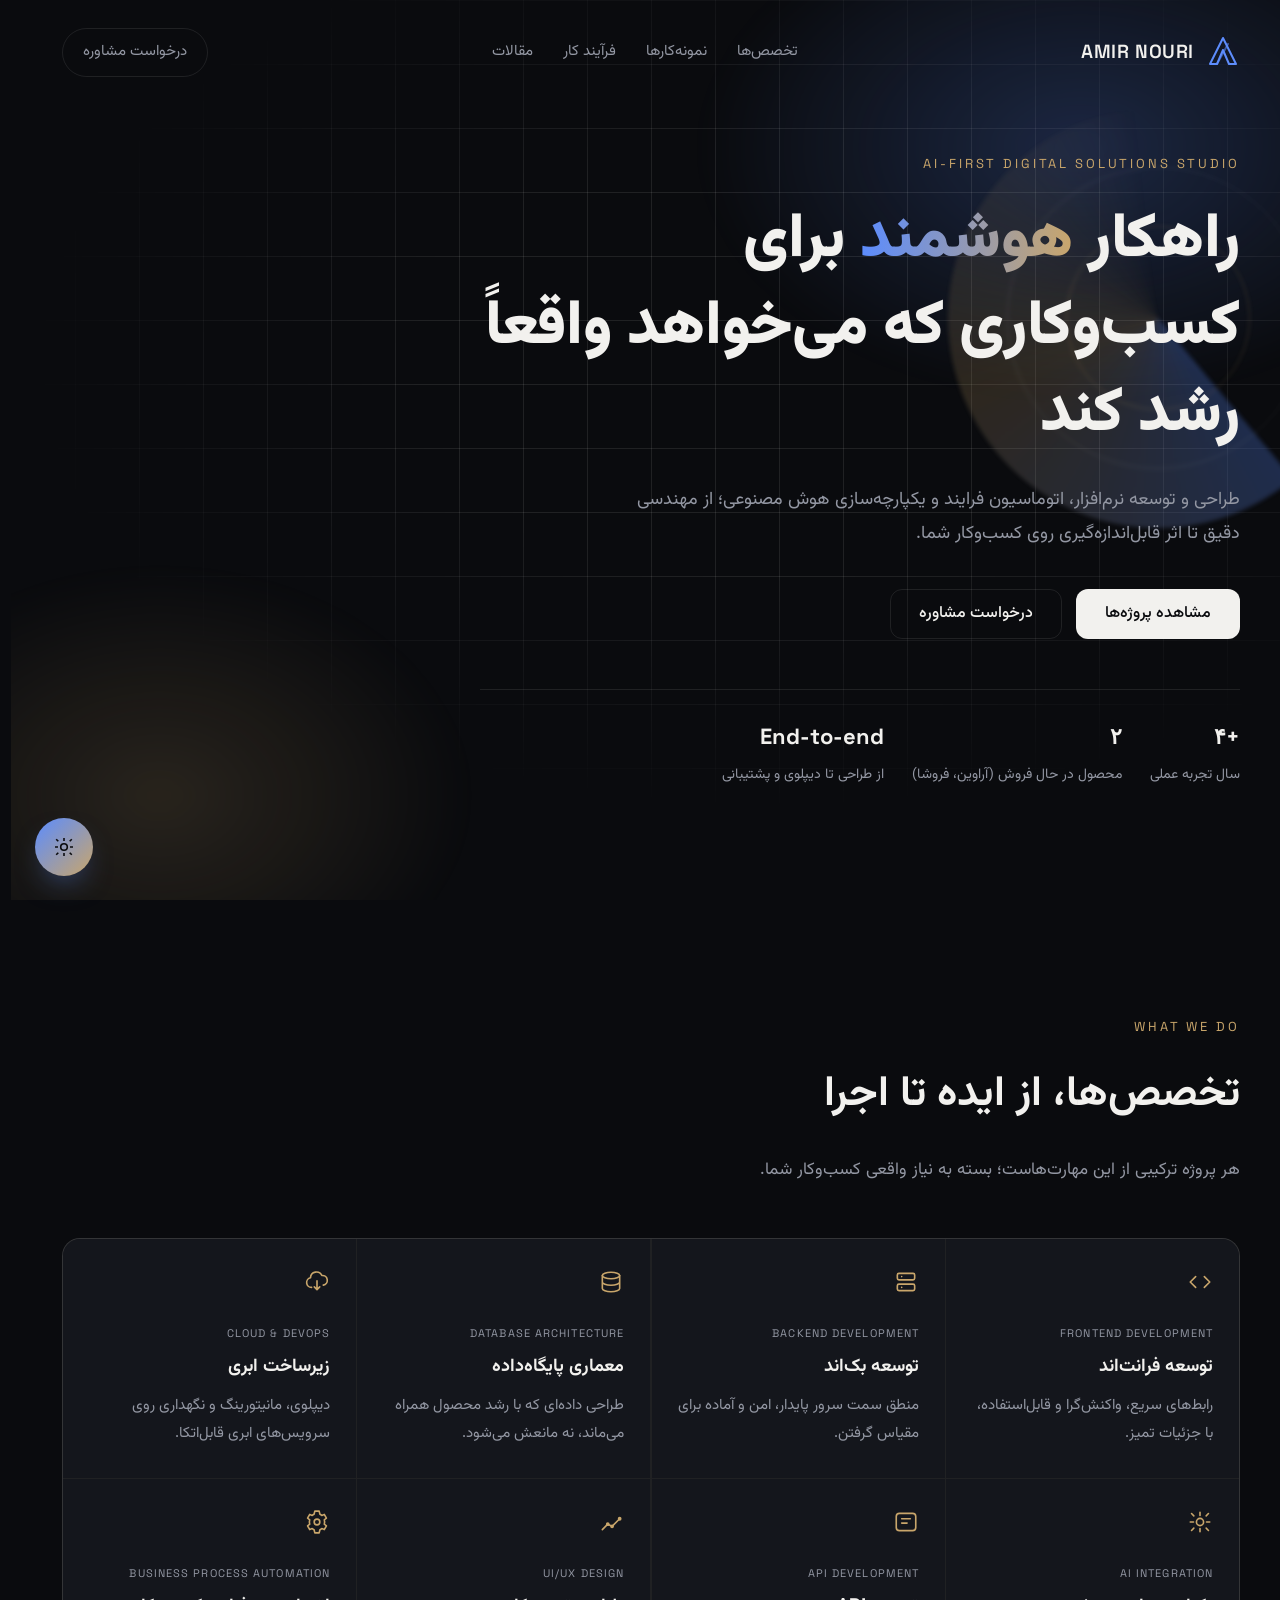
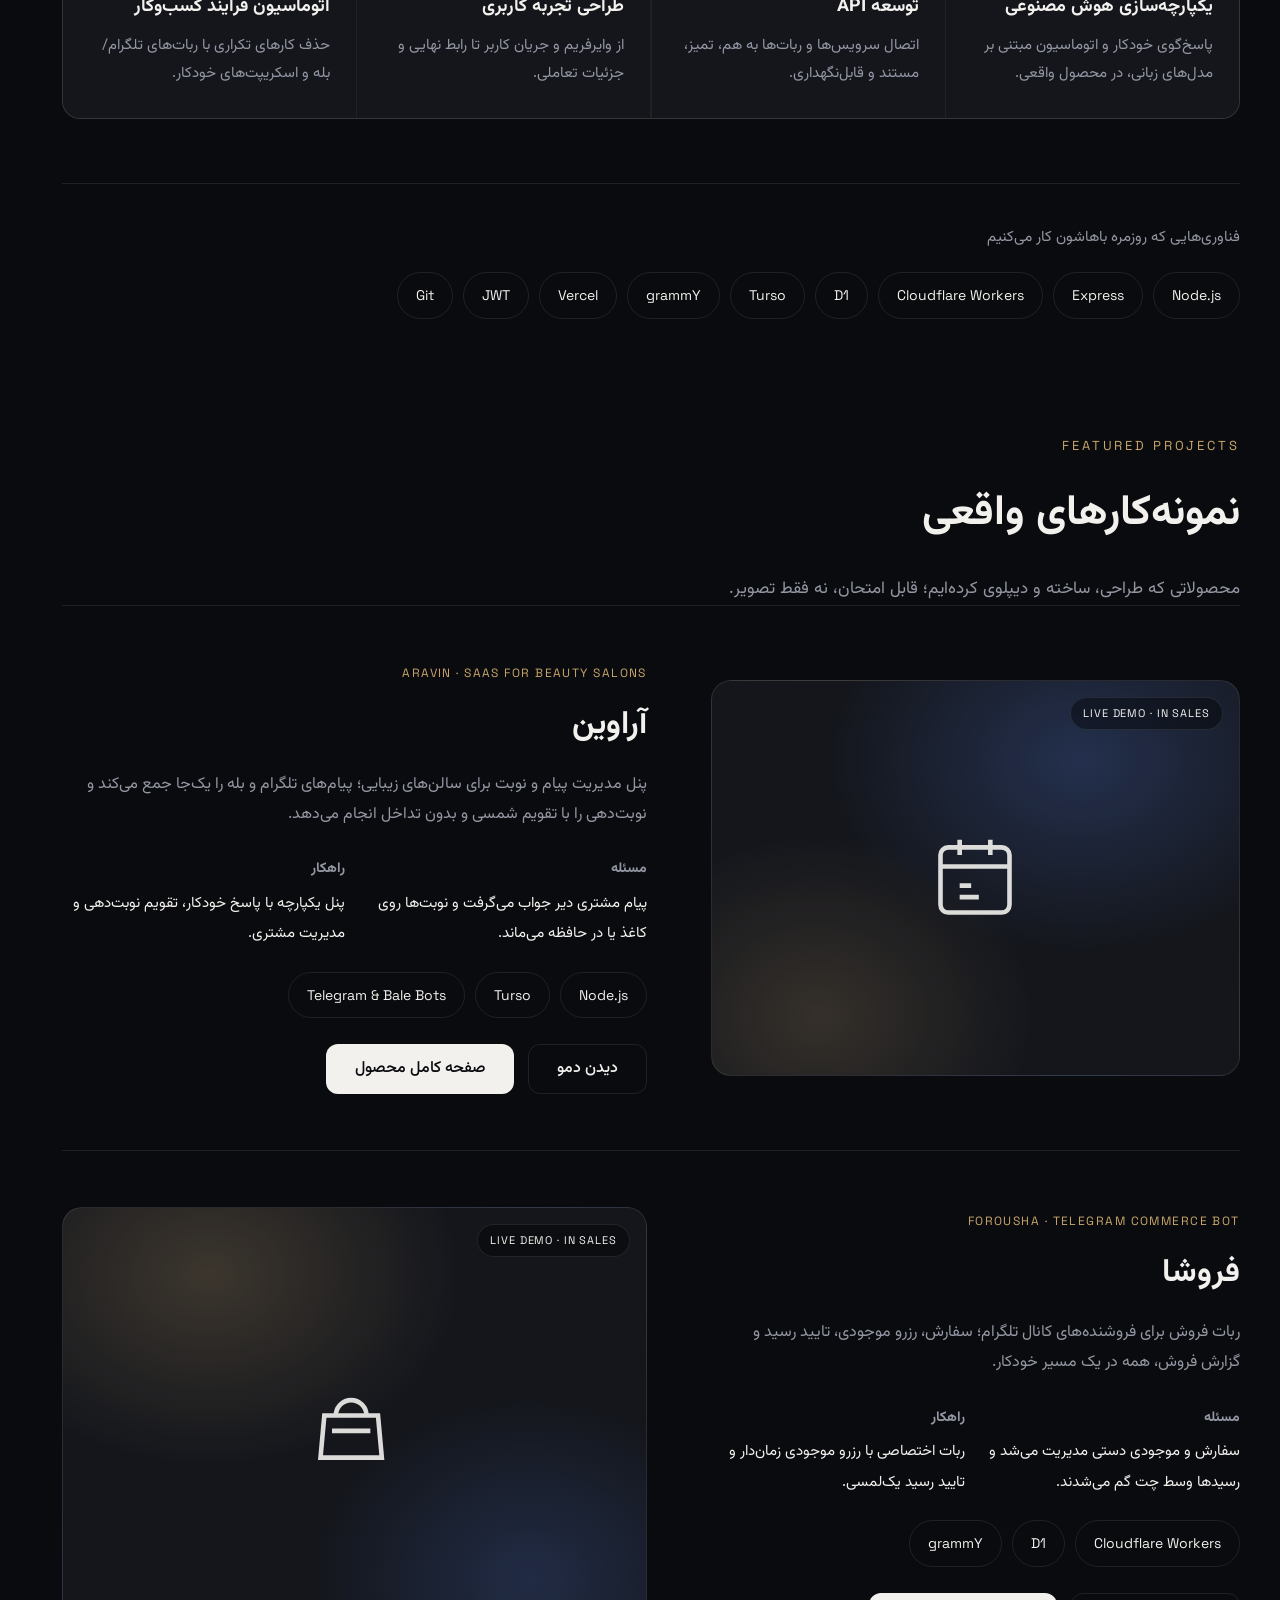
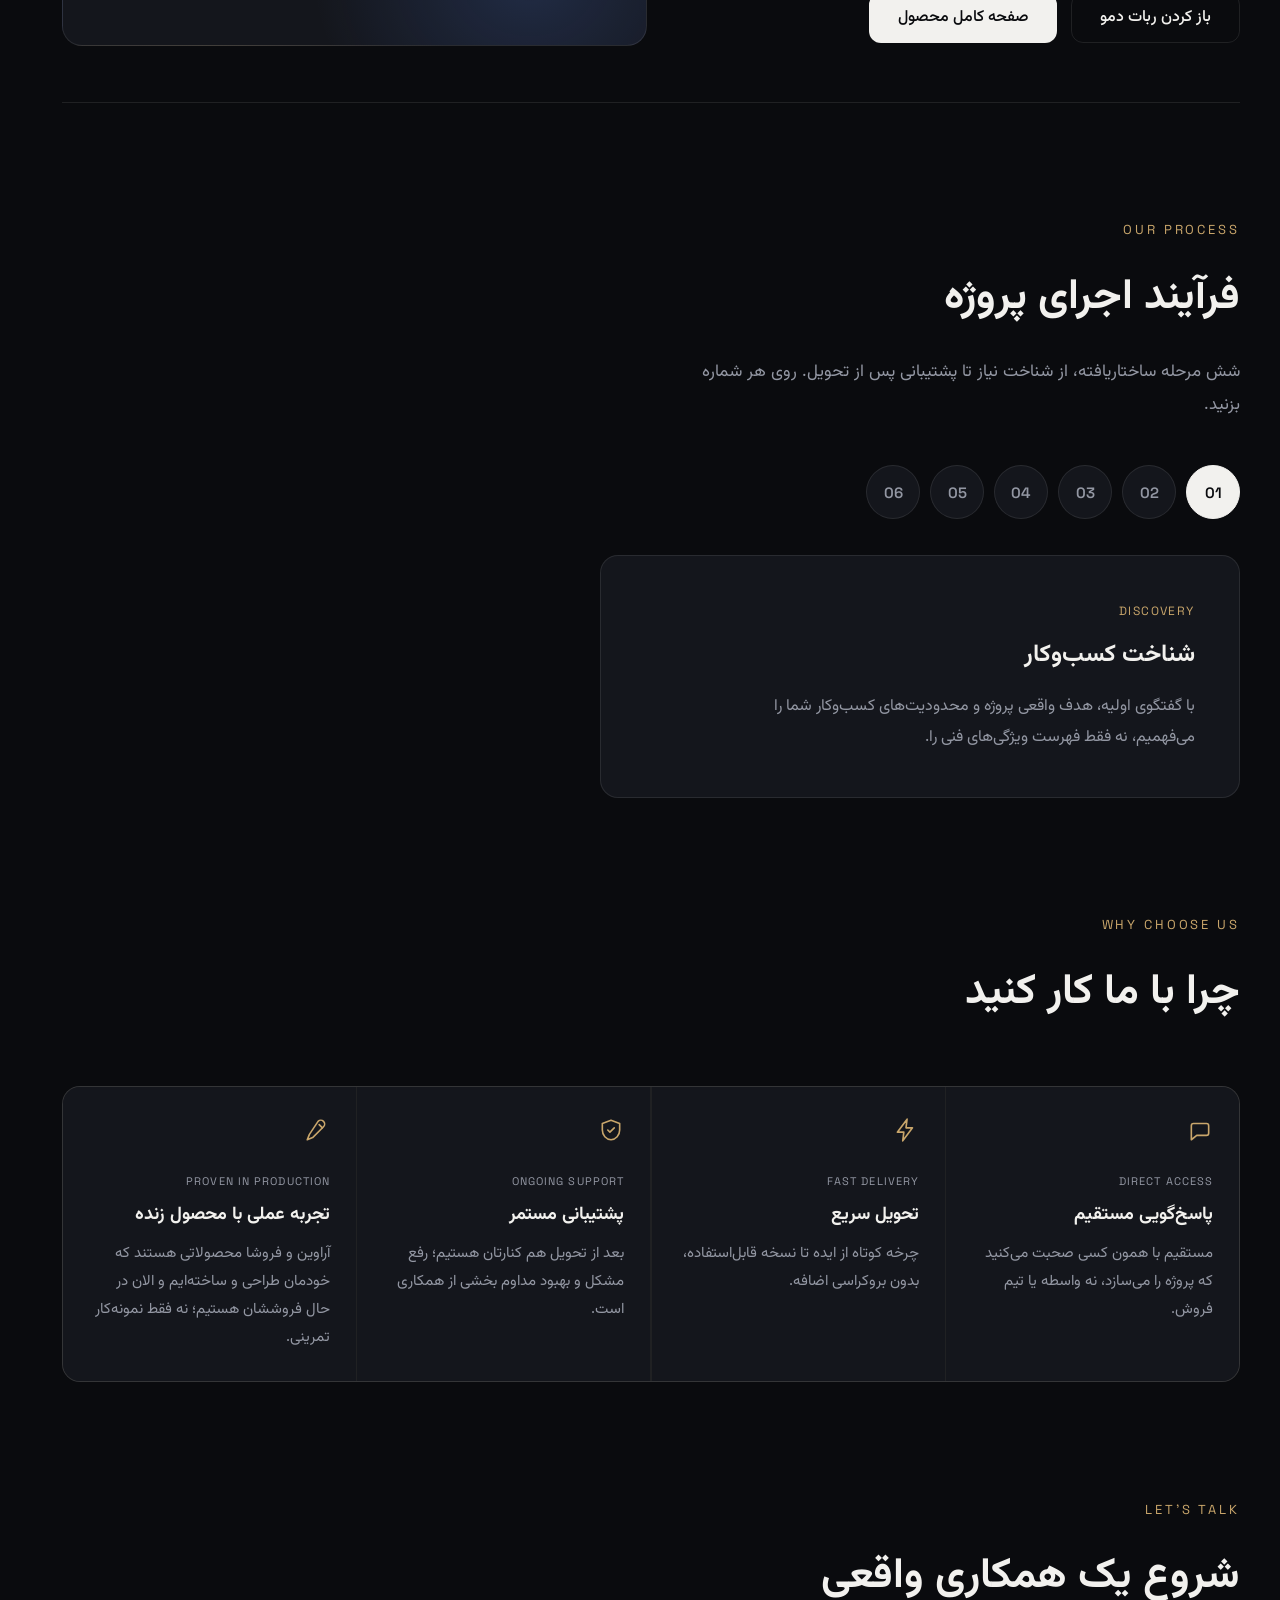
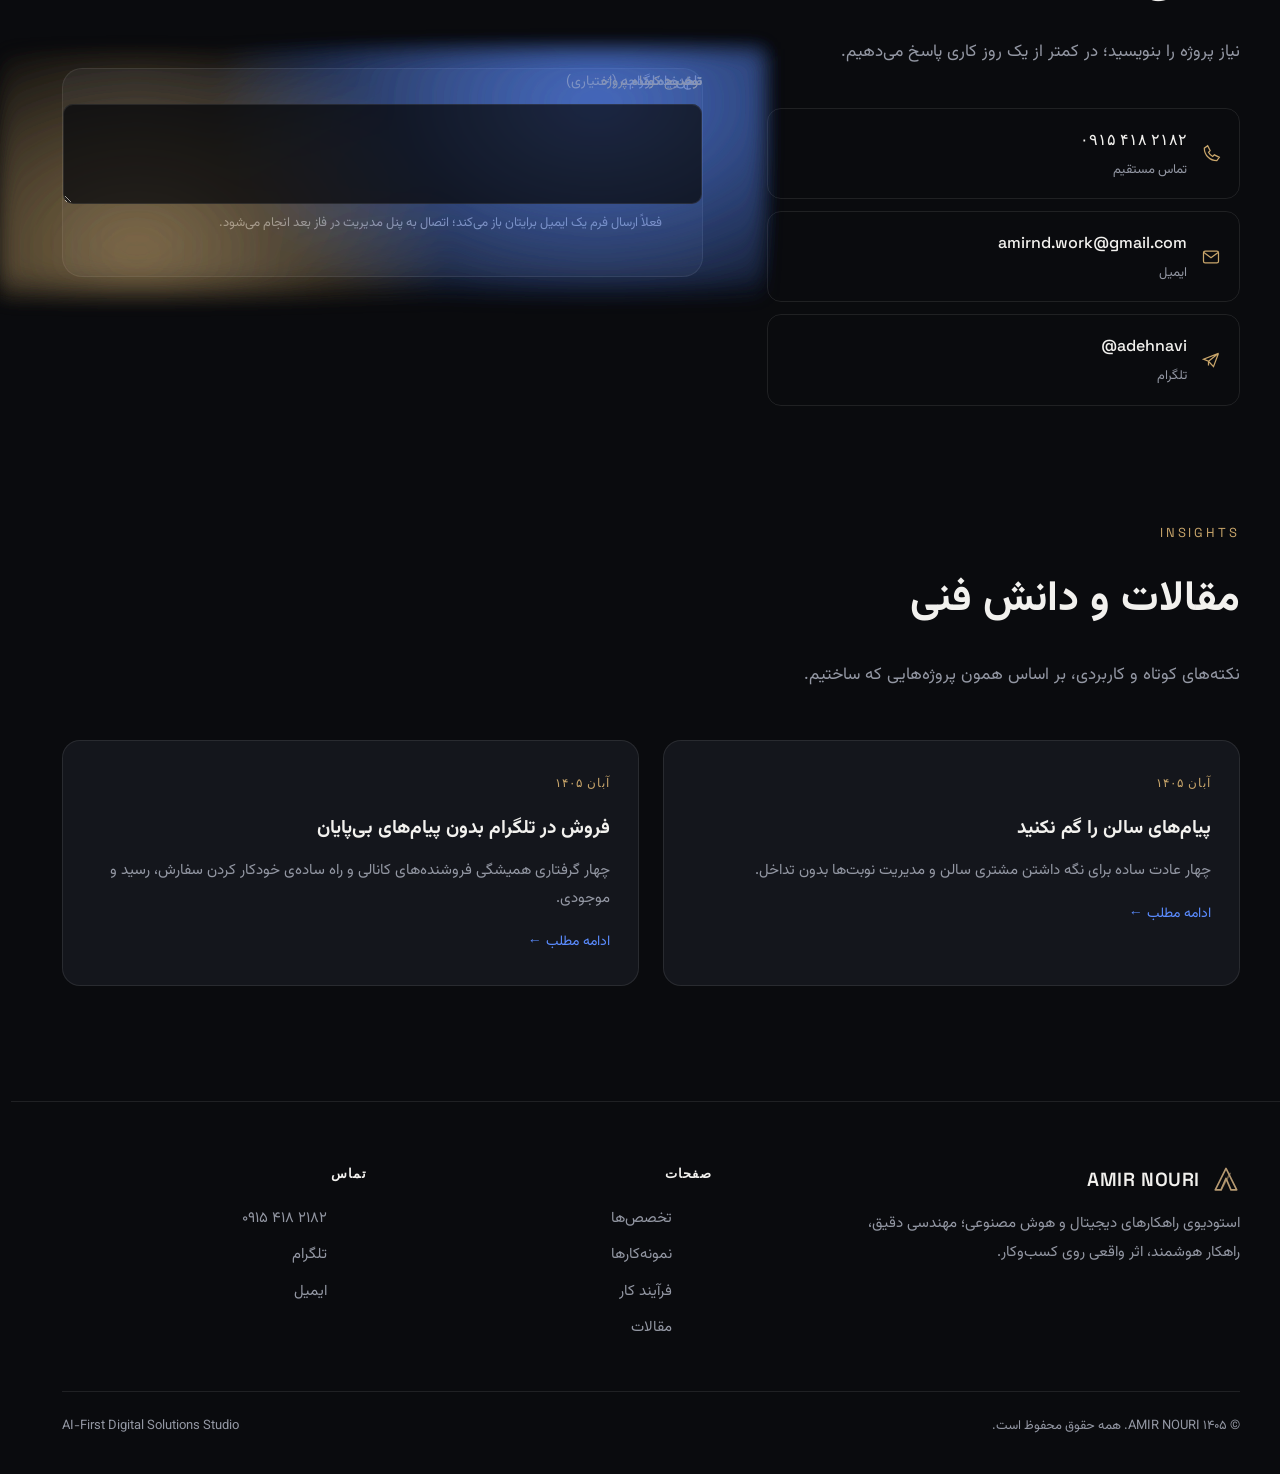
<file: index.html>
<!DOCTYPE html>
<html lang="fa" dir="rtl" class="js">
<head>
<meta charset="utf-8">
<meta name="viewport" content="width=device-width, initial-scale=1">
<title>AMIR NOURI — Technology & Digital Solutions Studio</title>
<meta name="description" content="استودیوی راهکارهای دیجیتال و هوش مصنوعی. مهندسی دقیق، راهکار هوشمند، اثر واقعی روی کسب‌وکار.">
<meta name="robots" content="index, follow">
<link rel="canonical" href="https://www.andev.ir/">
<meta name="theme-color" content="#0A0B0E">

<meta property="og:type" content="website">
<meta property="og:locale" content="fa_IR">
<meta property="og:site_name" content="AMIR NOURI">
<meta property="og:title" content="AMIR NOURI — Technology & Digital Solutions Studio">
<meta property="og:description" content="استودیوی راهکارهای دیجیتال و هوش مصنوعی. مهندسی دقیق، راهکار هوشمند، اثر واقعی روی کسب‌وکار.">
<meta property="og:url" content="https://www.andev.ir/">
<meta property="og:image" content="https://www.andev.ir/og-cover.png">
<meta name="twitter:card" content="summary_large_image">
<meta name="twitter:title" content="AMIR NOURI — Technology & Digital Solutions Studio">
<meta name="twitter:description" content="استودیوی راهکارهای دیجیتال و هوش مصنوعی. مهندسی دقیق، راهکار هوشمند، اثر واقعی روی کسب‌وکار.">
<meta name="twitter:image" content="https://www.andev.ir/og-cover.png">

<link rel="icon" href="/favicon.svg" type="image/svg+xml">
<link rel="alternate icon" href="/favicon.ico">

<link rel="preconnect" href="https://fonts.googleapis.com">
<link rel="preconnect" href="https://fonts.gstatic.com" crossorigin>
<link href="https://fonts.googleapis.com/css2?family=Space+Grotesk:wght@500;600;700&family=Vazirmatn:wght@400;500;700;900&display=swap" rel="stylesheet">

<script type="application/ld+json">
{
  "@context": "https://schema.org",
  "@type": "ProfessionalService",
  "name": "AMIR NOURI",
  "url": "https://www.andev.ir/",
  "description": "استودیوی راهکارهای دیجیتال و هوش مصنوعی برای کسب‌وکارهای کوچک: توسعه وب، اتوماسیون فرایند و یکپارچه‌سازی هوش مصنوعی.",
  "telephone": "+989154182182",
  "email": "amirnd.work@gmail.com",
  "founder": { "@type": "Person", "name": "Amir Nouri" },
  "areaServed": "IR",
  "sameAs": ["https://t.me/adehnavi"]
}
</script>
<style>
:root{
  --ink:#0A0B0E; --surface:#14161C; --line:rgba(255,255,255,.09);
  --text:#F2F1EE; --muted:#9397A3;
  --gold:#C9A66B; --signal:#5B8CFF;
  --f-en:'Space Grotesk',sans-serif; --f-fa:'Vazirmatn',Tahoma,sans-serif;
}
*{box-sizing:border-box;margin:0}
html{scroll-behavior:smooth}
body{background:var(--ink);color:var(--text);font-family:var(--f-fa);line-height:1.9;overflow-x:hidden}
.wrap{width:min(1180px,92vw);margin-inline:auto}

.top{position:absolute;inset-inline:0;top:0;z-index:5;padding:28px 0}
.top-in{display:flex;align-items:center;justify-content:space-between}
.logo{display:flex;align-items:center;gap:12px;text-decoration:none;color:var(--text)}
.logo b{font-family:var(--f-en);font-weight:600;font-size:19px;letter-spacing:.03em}
.navlink{color:var(--muted);text-decoration:none;font-size:15px;border:1px solid var(--line);padding:9px 20px;border-radius:999px;transition:border-color .2s,color .2s}
.navlink:hover{border-color:var(--gold);color:var(--text)}
.top .menu{display:flex;align-items:center;gap:30px}
.top .menu a{color:var(--muted);text-decoration:none;font-size:15px;transition:color .2s}
.top .menu a:hover{color:var(--text)}
@media (max-width:980px){.top .menu{display:none}}
.skip-link{position:fixed;top:-60px;inset-inline-start:16px;z-index:100;background:var(--text);color:var(--ink);padding:10px 18px;border-radius:10px;text-decoration:none;font-size:14px;transition:top .2s}
.skip-link:focus{top:16px}

.hero{position:relative;min-height:100vh;display:flex;align-items:center;padding-top:110px;padding-bottom:70px;overflow:hidden}
.field{position:absolute;inset:0;z-index:0}
.field::before{content:"";position:absolute;inset:-10%;background:
  radial-gradient(640px 420px at 78% 22%, rgba(91,140,255,.22), transparent 60%),
  radial-gradient(520px 380px at 18% 82%, rgba(201,166,107,.16), transparent 60%);
  filter:blur(10px)}
.grid{position:absolute;inset:0;background-image:linear-gradient(var(--line) 1px,transparent 1px),linear-gradient(90deg,var(--line) 1px,transparent 1px);background-size:64px 64px;-webkit-mask-image:radial-gradient(ellipse 70% 60% at 60% 40%,#000 40%,transparent 85%);mask-image:radial-gradient(ellipse 70% 60% at 60% 40%,#000 40%,transparent 85%)}
.orb{position:absolute;width:420px;height:420px;border-radius:50%;right:-6%;top:12%;background:conic-gradient(from 140deg,rgba(91,140,255,.35),rgba(201,166,107,.25),transparent 60%);filter:blur(2px);opacity:.75;will-change:transform}
.orb::after{content:"";position:absolute;inset:14%;border-radius:50%;border:1px solid rgba(255,255,255,.14)}
.orb::before{content:"";position:absolute;inset:28%;border-radius:50%;border:1px solid rgba(201,166,107,.35)}

.hero-in{position:relative;z-index:2;max-width:760px}
.eyebrow{font-family:var(--f-en);font-size:13px;letter-spacing:.22em;color:var(--gold);text-transform:uppercase}
h1{font-size:clamp(34px,5.6vw,62px);line-height:1.4;font-weight:900;margin-top:22px}
h1 em{font-style:normal;background:linear-gradient(90deg,var(--signal),var(--gold));-webkit-background-clip:text;background-clip:text;color:transparent}
.lead{color:var(--muted);font-size:18px;max-width:34em;margin-top:24px}
.cta-row{display:flex;flex-wrap:wrap;gap:14px;margin-top:38px}
.btn{display:inline-flex;align-items:center;gap:8px;min-height:50px;padding:0 28px;border-radius:12px;font-family:var(--f-fa);font-weight:500;font-size:16px;text-decoration:none;border:1px solid transparent;transition:transform .15s,background .2s,border-color .2s}
.btn:active{transform:translateY(1px)}
.btn-fill{background:var(--text);color:var(--ink)}
.btn-fill:hover{background:#fff}
.btn-line{border-color:var(--line);color:var(--text)}
.btn-line:hover{border-color:var(--gold)}
.trust{display:flex;gap:28px;flex-wrap:wrap;margin-top:50px;padding-top:26px;border-top:1px solid var(--line)}
.trust div b{display:block;font-family:var(--f-en);font-size:22px;font-weight:700}
.trust div span{display:block;color:var(--muted);font-size:14px;margin-top:4px}

@keyframes rise{from{opacity:0;transform:translateY(18px)}to{opacity:1;transform:none}}
.a>*{opacity:0;animation:rise .7s ease both}
.a>*:nth-child(2){animation-delay:.1s}
.a>*:nth-child(3){animation-delay:.2s}
.a>*:nth-child(4){animation-delay:.3s}
.a>*:nth-child(5){animation-delay:.4s}

@media (max-width:760px){
  .orb{width:260px;height:260px;right:-20%;top:4%}
  .navlink{display:none}
}
@media (prefers-reduced-motion:reduce){
  *{animation:none!important;transition:none!important}
  .orb{transform:none!important}
}

/* ===== Services / Expertise (Phase 2) ===== */
.sec{padding:clamp(80px,9vw,140px) 0}
.sec+.sec{padding-top:0}
.sec .eyebrow{display:block}
.sec h2{font-size:clamp(28px,3.4vw,42px);font-weight:700;margin-top:16px;max-width:14em}
.sec-intro{color:var(--muted);max-width:32em;margin-top:18px;font-size:17px}

.svc-grid{display:grid;grid-template-columns:repeat(4,1fr);gap:1px;background:var(--line);margin-top:52px;border:1px solid var(--line);border-radius:18px;overflow:hidden}
.svc{background:var(--surface);padding:30px 26px;transition:background .25s}
.svc:hover{background:#191c23}
.svc svg{width:26px;height:26px;stroke:var(--gold);fill:none;stroke-width:1.5;stroke-linecap:round;stroke-linejoin:round}
.svc em{display:block;font-style:normal;font-family:var(--f-en);font-size:11px;letter-spacing:.1em;color:var(--muted);margin-top:16px}
.svc h3{font-family:var(--f-fa);font-size:18px;font-weight:700;margin-top:6px}
.svc p{color:var(--muted);font-size:15px;margin-top:8px;line-height:1.85}

.stack-block{margin-top:64px;padding-top:40px;border-top:1px solid var(--line)}
.stack-label{font-size:15px;color:var(--muted)}
.chips{display:flex;flex-wrap:wrap;gap:10px;margin-top:20px}
.chip{font-family:var(--f-en);font-size:14px;padding:9px 18px;border:1px solid var(--line);border-radius:999px;color:var(--text)}

@media (max-width:980px){.svc-grid{grid-template-columns:repeat(2,1fr)}}
@media (max-width:560px){.svc-grid{grid-template-columns:1fr}}

.proj{display:grid;grid-template-columns:.95fr 1.05fr;gap:clamp(28px,5vw,64px);align-items:center;padding:56px 0;border-top:1px solid var(--line)}
.proj:last-child{border-bottom:1px solid var(--line)}
.proj.alt .proj-visual{order:2}
.proj-visual{position:relative;aspect-ratio:4/3;border-radius:20px;border:1px solid var(--line);overflow:hidden;display:flex;align-items:center;justify-content:center}
.pv-aravin{background:radial-gradient(420px 320px at 70% 20%,rgba(91,140,255,.22),transparent 60%),radial-gradient(360px 300px at 20% 85%,rgba(201,166,107,.18),transparent 60%),var(--surface)}
.pv-forousha{background:radial-gradient(420px 320px at 25% 15%,rgba(201,166,107,.22),transparent 60%),radial-gradient(360px 300px at 80% 85%,rgba(91,140,255,.18),transparent 60%),var(--surface)}
.proj-visual svg{width:30%;max-width:92px;stroke:var(--text);fill:none;stroke-width:1.2;opacity:.9}
.status-tag{position:absolute;top:16px;inset-inline-start:16px;font-family:var(--f-en);font-size:11px;letter-spacing:.08em;padding:5px 12px;border-radius:999px;background:rgba(0,0,0,.4);border:1px solid var(--line)}
.proj-copy em{display:block;font-style:normal;font-family:var(--f-en);font-size:12px;letter-spacing:.12em;color:var(--gold)}
.proj-copy h3{font-size:clamp(24px,2.6vw,32px);font-weight:700;margin-top:10px}
.proj-pitch{color:var(--muted);margin-top:14px;font-size:16px;max-width:36em}
.proj-pair{display:grid;grid-template-columns:1fr 1fr;gap:20px;margin-top:26px}
.proj-pair b{display:block;font-size:14px;color:var(--muted);margin-bottom:6px}
.proj-pair span{font-size:15px;line-height:1.85}
.proj .chips{margin-top:22px}
.proj .cta-row{margin-top:26px}

@media (max-width:860px){.proj{grid-template-columns:1fr}.proj.alt .proj-visual{order:0}}

.tl-nums{display:flex;gap:10px;flex-wrap:wrap;margin-top:44px}
.tl-n{width:54px;height:54px;border-radius:50%;border:1px solid var(--line);background:var(--surface);color:var(--muted);font-family:var(--f-en);font-weight:600;font-size:15px;cursor:pointer;transition:border-color .2s,color .2s,background .2s}
.tl-n:hover{border-color:var(--gold)}
.tl-n[aria-selected="true"]{background:var(--text);color:var(--ink);border-color:var(--text)}
.tl-panel{margin-top:36px;padding:clamp(26px,4vw,44px);border:1px solid var(--line);border-radius:18px;background:var(--surface);max-width:640px}
.tl-panel em{display:block;font-style:normal;font-family:var(--f-en);font-size:12px;letter-spacing:.12em;color:var(--gold)}
.tl-panel h3{font-size:24px;font-weight:700;margin-top:10px}
.tl-panel p{color:var(--muted);margin-top:14px;font-size:16px;max-width:30em}

.insight-grid{display:grid;grid-template-columns:repeat(2,1fr);gap:24px;margin-top:48px}
.insight{display:block;text-decoration:none;color:var(--text);padding:28px;border:1px solid var(--line);border-radius:18px;background:var(--surface);transition:border-color .25s,transform .25s}
.insight:hover{border-color:var(--gold);transform:translateY(-4px)}
.insight .meta{font-family:var(--f-en);font-size:12px;letter-spacing:.08em;color:var(--gold)}
.insight h3{font-size:19px;margin-top:12px}
.insight p{color:var(--muted);font-size:15px;margin-top:10px;line-height:1.85}
.insight .more{display:inline-block;margin-top:16px;font-size:14px;color:var(--signal)}
@media (max-width:760px){.insight-grid{grid-template-columns:1fr}}

footer{padding:60px 0 36px;border-top:1px solid var(--line);color:var(--muted);font-size:15px}
.foot{display:grid;grid-template-columns:1.6fr 1fr 1fr;gap:40px}
.foot h4{font-family:var(--f-en);font-size:13px;letter-spacing:.08em;color:var(--text);margin-bottom:14px}
.foot li{list-style:none}
.foot li a{display:inline-block;padding:4px 0;text-decoration:none;color:var(--muted);transition:color .2s}
.foot li a:hover{color:var(--text)}
.foot p{max-width:26em;margin-top:12px;font-size:15px}
.copy{margin-top:44px;padding-top:22px;border-top:1px solid var(--line);display:flex;flex-wrap:wrap;justify-content:space-between;gap:10px;font-size:13px}
@media (max-width:760px){.foot{grid-template-columns:1fr 1fr}.foot>div:first-child{grid-column:1/-1}}

.ai-fab{position:fixed;inset-inline-end:24px;bottom:24px;z-index:70;width:58px;height:58px;border-radius:50%;border:0;cursor:pointer;background:linear-gradient(135deg,var(--signal),var(--gold));display:flex;align-items:center;justify-content:center;box-shadow:0 14px 30px -12px rgba(91,140,255,.55);transition:transform .2s}
.ai-fab:hover{transform:scale(1.06)}
.ai-fab svg{width:24px;height:24px;stroke:#0A0B0E;fill:none;stroke-width:1.6}
.ai-panel{position:fixed;inset-inline-end:24px;bottom:94px;z-index:70;width:min(360px,88vw);height:min(480px,70vh);background:var(--surface);border:1px solid var(--line);border-radius:20px;display:flex;flex-direction:column;overflow:hidden;box-shadow:0 30px 60px -24px rgba(0,0,0,.6);opacity:0;transform:translateY(16px) scale(.98);pointer-events:none;transition:opacity .25s ease,transform .25s ease}
.ai-panel.open{opacity:1;transform:none;pointer-events:auto}
.ai-head{display:flex;align-items:center;gap:10px;padding:16px 18px;border-bottom:1px solid var(--line)}
.ai-head .dot{width:8px;height:8px;border-radius:50%;background:#3DD68C}
.ai-head b{font-size:15px;font-weight:500}
.ai-head span{display:block;font-size:12px;color:var(--muted)}
.ai-close{margin-inline-start:auto;background:none;border:0;color:var(--muted);cursor:pointer;font-size:18px;line-height:1}
.ai-body{flex:1;overflow-y:auto;padding:16px 18px;display:flex;flex-direction:column;gap:10px}
.ai-msg{max-width:84%;padding:10px 14px;border-radius:14px;font-size:14px;line-height:1.85}
.ai-msg.bot{align-self:flex-start;background:var(--ink);border:1px solid var(--line);border-end-start-radius:4px}
.ai-msg.user{align-self:flex-end;background:linear-gradient(135deg,var(--signal),#3f6fe0);color:#fff;border-end-end-radius:4px}
.ai-typing{align-self:flex-start;display:flex;gap:4px;padding:10px 14px}
.ai-typing i{width:6px;height:6px;border-radius:50%;background:var(--muted);opacity:.4;animation:blink 1s infinite}
.ai-typing i:nth-child(2){animation-delay:.15s}
.ai-typing i:nth-child(3){animation-delay:.3s}
@keyframes blink{0%,80%,100%{opacity:.3}40%{opacity:1}}
.ai-row{display:flex;gap:8px;padding:14px;border-top:1px solid var(--line)}
.ai-row input{flex:1;background:var(--ink);border:1px solid var(--line);border-radius:999px;padding:11px 16px;color:var(--text);font-family:var(--f-fa);font-size:14px}
.ai-row input:focus{outline:none;border-color:var(--gold)}
.ai-row button{width:40px;height:40px;border-radius:50%;border:0;background:var(--text);color:var(--ink);cursor:pointer;flex:none}
@media (prefers-reduced-motion:reduce){.ai-fab:hover{transform:none}}

.contact-wrap{display:grid;grid-template-columns:.85fr 1.15fr;gap:clamp(28px,5vw,72px);align-items:start}
.quick-cards{display:flex;flex-direction:column;gap:12px;margin-top:40px}
.qc{display:flex;align-items:center;gap:14px;padding:16px 18px;border:1px solid var(--line);border-radius:14px;text-decoration:none;color:var(--text);transition:border-color .2s,transform .2s}
.qc:hover{border-color:var(--gold);transform:translateY(-2px)}
.qc svg{width:20px;height:20px;stroke:var(--gold);fill:none;stroke-width:1.5;flex:none}
.qc span{display:block;color:var(--muted);font-size:13px}
.qc b{font-weight:500;font-family:var(--f-en)}
.form-card{background:var(--surface);border:1px solid var(--line);border-radius:20px;padding:clamp(24px,4vw,40px)}
.frow{display:grid;grid-template-columns:1fr 1fr;gap:16px;margin-bottom:16px}
.field{display:flex;flex-direction:column;gap:8px}
.field label{font-size:14px;color:var(--muted)}
.field input,.field select,.field textarea{background:var(--ink);border:1px solid var(--line);border-radius:10px;padding:12px 14px;color:var(--text);font-family:var(--f-fa);font-size:15px}
.field input:focus,.field select:focus,.field textarea:focus{outline:none;border-color:var(--gold)}
.field textarea{resize:vertical;min-height:100px}
.form-note{font-size:13px;color:var(--muted);margin-top:14px}
@media (max-width:760px){.contact-wrap{grid-template-columns:1fr}.frow{grid-template-columns:1fr}}

.rv{transition:opacity .6s ease,transform .6s ease}
.js .rv:not(.in){opacity:0;transform:translateY(16px)}

/* per-section signature reveals */
@keyframes popScale{from{opacity:0;transform:scale(.92) translateY(10px)}to{opacity:1;transform:none}}
@keyframes slideA{from{opacity:0;transform:translateX(36px)}to{opacity:1;transform:none}}
@keyframes slideB{from{opacity:0;transform:translateX(-36px)}to{opacity:1;transform:none}}
@keyframes tiltIn{from{opacity:0;transform:perspective(700px) rotateX(10deg) translateY(14px)}to{opacity:1;transform:perspective(700px) rotateX(0) translateY(0)}}

.js .rv.pop:not(.in){opacity:0;transform:scale(.92) translateY(10px)}
.rv.pop.in{animation:popScale .65s cubic-bezier(.22,.8,.3,1) both;animation-delay:calc(var(--d,0) * 80ms)}

.js .rv.slide:not(.in){opacity:0;transform:translateX(36px)}
.rv.slide.in{animation:slideA .75s cubic-bezier(.22,.8,.3,1) both}
.proj.alt.rv.slide:not(.in){transform:translateX(-36px)}
.proj.alt.rv.slide.in{animation:slideB .75s cubic-bezier(.22,.8,.3,1) both}

.js .rv.step:not(.in){opacity:0;transform:scale(.75)}
.rv.step.in{animation:popScale .5s ease both;animation-delay:calc(var(--d,0) * 90ms)}

.js .rv.tilt:not(.in){opacity:0;transform:perspective(700px) rotateX(10deg) translateY(14px)}
.rv.tilt.in{animation:tiltIn .7s cubic-bezier(.22,.8,.3,1) both;animation-delay:calc(var(--d,0) * 90ms)}

/* subtle hover micro-interactions */
.svc{transition:background .25s,transform .25s}
.svc:hover{transform:translateY(-4px)}
.svc svg{transition:stroke .25s,transform .25s}
.svc:hover svg{stroke:var(--signal);transform:scale(1.08)}
.proj-visual{transition:box-shadow .3s ease,transform .3s ease}
.proj-visual:hover{transform:translateY(-3px);box-shadow:0 0 0 1px rgba(201,166,107,.35),0 26px 46px -24px rgba(91,140,255,.4)}
.tl-n{transition:border-color .2s,color .2s,background .2s,transform .2s}
.tl-n:hover{transform:translateY(-2px)}
.chip{transition:border-color .2s,transform .2s}
.chip:hover{border-color:var(--gold);transform:translateY(-2px)}
.btn{transition:transform .2s,background .2s,border-color .2s}
.btn-line:hover,.btn-ghost:hover{transform:translateY(-2px)}
.btn-fill:hover{transform:translateY(-2px)}

@media (prefers-reduced-motion:reduce){
  .js .rv:not(.in),.js .rv.pop:not(.in),.js .rv.slide:not(.in),.js .rv.step:not(.in),.js .rv.tilt:not(.in){opacity:1;transform:none}
  .svc:hover,.proj-visual:hover,.tl-n:hover,.chip:hover,.btn:hover{transform:none}
}
</style>
</head>
<body>
<a class="skip-link" href="#top">رفتن به محتوای اصلی</a>

<header class="top">
  <div class="wrap top-in">
    <a class="logo" href="#top" aria-label="AMIR NOURI">
      <svg width="34" height="34" viewBox="0 0 34 34" aria-hidden="true">
        <defs><linearGradient id="g" x1="0" y1="0" x2="34" y2="34"><stop offset="0" stop-color="#5B8CFF"/><stop offset="1" stop-color="#C9A66B"/></linearGradient></defs>
        <path d="M17 3 L30 29 H23 L17 15 L11 29 H4 Z" fill="none" stroke="url(#g)" stroke-width="2" stroke-linejoin="round"/>
        <path d="M11 29 L22 9" stroke="url(#g)" stroke-width="2" stroke-linecap="round" opacity=".55"/>
      </svg>
      <b>AMIR NOURI</b>
    </a>
    <nav class="menu">
      <a href="#services">تخصص‌ها</a>
      <a href="#work">نمونه‌کارها</a>
      <a href="#process">فرآیند کار</a>
      <a href="/blog/">مقالات</a>
    </nav>
    <a class="navlink" href="#contact">درخواست مشاوره</a>
  </div>
</header>

<section class="hero" id="top">
  <div class="field" aria-hidden="true"></div>
  <div class="grid" aria-hidden="true"></div>
  <div class="orb" id="orb" aria-hidden="true"></div>
  <div class="wrap">
    <div class="hero-in a">
      <p class="eyebrow">AI-FIRST DIGITAL SOLUTIONS STUDIO</p>
      <h1>راهکار <em>هوشمند</em> برای کسب‌وکاری که می‌خواهد واقعاً رشد کند</h1>
      <p class="lead">طراحی و توسعه نرم‌افزار، اتوماسیون فرایند و یکپارچه‌سازی هوش مصنوعی؛ از مهندسی دقیق تا اثر قابل‌اندازه‌گیری روی کسب‌وکار شما.</p>
      <div class="cta-row">
        <a class="btn btn-fill" href="#work">مشاهده پروژه‌ها</a>
        <a class="btn btn-line" href="#contact">درخواست مشاوره</a>
      </div>
      <div class="trust">
        <div><b>+۴</b><span>سال تجربه عملی</span></div>
        <div><b>۲</b><span>محصول در حال فروش (آراوین، فروشا)</span></div>
        <div><b>End-to-end</b><span>از طراحی تا دیپلوی و پشتیبانی</span></div>
      </div>
    </div>
  </div>
</section>

<section class="sec" id="services">
  <div class="wrap">
    <p class="eyebrow rv">WHAT WE DO</p>
    <h2 class="rv">تخصص‌ها، از ایده تا اجرا</h2>
    <p class="sec-intro rv">هر پروژه ترکیبی از این مهارت‌هاست؛ بسته به نیاز واقعی کسب‌وکار شما.</p>

    <div class="svc-grid">
      <article class="svc rv pop" style="--d:0">
        <svg viewBox="0 0 24 24" aria-hidden="true"><path d="M8 7L3 12l5 5M16 7l5 5-5 5"/></svg>
        <em>FRONTEND DEVELOPMENT</em>
        <h3>توسعه فرانت‌اند</h3>
        <p>رابط‌های سریع، واکنش‌گرا و قابل‌استفاده، با جزئیات تمیز.</p>
      </article>
      <article class="svc rv pop" style="--d:1">
        <svg viewBox="0 0 24 24" aria-hidden="true"><rect x="4" y="4" width="16" height="6" rx="1.5"/><rect x="4" y="14" width="16" height="6" rx="1.5"/><path d="M8 7h.01M8 17h.01"/></svg>
        <em>BACKEND DEVELOPMENT</em>
        <h3>توسعه بک‌اند</h3>
        <p>منطق سمت سرور پایدار، امن و آماده برای مقیاس گرفتن.</p>
      </article>
      <article class="svc rv pop" style="--d:2">
        <svg viewBox="0 0 24 24" aria-hidden="true"><ellipse cx="12" cy="6" rx="8" ry="3"/><path d="M4 6v12c0 1.7 3.6 3 8 3s8-1.3 8-3V6M4 12c0 1.7 3.6 3 8 3s8-1.3 8-3"/></svg>
        <em>DATABASE ARCHITECTURE</em>
        <h3>معماری پایگاه‌داده</h3>
        <p>طراحی داده‌ای که با رشد محصول همراه می‌ماند، نه مانعش می‌شود.</p>
      </article>
      <article class="svc rv pop" style="--d:3">
        <svg viewBox="0 0 24 24" aria-hidden="true"><path d="M7 17a4.5 4.5 0 0 1-1-8.9A5.5 5.5 0 0 1 16.5 6a4.5 4.5 0 0 1 1.3 8.9"/><path d="M12 11v8M9.5 16.5L12 19l2.5-2.5"/></svg>
        <em>CLOUD &amp; DEVOPS</em>
        <h3>زیرساخت ابری</h3>
        <p>دیپلوی، مانیتورینگ و نگهداری روی سرویس‌های ابری قابل‌اتکا.</p>
      </article>
      <article class="svc rv pop" style="--d:4">
        <svg viewBox="0 0 24 24" aria-hidden="true"><path d="M12 3v3M12 18v3M4.2 4.2l2.1 2.1M17.7 17.7l2.1 2.1M3 12h3M18 12h3M4.2 19.8l2.1-2.1M17.7 6.3l2.1-2.1"/><circle cx="12" cy="12" r="3.3"/></svg>
        <em>AI INTEGRATION</em>
        <h3>یکپارچه‌سازی هوش مصنوعی</h3>
        <p>پاسخ‌گوی خودکار و اتوماسیون مبتنی بر مدل‌های زبانی، در محصول واقعی.</p>
      </article>
      <article class="svc rv pop" style="--d:5">
        <svg viewBox="0 0 24 24" aria-hidden="true"><path d="M8 9h8M8 13h5"/><rect x="3" y="4" width="18" height="16" rx="3"/></svg>
        <em>API DEVELOPMENT</em>
        <h3>توسعه API</h3>
        <p>اتصال سرویس‌ها و ربات‌ها به هم، تمیز، مستند و قابل‌نگهداری.</p>
      </article>
      <article class="svc rv pop" style="--d:6">
        <svg viewBox="0 0 24 24" aria-hidden="true"><path d="M4 19l5-5 4 2 7-7"/><circle cx="9" cy="14" r="1"/><circle cx="13" cy="16" r="1"/><circle cx="20" cy="9" r="1"/></svg>
        <em>UI/UX DESIGN</em>
        <h3>طراحی تجربه کاربری</h3>
        <p>از وایرفریم و جریان کاربر تا رابط نهایی و جزئیات تعاملی.</p>
      </article>
      <article class="svc rv pop" style="--d:7">
        <svg viewBox="0 0 24 24" aria-hidden="true"><circle cx="12" cy="12" r="2.6"/><path d="M19 12a7 7 0 0 0-.3-2l2-1.5-2-3.5-2.3.9a7 7 0 0 0-1.7-1L14 2h-4l-.7 2.9a7 7 0 0 0-1.7 1l-2.3-.9-2 3.5L5.3 10A7 7 0 0 0 5 12a7 7 0 0 0 .3 2l-2 1.5 2 3.5 2.3-.9a7 7 0 0 0 1.7 1L10 22h4l.7-2.9a7 7 0 0 0 1.7-1l2.3.9 2-3.5-2-1.5c.2-.6.3-1.3.3-2Z"/></svg>
        <em>BUSINESS PROCESS AUTOMATION</em>
        <h3>اتوماسیون فرایند کسب‌وکار</h3>
        <p>حذف کارهای تکراری با ربات‌های تلگرام/بله و اسکریپت‌های خودکار.</p>
      </article>
    </div>

    <div class="stack-block rv">
      <p class="stack-label">فناوری‌هایی که روزمره باهاشون کار می‌کنیم</p>
      <div class="chips">
        <span class="chip">Node.js</span>
        <span class="chip">Express</span>
        <span class="chip">Cloudflare Workers</span>
        <span class="chip">D1</span>
        <span class="chip">Turso</span>
        <span class="chip">grammY</span>
        <span class="chip">Vercel</span>
        <span class="chip">JWT</span>
        <span class="chip">Git</span>
      </div>
    </div>
  </div>
</section>

<section class="sec" id="work">
  <div class="wrap">
    <p class="eyebrow rv">FEATURED PROJECTS</p>
    <h2 class="rv">نمونه‌کارهای واقعی</h2>
    <p class="sec-intro rv">محصولاتی که طراحی، ساخته و دیپلوی کرده‌ایم؛ قابل امتحان، نه فقط تصویر.</p>

    <article class="proj rv slide">
      <div class="proj-visual pv-aravin">
        <span class="status-tag">LIVE DEMO · IN SALES</span>
        <svg viewBox="0 0 24 24" aria-hidden="true"><rect x="3" y="4" width="18" height="17" rx="2"/><path d="M3 9h18M8 2v4M16 2v4M8 14h3M8 17h5"/></svg>
      </div>
      <div class="proj-copy">
        <em>ARAVIN · SAAS FOR BEAUTY SALONS</em>
        <h3>آراوین</h3>
        <p class="proj-pitch">پنل مدیریت پیام و نوبت برای سالن‌های زیبایی؛ پیام‌های تلگرام و بله را یک‌جا جمع می‌کند و نوبت‌دهی را با تقویم شمسی و بدون تداخل انجام می‌دهد.</p>
        <div class="proj-pair">
          <div><b>مسئله</b><span>پیام مشتری دیر جواب می‌گرفت و نوبت‌ها روی کاغذ یا در حافظه می‌ماند.</span></div>
          <div><b>راهکار</b><span>پنل یکپارچه با پاسخ خودکار، تقویم نوبت‌دهی و مدیریت مشتری.</span></div>
        </div>
        <div class="chips">
          <span class="chip">Node.js</span><span class="chip">Turso</span><span class="chip">Telegram &amp; Bale Bots</span>
        </div>
        <div class="cta-row">
          <a class="btn btn-line" href="https://demo.andev.ir/" target="_blank" rel="noopener">دیدن دمو</a>
          <a class="btn btn-fill" href="/product-aravin.html">صفحه کامل محصول</a>
        </div>
      </div>
    </article>

    <article class="proj alt rv slide">
      <div class="proj-visual pv-forousha">
        <span class="status-tag">LIVE DEMO · IN SALES</span>
        <svg viewBox="0 0 24 24" aria-hidden="true"><path d="M7 9a4 4 0 0 1 8 0M4 9h14l1 11H3z"/><path d="M6 13h10"/></svg>
      </div>
      <div class="proj-copy">
        <em>FOROUSHA · TELEGRAM COMMERCE BOT</em>
        <h3>فروشا</h3>
        <p class="proj-pitch">ربات فروش برای فروشنده‌های کانال تلگرام؛ سفارش، رزرو موجودی، تایید رسید و گزارش فروش، همه در یک مسیر خودکار.</p>
        <div class="proj-pair">
          <div><b>مسئله</b><span>سفارش و موجودی دستی مدیریت می‌شد و رسیدها وسط چت گم می‌شدند.</span></div>
          <div><b>راهکار</b><span>ربات اختصاصی با رزرو موجودی زمان‌دار و تایید رسید یک‌لمسی.</span></div>
        </div>
        <div class="chips">
          <span class="chip">Cloudflare Workers</span><span class="chip">D1</span><span class="chip">grammY</span>
        </div>
        <div class="cta-row">
          <a class="btn btn-line" href="https://t.me/nemounehshop_bot" target="_blank" rel="noopener">باز کردن ربات دمو</a>
          <a class="btn btn-fill" href="/product-forousha.html">صفحه کامل محصول</a>
        </div>
      </div>
    </article>
  </div>
</section>

<section class="sec" id="process">
  <div class="wrap">
    <p class="eyebrow rv">OUR PROCESS</p>
    <h2 class="rv">فرآیند اجرای پروژه</h2>
    <p class="sec-intro rv">شش مرحله ساختاریافته، از شناخت نیاز تا پشتیبانی پس از تحویل. روی هر شماره بزنید.</p>

    <div class="tl-nums" role="tablist" aria-label="مراحل فرآیند">
      <button class="tl-n rv step" style="--d:0" role="tab" id="tl-0" aria-controls="tlp-0" aria-selected="true">01</button>
      <button class="tl-n rv step" style="--d:1" role="tab" id="tl-1" aria-controls="tlp-1" aria-selected="false" tabindex="-1">02</button>
      <button class="tl-n rv step" style="--d:2" role="tab" id="tl-2" aria-controls="tlp-2" aria-selected="false" tabindex="-1">03</button>
      <button class="tl-n rv step" style="--d:3" role="tab" id="tl-3" aria-controls="tlp-3" aria-selected="false" tabindex="-1">04</button>
      <button class="tl-n rv step" style="--d:4" role="tab" id="tl-4" aria-controls="tlp-4" aria-selected="false" tabindex="-1">05</button>
      <button class="tl-n rv step" style="--d:5" role="tab" id="tl-5" aria-controls="tlp-5" aria-selected="false" tabindex="-1">06</button>
    </div>

    <div class="tl-panel rv" role="tabpanel" id="tlp-0" aria-labelledby="tl-0">
      <em>DISCOVERY</em>
      <h3>شناخت کسب‌وکار</h3>
      <p>با گفتگوی اولیه، هدف واقعی پروژه و محدودیت‌های کسب‌وکار شما را می‌فهمیم، نه فقط فهرست ویژگی‌های فنی را.</p>
    </div>
    <div class="tl-panel" role="tabpanel" id="tlp-1" aria-labelledby="tl-1" hidden>
      <em>STRATEGY &amp; PLANNING</em>
      <h3>تدوین راهکار و برنامه اجرایی</h3>
      <p>معماری فنی، بازه زمانی و نقشه مراحل اجرا را مشخص و مستند می‌کنیم.</p>
    </div>
    <div class="tl-panel" role="tabpanel" id="tlp-2" aria-labelledby="tl-2" hidden>
      <em>UI/UX DESIGN</em>
      <h3>طراحی تجربه و رابط کاربری</h3>
      <p>جریان کاربر و رابط نهایی را طراحی می‌کنیم، پیش از نوشتن خط اول کد اصلی.</p>
    </div>
    <div class="tl-panel" role="tabpanel" id="tlp-3" aria-labelledby="tl-3" hidden>
      <em>DEVELOPMENT</em>
      <h3>توسعه و پیاده‌سازی</h3>
      <p>پیاده‌سازی مرحله‌به‌مرحله، با نسخه‌های قابل‌بازبینی در طول مسیر کار.</p>
    </div>
    <div class="tl-panel" role="tabpanel" id="tlp-4" aria-labelledby="tl-4" hidden>
      <em>QUALITY ASSURANCE</em>
      <h3>تست، امنیت و کنترل کیفیت</h3>
      <p>پیش از انتشار، مسیرهای اصلی کاربر و نقاط حساس امنیتی را تست می‌کنیم.</p>
    </div>
    <div class="tl-panel" role="tabpanel" id="tlp-5" aria-labelledby="tl-5" hidden>
      <em>LAUNCH &amp; SUPPORT</em>
      <h3>راه‌اندازی، تحویل و پشتیبانی</h3>
      <p>دیپلوی نهایی، آموزش استفاده از سیستم و پشتیبانی مستمر پس از تحویل.</p>
    </div>
  </div>
</section>

<section class="sec" id="why">
  <div class="wrap">
    <p class="eyebrow rv">WHY CHOOSE US</p>
    <h2 class="rv">چرا با ما کار کنید</h2>

    <div class="svc-grid">
      <article class="svc rv tilt" style="--d:0">
        <svg viewBox="0 0 24 24" aria-hidden="true"><path d="M4 19V8a2 2 0 0 1 2-2h12a2 2 0 0 1 2 2v7a2 2 0 0 1-2 2H9l-5 4Z"/></svg>
        <em>DIRECT ACCESS</em>
        <h3>پاسخ‌گویی مستقیم</h3>
        <p>مستقیم با همون کسی صحبت می‌کنید که پروژه را می‌سازد، نه واسطه یا تیم فروش.</p>
      </article>
      <article class="svc rv tilt" style="--d:1">
        <svg viewBox="0 0 24 24" aria-hidden="true"><path d="M13 2 4 14h6l-1 8 9-12h-6z"/></svg>
        <em>FAST DELIVERY</em>
        <h3>تحویل سریع</h3>
        <p>چرخه کوتاه از ایده تا نسخه قابل‌استفاده، بدون بروکراسی اضافه.</p>
      </article>
      <article class="svc rv tilt" style="--d:2">
        <svg viewBox="0 0 24 24" aria-hidden="true"><path d="M12 3 4 6v6c0 5 3.5 8.5 8 9 4.5-.5 8-4 8-9V6Z"/><path d="M9 12l2 2 4-4"/></svg>
        <em>ONGOING SUPPORT</em>
        <h3>پشتیبانی مستمر</h3>
        <p>بعد از تحویل هم کنارتان هستیم؛ رفع مشکل و بهبود مداوم بخشی از همکاری است.</p>
      </article>
      <article class="svc rv tilt" style="--d:3">
        <svg viewBox="0 0 24 24" aria-hidden="true"><path d="M5 16l-2 5 5-2 10-10a3.5 3.5 0 0 0-5-5Z"/><path d="M14 7l3 3"/></svg>
        <em>PROVEN IN PRODUCTION</em>
        <h3>تجربه عملی با محصول زنده</h3>
        <p>آراوین و فروشا محصولاتی هستند که خودمان طراحی و ساخته‌ایم و الان در حال فروششان هستیم؛ نه فقط نمونه‌کار تمرینی.</p>
      </article>
    </div>
  </div>
</section>

<section class="sec" id="contact">
  <div class="wrap">
    <p class="eyebrow rv">LET'S TALK</p>
    <h2 class="rv">شروع یک همکاری واقعی</h2>
    <p class="sec-intro rv">نیاز پروژه را بنویسید؛ در کمتر از یک روز کاری پاسخ می‌دهیم.</p>

    <div class="contact-wrap">
      <div class="rv slide">
        <div class="quick-cards">
          <a class="qc" href="tel:09154182182">
            <svg viewBox="0 0 24 24" aria-hidden="true"><path d="M4 5c0 8.3 6.7 15 15 15l3-4-6-3-2 2a11 11 0 0 1-5-5l2-2-3-6Z"/></svg>
            <div><b dir="ltr">۰۹۱۵ ۴۱۸ ۲۱۸۲</b><span>تماس مستقیم</span></div>
          </a>
          <a class="qc" href="mailto:amirnd.work@gmail.com">
            <svg viewBox="0 0 24 24" aria-hidden="true"><rect x="3" y="5" width="18" height="14" rx="2"/><path d="M3.5 6.5 12 13l8.5-6.5"/></svg>
            <div><b dir="ltr">amirnd.work@gmail.com</b><span>ایمیل</span></div>
          </a>
          <a class="qc" href="https://t.me/adehnavi" target="_blank" rel="noopener">
            <svg viewBox="0 0 24 24" aria-hidden="true"><path d="M21 4 3 11l6 2.5M21 4 15 20l-6-6.5M21 4 9 13.5v5" /></svg>
            <div><b dir="ltr">@adehnavi</b><span>تلگرام</span></div>
          </a>
        </div>
      </div>

      <form class="form-card rv slide" id="leadForm">
        <div class="frow">
          <div class="field"><label for="f-name">نام</label><input id="f-name" name="name" type="text" required></div>
          <div class="field"><label for="f-contact">تلفن یا تلگرام</label><input id="f-contact" name="contact" type="text" required></div>
        </div>
        <div class="field" style="margin-bottom:16px">
          <label for="f-service">نوع خدمات</label>
          <select id="f-service" name="service">
            <option>توسعه وب (فرانت‌اند/بک‌اند)</option>
            <option>ربات تلگرام/بله</option>
            <option>اتوماسیون فرایند کسب‌وکار</option>
            <option>یکپارچه‌سازی هوش مصنوعی</option>
            <option>نامشخص، مشاوره می‌خواهم</option>
          </select>
        </div>
        <div class="field" style="margin-bottom:16px">
          <label for="f-budget">محدوده بودجه (اختیاری)</label>
          <input id="f-budget" name="budget" type="text" placeholder="مثلاً ۲۰ تا ۴۰ میلیون تومان">
        </div>
        <div class="field">
          <label for="f-msg">توضیح کوتاه پروژه</label>
          <textarea id="f-msg" name="msg" required></textarea>
        </div>
        <div class="cta-row">
          <button class="btn btn-fill" type="submit">ارسال درخواست</button>
        </div>
        <p class="form-note">فعلاً ارسال فرم یک ایمیل برایتان باز می‌کند؛ اتصال به پنل مدیریت در فاز بعد انجام می‌شود.</p>
      </form>
    </div>
  </div>
</section>

<section class="sec" id="insights">
  <div class="wrap">
    <p class="eyebrow rv">INSIGHTS</p>
    <h2 class="rv">مقالات و دانش فنی</h2>
    <p class="sec-intro rv">نکته‌های کوتاه و کاربردی، بر اساس همون پروژه‌هایی که ساختیم.</p>

    <div class="insight-grid">
      <a class="insight rv pop" style="--d:0" href="/blog/aravin-salon-messages.html">
        <span class="meta">آبان ۱۴۰۵</span>
        <h3>پیام‌های سالن را گم نکنید</h3>
        <p>چهار عادت ساده برای نگه داشتن مشتری سالن و مدیریت نوبت‌ها بدون تداخل.</p>
        <span class="more">ادامه مطلب ←</span>
      </a>
      <a class="insight rv pop" style="--d:1" href="/blog/forousha-sales-in-telegram.html">
        <span class="meta">آبان ۱۴۰۵</span>
        <h3>فروش در تلگرام بدون پیام‌های بی‌پایان</h3>
        <p>چهار گرفتاری همیشگی فروشنده‌های کانالی و راه ساده‌ی خودکار کردن سفارش، رسید و موجودی.</p>
        <span class="more">ادامه مطلب ←</span>
      </a>
    </div>
  </div>
</section>

<footer>
  <div class="wrap">
    <div class="foot">
      <div>
        <a class="logo" href="#top" aria-label="AMIR NOURI">
          <svg width="28" height="28" viewBox="0 0 34 34" aria-hidden="true">
            <path d="M17 3 L30 29 H23 L17 15 L11 29 H4 Z" fill="none" stroke="#B69A72" stroke-width="2" stroke-linejoin="round"/>
            <path d="M11 29 L22 9" stroke="#B69A72" stroke-width="2" stroke-linecap="round" opacity=".55"/>
          </svg>
          <b style="font-size:19px">AMIR NOURI</b>
        </a>
        <p>استودیوی راهکارهای دیجیتال و هوش مصنوعی؛ مهندسی دقیق، راهکار هوشمند، اثر واقعی روی کسب‌وکار.</p>
      </div>
      <div>
        <h4>صفحات</h4>
        <ul>
          <li><a href="#services">تخصص‌ها</a></li>
          <li><a href="#work">نمونه‌کارها</a></li>
          <li><a href="#process">فرآیند کار</a></li>
          <li><a href="/blog/">مقالات</a></li>
        </ul>
      </div>
      <div>
        <h4>تماس</h4>
        <ul>
          <li><a href="tel:09154182182" dir="ltr">۰۹۱۵ ۴۱۸ ۲۱۸۲</a></li>
          <li><a href="https://t.me/adehnavi">تلگرام</a></li>
          <li><a href="mailto:amirnd.work@gmail.com">ایمیل</a></li>
        </ul>
      </div>
    </div>
    <div class="copy">
      <span>© ۱۴۰۵ AMIR NOURI. همه حقوق محفوظ است.</span>
      <span>AI-First Digital Solutions Studio</span>
    </div>
  </div>
</footer>

<script>
(function(){
  var orb = document.getElementById('orb');
  var reduce = window.matchMedia('(prefers-reduced-motion: reduce)').matches;
  if (reduce || !orb) return;
  var tx = 0, ty = 0;
  window.addEventListener('mousemove', function(e){
    var x = (e.clientX / window.innerWidth - .5) * 24;
    var y = (e.clientY / window.innerHeight - .5) * 24;
    tx = x; ty = y;
  });
  (function loop(){
    orb.style.transform = 'translate(' + tx + 'px,' + ty + 'px) rotate(' + (tx*.3) + 'deg)';
    requestAnimationFrame(loop);
  })();
})();

(function(){
  var items = Array.prototype.slice.call(document.querySelectorAll('.rv'));
  if (!items.length) return;
  if (!('IntersectionObserver' in window)) { items.forEach(function(el){ el.classList.add('in'); }); return; }
  var io = new IntersectionObserver(function(entries){
    entries.forEach(function(e){
      if (e.isIntersecting) { e.target.classList.add('in'); io.unobserve(e.target); }
    });
  }, { threshold: .12, rootMargin: '0px 0px -6% 0px' });
  items.forEach(function(el){ io.observe(el); });
})();

(function(){
  var btns = Array.prototype.slice.call(document.querySelectorAll('.tl-n'));
  var panels = Array.prototype.slice.call(document.querySelectorAll('.tl-panel'));
  if (!btns.length) return;
  function select(i, focus){
    btns.forEach(function(b,k){
      var on = k === i;
      b.setAttribute('aria-selected', on ? 'true' : 'false');
      b.tabIndex = on ? 0 : -1;
    });
    panels.forEach(function(p,k){ p.hidden = k !== i; });
    if (focus) btns[i].focus();
  }
  btns.forEach(function(b,i){
    b.addEventListener('click', function(){ select(i); });
    b.addEventListener('keydown', function(e){
      var n = btns.length, j = null;
      if (e.key === 'ArrowLeft') j = (i+1) % n;
      else if (e.key === 'ArrowRight') j = (i-1+n) % n;
      if (j !== null){ e.preventDefault(); select(j, true); }
    });
  });
})();

(function(){
  var form = document.getElementById('leadForm');
  if (!form) return;
  form.addEventListener('submit', function(e){
    e.preventDefault();
    var d = new FormData(form);
    var body = 'نام: ' + d.get('name') + '\nتماس: ' + d.get('contact') +
      '\nنوع خدمات: ' + d.get('service') + '\nبودجه: ' + (d.get('budget') || 'اعلام نشده') +
      '\n\nتوضیح پروژه:\n' + d.get('msg');
    window.location.href = 'mailto:amirnd.work@gmail.com?subject=' +
      encodeURIComponent('درخواست مشاوره از سایت') + '&body=' + encodeURIComponent(body);
  });
})();
</script>

<!-- ===== AI Assistant widget ===== -->
<button class="ai-fab" id="aiFab" aria-label="باز کردن دستیار هوشمند" aria-expanded="false">
  <svg viewBox="0 0 24 24" aria-hidden="true"><path d="M12 3v3M12 18v3M4.2 4.2l2.1 2.1M17.7 17.7l2.1 2.1M3 12h3M18 12h3M4.2 19.8l2.1-2.1M17.7 6.3l2.1-2.1"/><circle cx="12" cy="12" r="3.3"/></svg>
</button>
<div class="ai-panel" id="aiPanel" role="dialog" aria-label="دستیار هوشمند AMIR NOURI">
  <div class="ai-head">
    <span class="dot" aria-hidden="true"></span>
    <div><b>دستیار AMIR NOURI</b><span>معمولاً سریع جواب می‌دهد</span></div>
    <button class="ai-close" id="aiClose" aria-label="بستن">✕</button>
  </div>
  <div class="ai-body" id="aiBody">
    <div class="ai-msg bot">سلام! بگو دنبال چه راهکاری هستی (مثلاً مدیریت سفارش، نوبت‌دهی، اتوماسیون یا هوش مصنوعی) تا راهنمایی‌ت کنم و اگر لازم بود، درخواستت رو برای بررسی ثبت کنم.</div>
  </div>
  <form class="ai-row" id="aiForm">
    <input id="aiInput" type="text" placeholder="پیامت رو بنویس..." autocomplete="off">
    <button type="submit" aria-label="ارسال">↑</button>
  </form>
</div>

<script>
(function(){
  var ASSISTANT_ENDPOINT = 'https://apiportfolio.evanescence-amir.workers.dev/';
  var fab = document.getElementById('aiFab');
  var panel = document.getElementById('aiPanel');
  var closeBtn = document.getElementById('aiClose');
  var body = document.getElementById('aiBody');
  var form = document.getElementById('aiForm');
  var input = document.getElementById('aiInput');
  var history = [];

  function toggle(open){
    panel.classList.toggle('open', open);
    fab.setAttribute('aria-expanded', open ? 'true' : 'false');
    if (open) input.focus();
  }
  fab.addEventListener('click', function(){ toggle(!panel.classList.contains('open')); });
  closeBtn.addEventListener('click', function(){ toggle(false); });

  function addMsg(text, who){
    var el = document.createElement('div');
    el.className = 'ai-msg ' + who;
    el.textContent = text;
    body.appendChild(el);
    body.scrollTop = body.scrollHeight;
    return el;
  }

  form.addEventListener('submit', function(e){
    e.preventDefault();
    var text = input.value.trim();
    if (!text) return;
    addMsg(text, 'user');
    history.push({ role: 'user', content: text });
    input.value = '';

    var typing = document.createElement('div');
    typing.className = 'ai-typing';
    typing.innerHTML = '<i></i><i></i><i></i>';
    body.appendChild(typing);
    body.scrollTop = body.scrollHeight;

    if (ASSISTANT_ENDPOINT.indexOf('YOUR-WORKER-SUBDOMAIN') !== -1) {
      // هنوز Worker وصل نشده: به‌جای شکست خاموش، صادقانه راهنمایی می‌کنیم
      setTimeout(function(){
        typing.remove();
        addMsg('دستیار هوشمند هنوز به یک مدل زبانی وصل نشده. لطفاً فعلاً فرم پایین صفحه رو پر کن یا با ۰۹۱۵ ۴۱۸ ۲۱۸۲ تماس بگیر.', 'bot');
      }, 500);
      return;
    }

    fetch(ASSISTANT_ENDPOINT, {
      method: 'POST',
      headers: { 'Content-Type': 'application/json' },
      body: JSON.stringify({ messages: history })
    })
      .then(function(r){ if (!r.ok) throw new Error('bad status'); return r.json(); })
      .then(function(data){
        typing.remove();
        var reply = (data && data.reply) ? data.reply : 'متوجه نشدم، می‌شه بیشتر توضیح بدی؟';
        addMsg(reply, 'bot');
        history.push({ role: 'assistant', content: reply });
      })
      .catch(function(){
        typing.remove();
        addMsg('الان نمی‌تونم وصل بشم. لطفاً فرم پایین صفحه رو پر کن یا مستقیم تماس بگیر.', 'bot');
      });
  });
})();
</script>
</body>
</html>
</file>
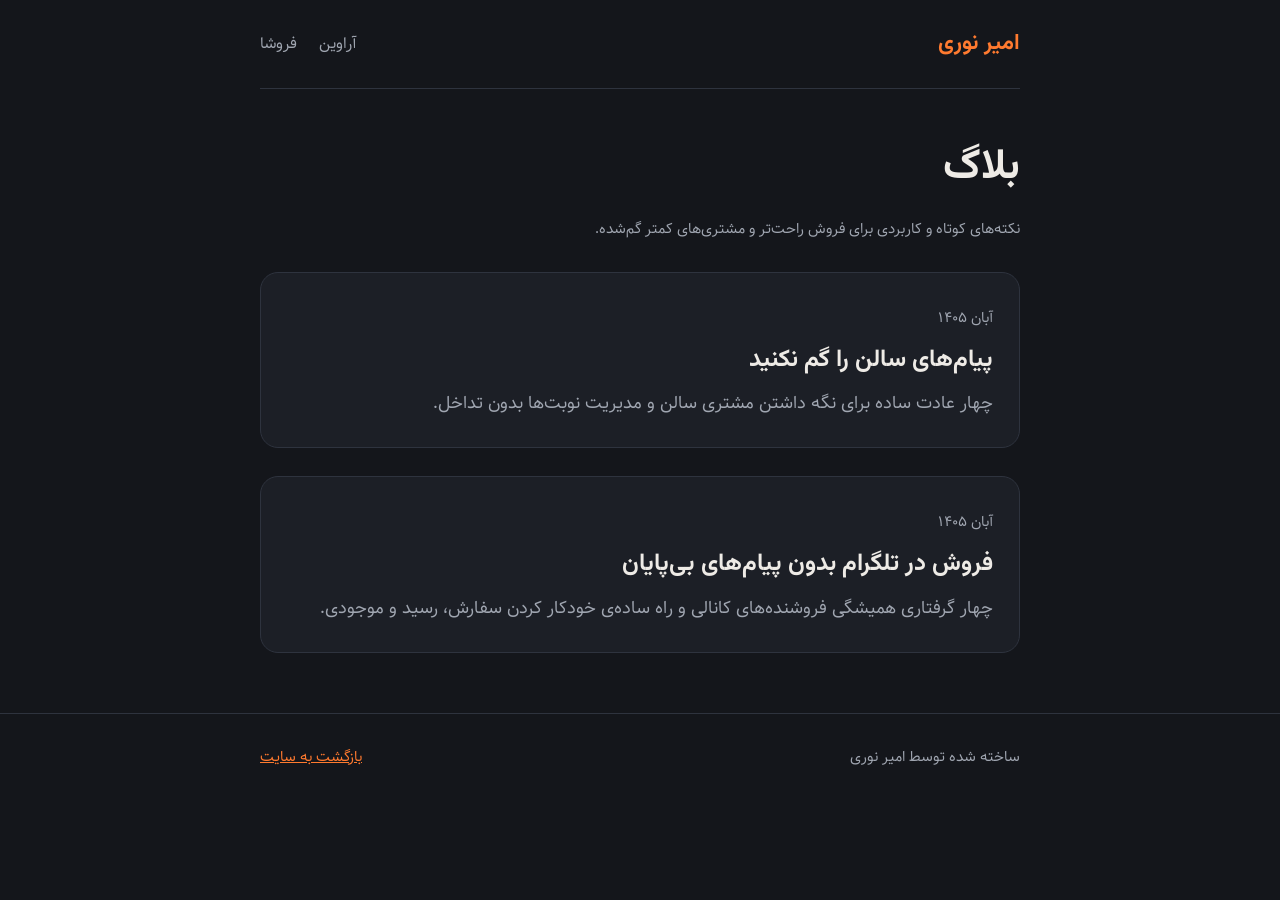
<file: blog/index.html>
<!DOCTYPE html>
<html lang="fa" dir="rtl">
<head>
<meta charset="utf-8">
<meta name="viewport" content="width=device-width, initial-scale=1">
<title>بلاگ امیر نوری: فروش خودکار و ربات‌های تلگرام</title>
<meta name="description" content="مقاله‌های کاربردی درباره فروش خودکار، ربات فروشگاهی تلگرام و مدیریت مشتری برای کسب‌وکارهای کوچک.">
<link rel="canonical" href="https://www.andev.ir/blog/">
<link rel="stylesheet" href="blog.css">
</head>
<body>
<div class="wrap">
<header class="top">
<a class="brand" href="/">امیر نوری</a>
<nav><a href="/product-aravin.html">آراوین</a><a href="/product-forousha.html">فروشا</a></nav>
</header>
<main>
<h1>بلاگ</h1>
<p class="meta">نکته‌های کوتاه و کاربردی برای فروش راحت‌تر و مشتری‌های کمتر گم‌شده.</p>
<a class="post" href="aravin-salon-messages.html">
<span class="meta">آبان ۱۴۰۵</span>
<h2>پیام‌های سالن را گم نکنید</h2>
<p>چهار عادت ساده برای نگه داشتن مشتری سالن و مدیریت نوبت‌ها بدون تداخل.</p>
</a>
<a class="post" href="forousha-sales-in-telegram.html">
<span class="meta">آبان ۱۴۰۵</span>
<h2>فروش در تلگرام بدون پیام‌های بی‌پایان</h2>
<p>چهار گرفتاری همیشگی فروشنده‌های کانالی و راه ساده‌ی خودکار کردن سفارش، رسید و موجودی.</p>
</a>
</main>
</div>
<footer><div class="wrap"><span>ساخته شده توسط امیر نوری</span><a href="/">بازگشت به سایت</a></div></footer>
</body>
</html>
</file>
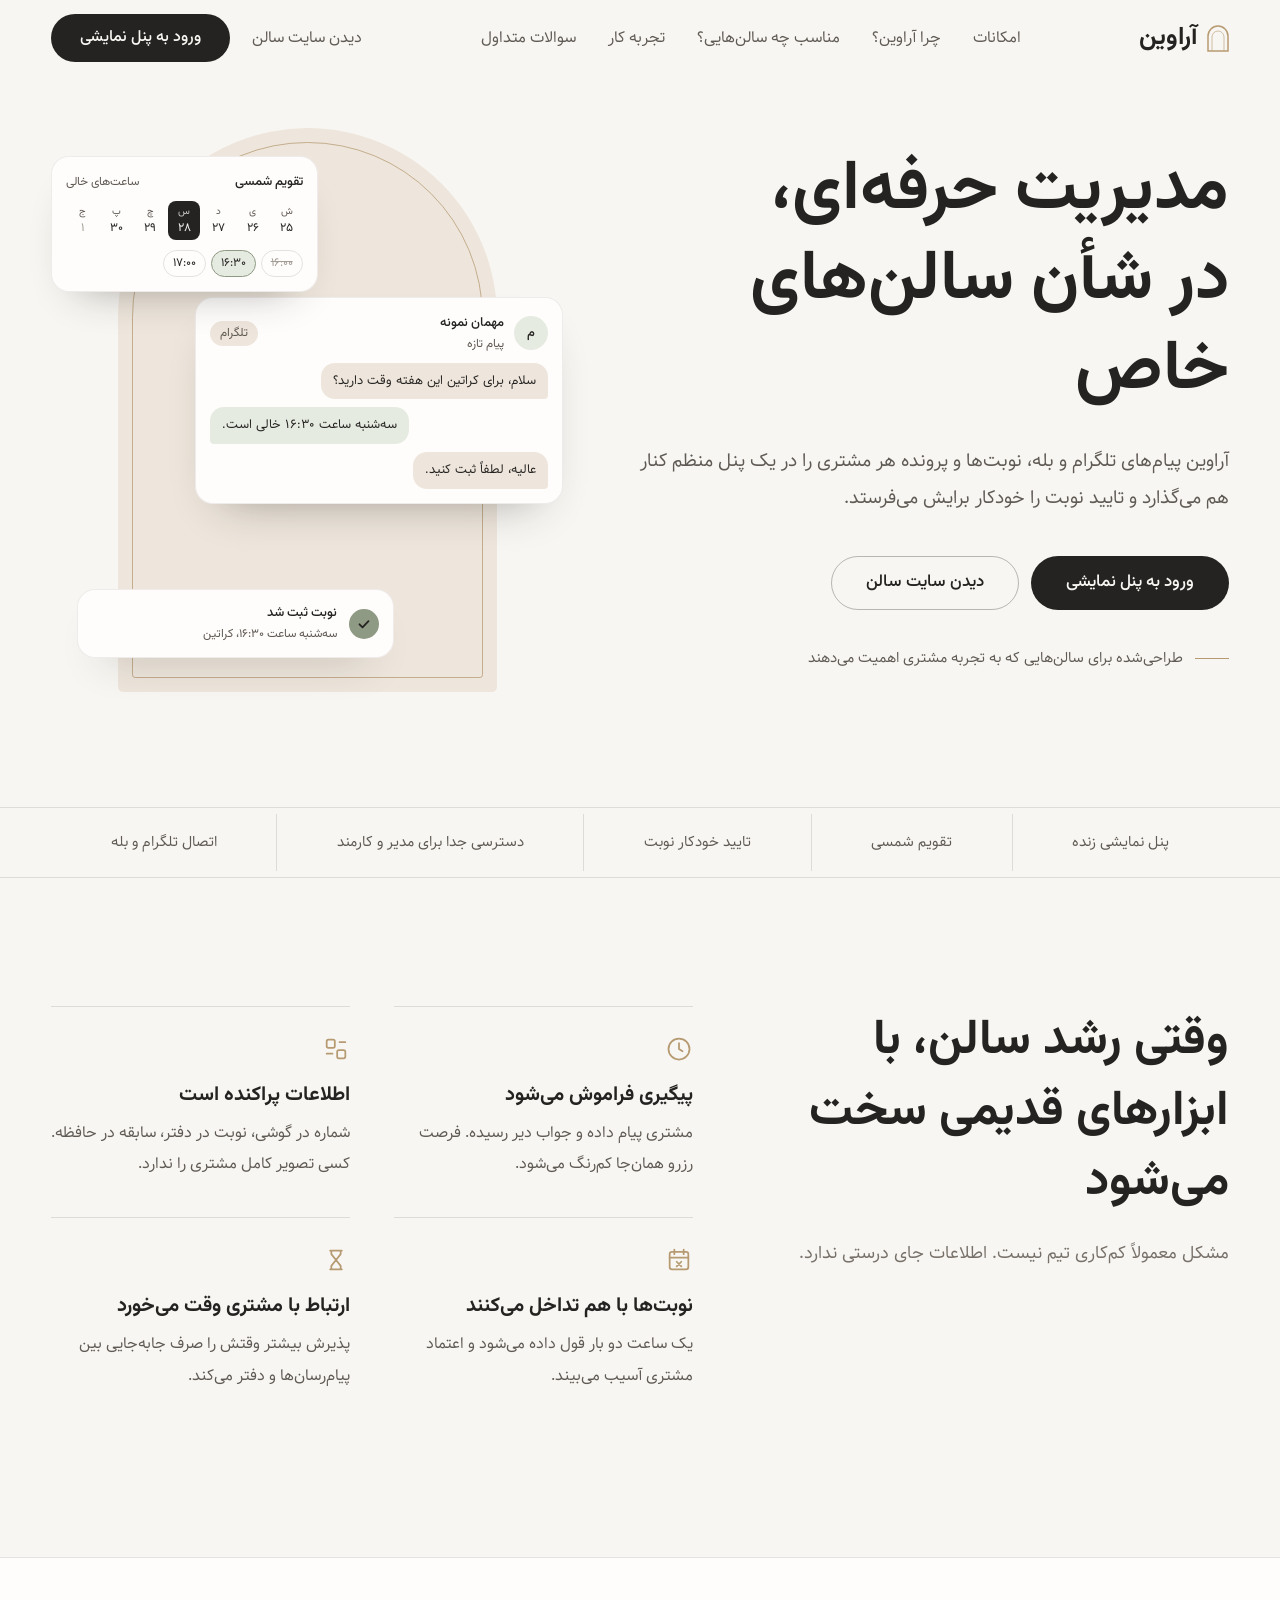
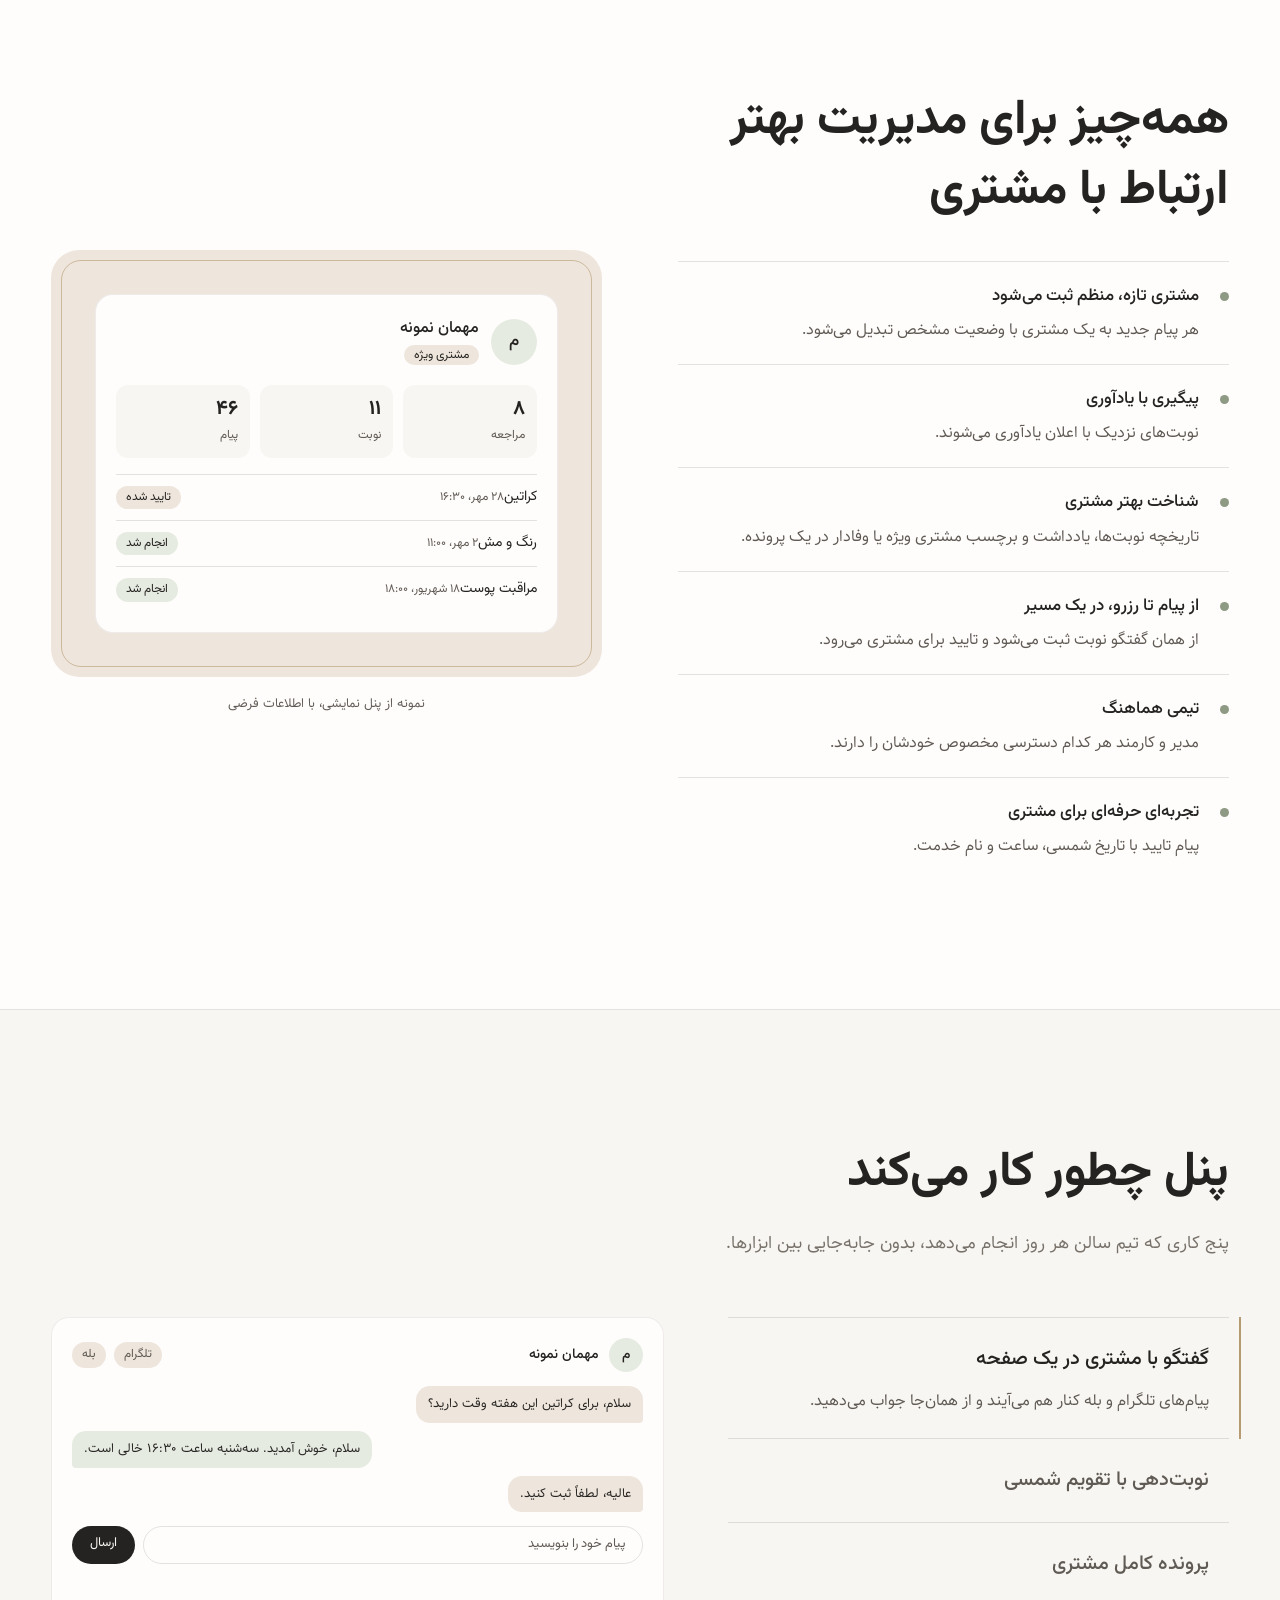
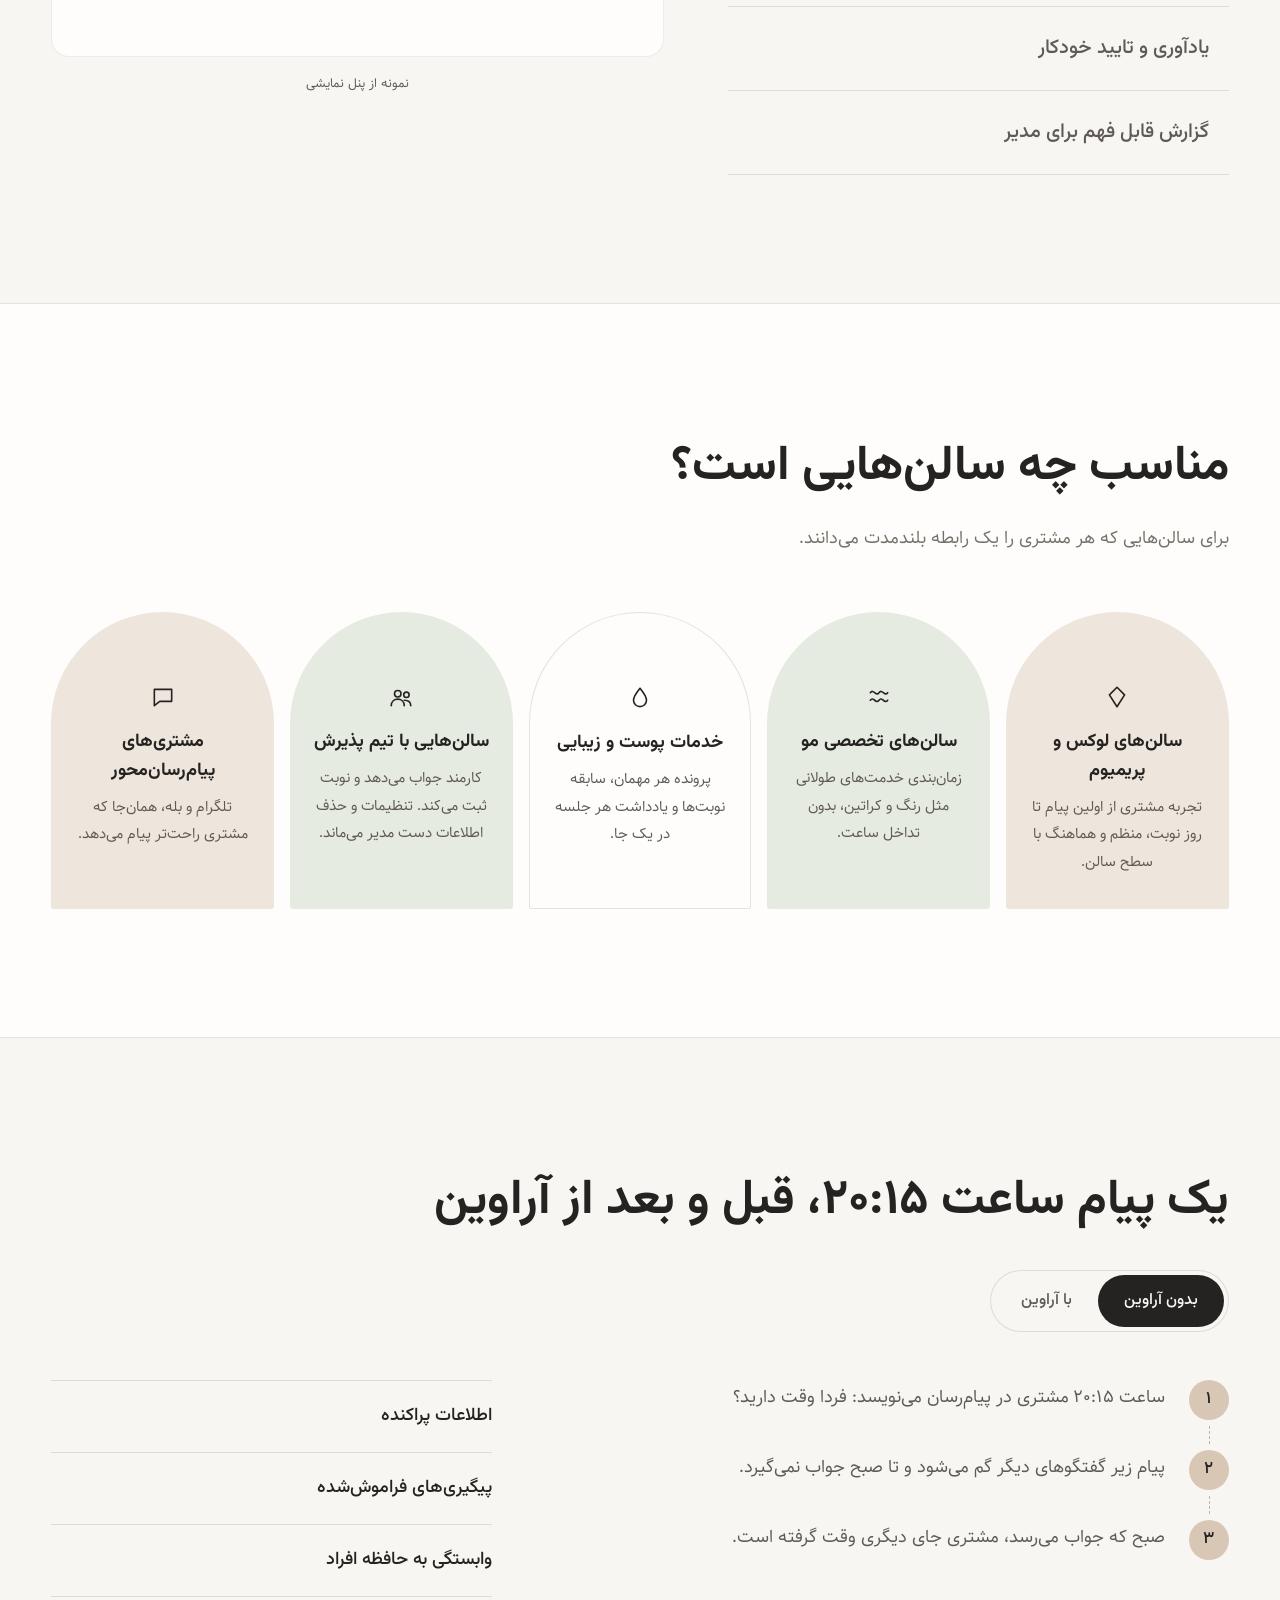
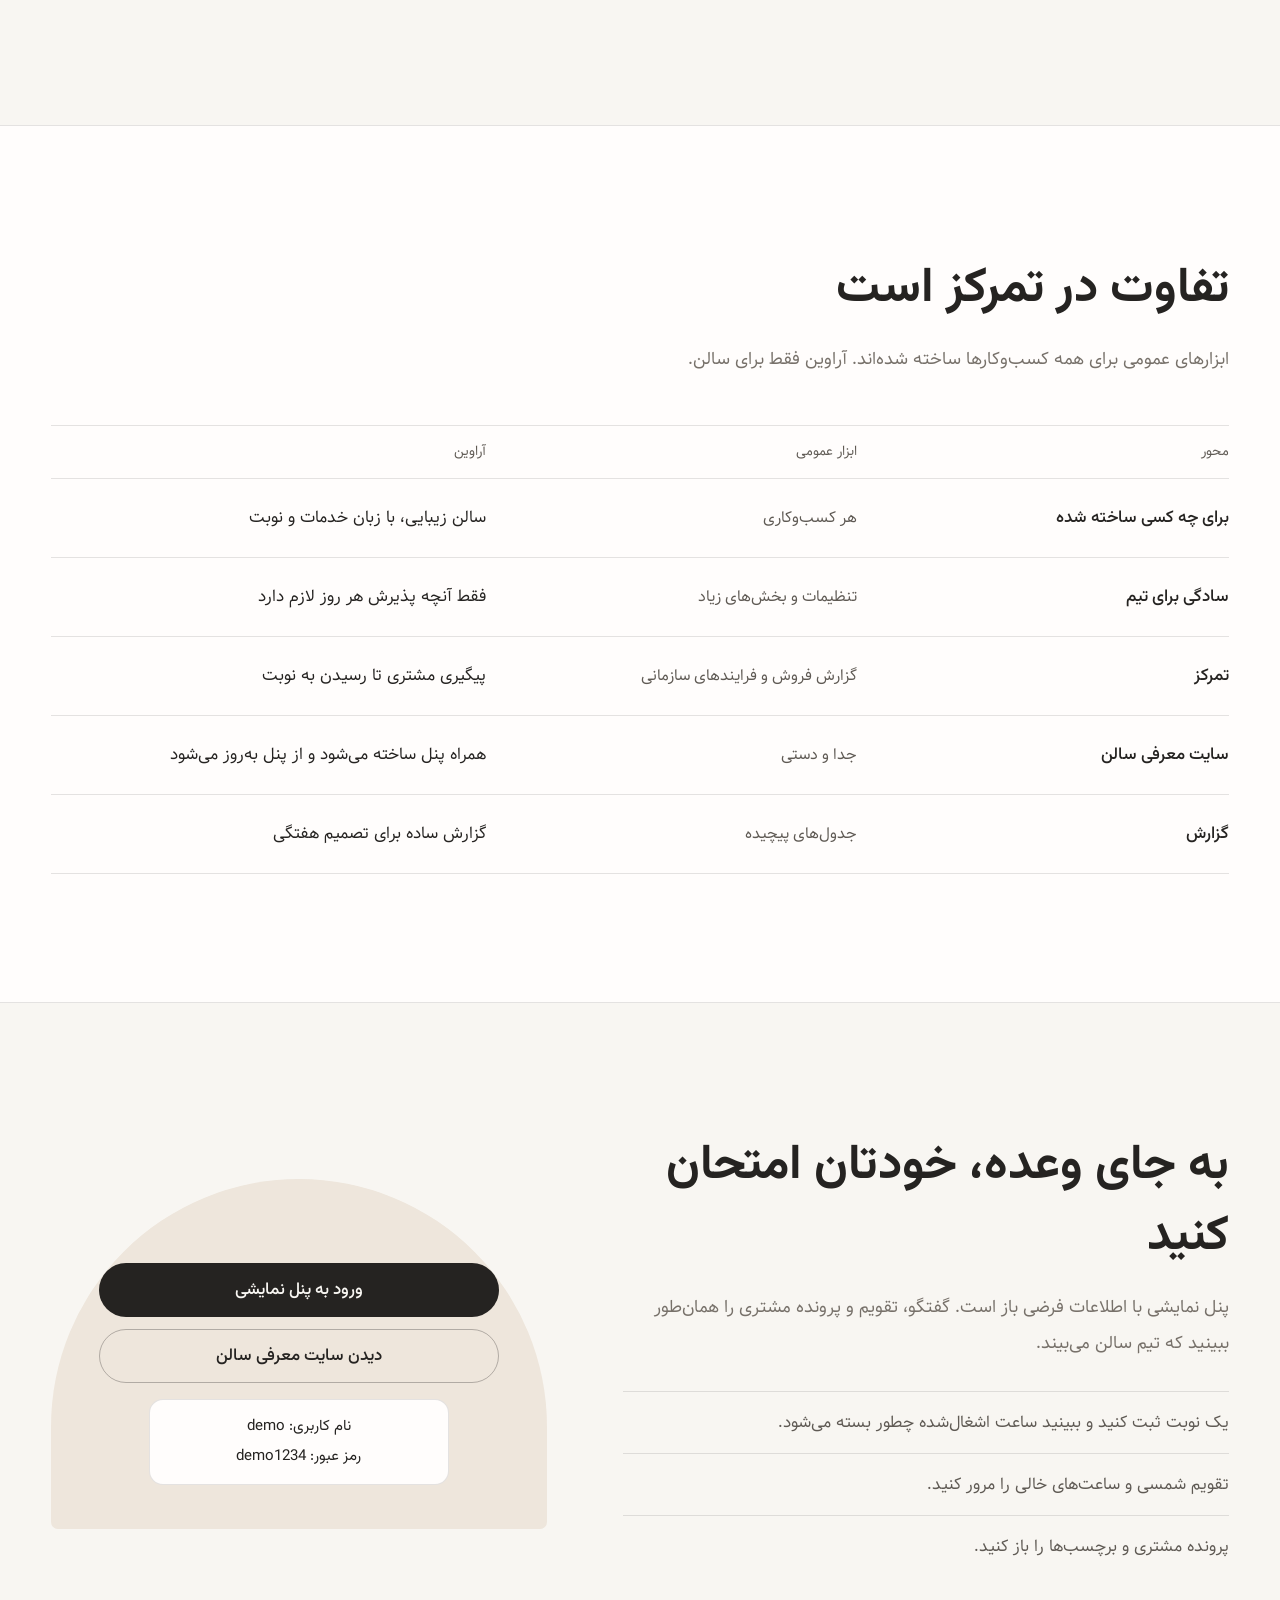
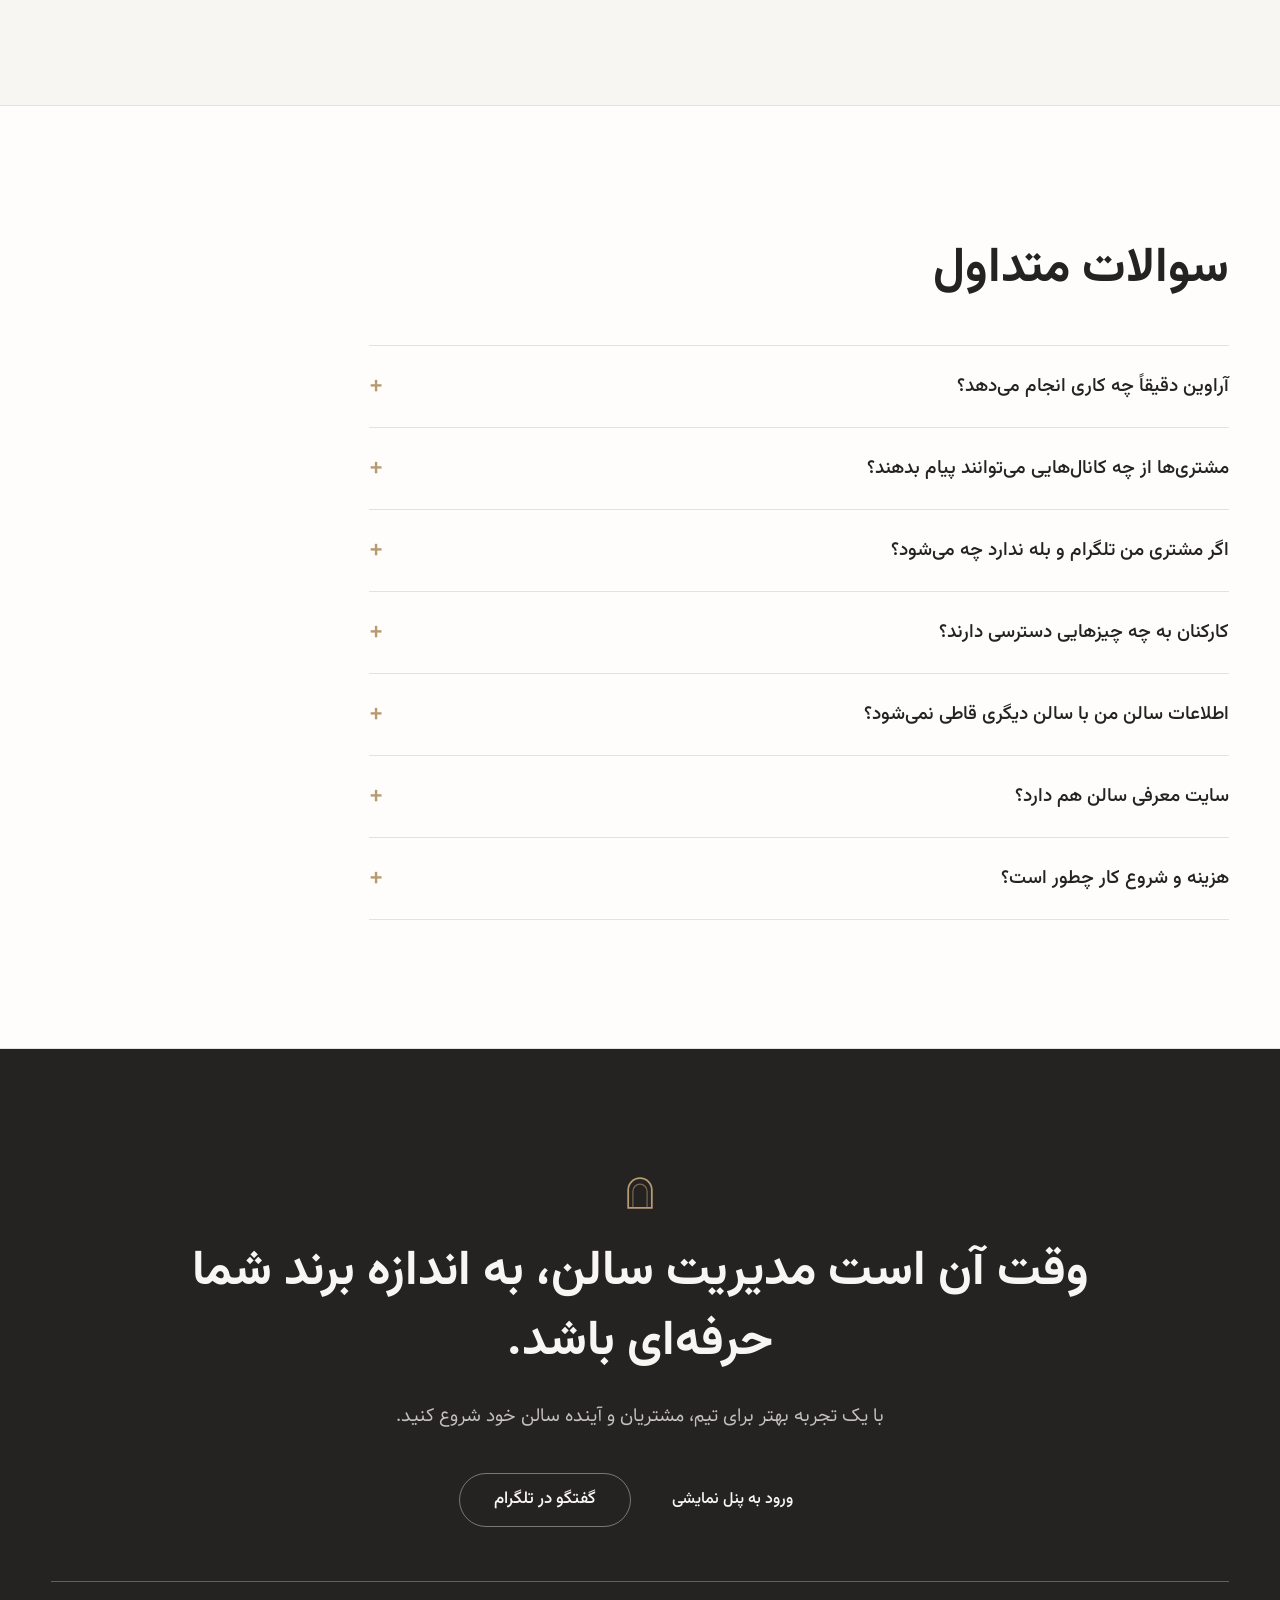
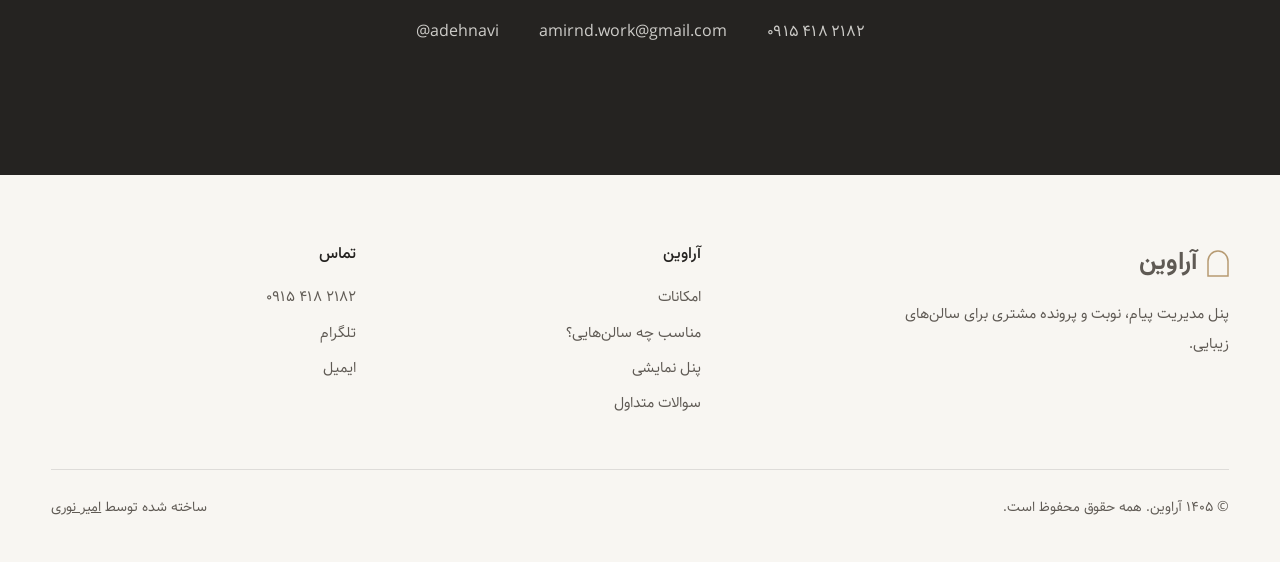
<file: product-aravin.html>
<!DOCTYPE html>
<html lang="fa" dir="rtl">
<head>
<meta charset="utf-8">
<meta name="viewport" content="width=device-width, initial-scale=1">
<title>آراوین: پنل مدیریت پیام و نوبت سالن‌های زیبایی</title>
<meta name="description" content="آراوین پیام‌های تلگرام و بله، نوبت‌ها و پرونده مشتری سالن‌های زیبایی را در یک پنل منظم جمع می‌کند.">
<script>document.documentElement.classList.add('js');</script>

<!--
  این فایل صفحه اصلی سایت است (public/index.html).
  صفحه قبلی سالن باید به public/salon.html منتقل شود.
  شماره تماس: tel:09154182182 و نمایش ۰۹۱۵ ۴۱۸ ۲۱۸۲ (چند جا تکرار شده)
  تلگرام: https://t.me/adehnavi
  ایمیل: amirnd.work@gmail.com
  ورود به پنل (نوار بالا): /login.html
  پنل نمایشی: https://demo.andev.ir/login.html
  سایت نمایشی: https://demo.andev.ir/salon.html
  فونت‌ها: public/fonts/Vazirmatn و public/fonts/Samim (همان‌هایی که در پروژه هست)
-->

<style>
@font-face{font-family:'Vazirmatn';src:url('/fonts/Vazirmatn/Vazirmatn-Regular.woff2') format('woff2');font-weight:400;font-display:swap}
@font-face{font-family:'Vazirmatn';src:url('/fonts/Vazirmatn/Vazirmatn-Medium.woff2') format('woff2');font-weight:500;font-display:swap}
@font-face{font-family:'Vazirmatn';src:url('/fonts/Vazirmatn/Vazirmatn-Bold.woff2') format('woff2');font-weight:700;font-display:swap}
@font-face{font-family:'Samim';src:url('/fonts/Samim/Samim-FD.woff2') format('woff2'),url('/fonts/Samim/Samim-FD.woff') format('woff');font-weight:400;font-display:swap}
@font-face{font-family:'Samim';src:url('/fonts/Samim/Samim-Medium-FD.woff2') format('woff2'),url('/fonts/Samim/Samim-Medium-FD.woff') format('woff');font-weight:500;font-display:swap}
@font-face{font-family:'Samim';src:url('/fonts/Samim/Samim-Bold-FD.woff2') format('woff2'),url('/fonts/Samim/Samim-Bold-FD.woff') format('woff');font-weight:700;font-display:swap}

:root{
  --ivory:#F8F6F2;
  --white:#FFFDFC;
  --ink:#252321;
  --sage:#8E9A83;
  --beige:#D8C7B5;
  --bronze:#B69A72;
  --mute:#77716A;
  --mute-tint:#5F5A54;
  --line:rgba(37,35,33,.12);
  --beige-soft:#EEE6DC;
  --sage-soft:#E6EBE1;
  --f-head:'Vazirmatn','Samim',Tahoma,sans-serif;
  --f-body:'Samim','Vazirmatn',Tahoma,sans-serif;
  --wrap:min(1240px,92vw);
}

*{box-sizing:border-box;margin:0}
[hidden]{display:none!important}
html{scroll-behavior:smooth;scroll-padding-top:84px}
body{background:var(--ivory);color:var(--ink);font-family:var(--f-body);font-size:17px;line-height:1.95;-webkit-font-smoothing:antialiased;text-rendering:optimizeLegibility}
a{color:inherit}
ul,ol{list-style:none;padding:0}
button{font:inherit;color:inherit}
svg{display:block}
:focus-visible{outline:2px solid var(--ink);outline-offset:3px;border-radius:8px}
.dark :focus-visible{outline-color:var(--ivory)}

.wrap{width:var(--wrap);margin-inline:auto}
.sec{padding-block:clamp(80px,10vw,150px)}
.band{background:var(--white);border-block:1px solid var(--line)}

h1,h2,h3{font-family:var(--f-head);font-weight:700}
h2{font-size:clamp(30px,3.8vw,52px);line-height:1.45}
h3{font-size:20px;line-height:1.6}
.intro{color:var(--mute);max-width:34em;margin-top:18px;font-size:18px}

/* دکمه‌ها */
.btn{display:inline-flex;align-items:center;justify-content:center;min-height:48px;padding:0 28px;border-radius:999px;font-family:var(--f-head);font-weight:500;font-size:16px;text-decoration:none;border:1px solid transparent;cursor:pointer;transition:background .2s,border-color .2s,transform .15s}
.btn:active{transform:translateY(1px)}
.btn-lg{min-height:54px;padding:0 34px;font-size:17px}
.btn-ink{background:var(--ink);color:var(--ivory)}
.btn-ink:hover{background:#3b3835}
.btn-line{border-color:rgba(37,35,33,.3);color:var(--ink);background:transparent}
.btn-line:hover{border-color:var(--ink)}
.btn-ivory{background:var(--ivory);color:var(--ink)}
.btn-ivory:hover{background:#fff}
.btn-ghost{border-color:rgba(248,246,242,.4);color:var(--ivory)}
.btn-ghost:hover{border-color:var(--ivory)}

/* نوار بالا */
.nav{position:sticky;top:0;z-index:50;border-bottom:1px solid transparent;transition:background .25s,border-color .25s}
.nav.scrolled{background:rgba(248,246,242,.8);-webkit-backdrop-filter:saturate(1.2) blur(14px);backdrop-filter:saturate(1.2) blur(14px);border-bottom-color:var(--line)}
.nav-in{display:flex;align-items:center;justify-content:space-between;gap:24px;min-height:76px}
.logo{display:inline-flex;align-items:center;gap:10px;text-decoration:none;font-family:var(--f-head);font-weight:700;font-size:25px}
.menu{display:flex;align-items:center;gap:32px}
.menu a{text-decoration:none;color:var(--mute-tint);font-size:16px;transition:color .2s}
.menu a:hover{color:var(--ink)}
.menu .m-login{display:none}
.nav-act{display:flex;align-items:center;gap:22px}
.login{text-decoration:none;color:var(--mute-tint);font-size:16px}
.login:hover{color:var(--ink)}
.burger{display:none;width:48px;height:48px;border:1px solid var(--line);border-radius:50%;background:transparent;cursor:pointer;align-items:center;justify-content:center}

/* بخش اول */
.hero{padding-top:clamp(24px,4vw,56px);padding-bottom:clamp(72px,9vw,130px)}
.hero-grid{display:grid;grid-template-columns:1.08fr .92fr;gap:clamp(32px,5vw,72px);align-items:center}
h1{font-size:clamp(38px,5.4vw,76px);line-height:1.3;letter-spacing:0}
h1 span{display:block}
.lead{font-size:clamp(17px,1.5vw,20px);color:var(--mute-tint);max-width:31em;margin-top:26px}
.cta-row{display:flex;flex-wrap:wrap;gap:12px;margin-top:38px}
.assure{display:flex;align-items:center;gap:12px;margin-top:34px;color:var(--mute-tint);font-size:15px}
.assure::before{content:"";width:34px;height:1px;background:var(--bronze);flex:none}

/* ترکیب تصویری محصول در قاب آینه */
.stage{position:relative;width:100%;max-width:560px;aspect-ratio:1/1.1;margin-inline:auto}
.arch{position:absolute;inset:0 13%;border-radius:999px 999px 28px 28px;background:var(--beige-soft)}
.arch::after{content:"";position:absolute;inset:14px;border:1px solid rgba(182,154,114,.75);border-radius:999px 999px 18px 18px}
.pn{position:absolute;background:var(--white);border:1px solid rgba(37,35,33,.08);border-radius:18px;box-shadow:0 22px 44px -28px rgba(37,35,33,.45);font-family:var(--f-head);font-size:13px;line-height:1.7}
.pn small{display:block;color:var(--mute-tint);font-size:12px}
.p-chat{right:0;top:30%;width:72%;padding:14px;display:flex;flex-direction:column;gap:8px;z-index:2}
.p-cal{left:0;top:5%;width:52%;padding:14px;z-index:3}
.p-ok{left:5%;bottom:6%;width:62%;padding:12px 14px;display:flex;align-items:center;gap:12px;z-index:4}
.pn-head{display:flex;align-items:center;gap:10px}
.pn-head b{font-weight:500}
.pn-head .tag{margin-inline-start:auto}
.av{width:34px;height:34px;border-radius:50%;background:var(--sage-soft);color:var(--ink);display:grid;place-items:center;font-weight:500;flex:none}
.tag{font-size:12px;padding:2px 10px;border-radius:999px;background:var(--beige-soft);color:var(--mute-tint);white-space:nowrap}
.bub{max-width:88%;padding:7px 12px;border-radius:14px;font-family:var(--f-body);font-size:13px;line-height:1.75}
.bub.in{align-self:flex-start;background:var(--beige-soft);border-end-start-radius:4px}
.bub.out{align-self:flex-end;background:var(--sage-soft);border-end-end-radius:4px}
.cal-top{display:flex;justify-content:space-between;align-items:baseline;gap:8px;margin-bottom:8px}
.cal-top b{font-weight:500}
.days{display:grid;grid-template-columns:repeat(7,1fr);gap:2px;text-align:center}
.days i{font-style:normal;font-size:12px;padding:3px 0;border-radius:8px;color:var(--ink);line-height:1.5}
.days i em{display:block;font-style:normal;font-size:10px;color:var(--mute-tint)}
.days i.sel{background:var(--ink);color:var(--ivory)}
.days i.sel em{color:rgba(248,246,242,.8)}
.days i.off{color:#a39d95}
.slots{display:flex;gap:5px;margin-top:10px;flex-wrap:wrap}
.slots span{font-size:12px;padding:2px 9px;border-radius:999px;border:1px solid var(--line)}
.slots .on{border-color:var(--sage);background:var(--sage-soft)}
.slots .x{color:#a39d95;text-decoration:line-through}
.ok-ic{width:30px;height:30px;border-radius:50%;background:var(--sage);display:grid;place-items:center;flex:none}
.p-ok b{font-weight:500}

/* ورود تدریجی بخش اول، فقط یک بار */
@keyframes rise{from{opacity:0;transform:translateY(18px)}to{opacity:1;transform:none}}
.js .hero-copy>*,.js .stage .pn{opacity:0}
.go .hero-copy>*{animation:rise .7s ease both}
.go .hero-copy>*:nth-child(2){animation-delay:.08s}
.go .hero-copy>*:nth-child(3){animation-delay:.16s}
.go .hero-copy>*:nth-child(4){animation-delay:.24s}
.go .p-chat{animation:rise .7s .3s ease both}
.go .p-cal{animation:rise .7s .5s ease both}
.go .p-ok{animation:rise .7s .9s ease both}

/* نوار اعتماد */
.strip{border-block:1px solid var(--line)}
.strip-in{display:flex;flex-wrap:wrap;justify-content:space-between;padding-block:6px}
.strip-in span{flex:1 1 auto;text-align:center;padding:14px 18px;font-size:15px;color:var(--mute-tint);border-inline-start:1px solid var(--line)}
.strip-in span:first-child{border-inline-start:0}

/* مسئله */
.split{display:grid;grid-template-columns:5fr 7fr;gap:clamp(32px,6vw,96px);align-items:start}
.pgrid{display:grid;grid-template-columns:1fr 1fr;gap:0 44px}
.pi{border-top:1px solid var(--line);padding:28px 0 38px}
.pi svg{width:28px;height:28px;stroke:var(--bronze);fill:none;stroke-width:1.5;stroke-linecap:round;stroke-linejoin:round;margin-bottom:16px}
.pi p{color:var(--mute-tint);font-size:16px;margin-top:6px}

/* راهکار */
.sol{display:grid;grid-template-columns:1fr 1fr;gap:clamp(32px,6vw,96px);align-items:center}
.vl{margin-top:34px}
.vl li{display:grid;grid-template-columns:14px 1fr;gap:16px;padding:18px 0;border-top:1px solid var(--line)}
.vl li::before{content:"";width:9px;height:9px;border-radius:50%;background:var(--sage);margin-top:12px}
.vl b{font-family:var(--f-head);font-weight:500;display:block}
.vl span{color:var(--mute-tint);font-size:16px}
.paper{position:relative;background:var(--beige-soft);border-radius:28px;padding:clamp(18px,3.6vw,44px)}
.paper::after{content:"";position:absolute;inset:10px;border:1px solid rgba(182,154,114,.6);border-radius:20px;pointer-events:none}
.mock{position:relative;z-index:1;background:var(--white);border:1px solid rgba(37,35,33,.08);border-radius:18px;padding:20px;font-family:var(--f-head);font-size:14px;line-height:1.8}
.mock-cap{margin-top:14px;font-size:13px;color:var(--mute-tint);text-align:center}
.prof-head{display:flex;align-items:center;gap:12px}
.prof-head .av{width:46px;height:46px;font-size:17px}
.prof-head b{font-weight:500;font-size:16px;display:block}
.stats{display:grid;grid-template-columns:repeat(3,1fr);gap:10px;margin:16px 0}
.stats div{background:var(--ivory);border-radius:12px;padding:10px 12px}
.stats b{display:block;font-size:20px;font-weight:700;line-height:1.4}
.stats small{font-size:12px;color:var(--mute-tint)}
.rows li{display:flex;justify-content:space-between;align-items:center;gap:10px;padding:10px 0;border-top:1px solid var(--line)}
.rows small{color:var(--mute-tint);font-size:12px}
.chip{font-size:12px;padding:1px 10px;border-radius:999px;background:var(--sage-soft);white-space:nowrap}
.chip.warm{background:var(--beige-soft)}

/* امکانات */
.feat{display:grid;grid-template-columns:.9fr 1.1fr;gap:clamp(28px,5vw,80px);margin-top:56px;align-items:start}
.ft{display:block;width:100%;text-align:start;background:none;border:0;border-top:1px solid var(--line);padding:22px 20px 22px 0;cursor:pointer;position:relative;color:var(--mute-tint)}
.ft:last-child{border-bottom:1px solid var(--line)}
.ft b{font-family:var(--f-head);font-weight:500;font-size:20px;display:block;color:var(--mute-tint);transition:color .2s}
.ft span{display:block;font-size:16px;max-height:0;opacity:0;overflow:hidden;transition:max-height .35s ease,opacity .3s ease,margin .3s}
.ft::before{content:"";position:absolute;inset-inline-start:-12px;top:-1px;bottom:-1px;width:2px;background:var(--bronze);opacity:0;transition:opacity .2s}
.ft:hover b{color:var(--ink)}
.ft[aria-selected="true"] b{color:var(--ink)}
.ft[aria-selected="true"] span{max-height:140px;opacity:1;margin-top:6px}
.ft[aria-selected="true"]::before{opacity:1}
.fstage{position:relative}
.fp:not([hidden]){animation:rise .45s ease both}
.fp .mock{min-height:340px}
.row-flex{display:flex;align-items:center;gap:8px;flex-wrap:wrap}
.composer{display:flex;gap:8px;margin-top:14px}
.composer span{flex:1;border:1px solid var(--line);border-radius:999px;padding:6px 16px;color:var(--mute-tint);font-size:13px}
.composer em{font-style:normal;background:var(--ink);color:var(--ivory);border-radius:999px;padding:6px 18px;font-size:13px}
.stack{display:flex;flex-direction:column;gap:8px;margin-top:14px}
.note-line{font-size:13px;color:#8a4b3d;margin-top:10px}
.bell{display:flex;gap:12px;align-items:flex-start;padding:12px 0;border-top:1px solid var(--line)}
.bell:first-of-type{border-top:0}
.bell .dot{width:8px;height:8px;border-radius:50%;background:var(--bronze);margin-top:10px;flex:none}
.bars{display:flex;align-items:flex-end;gap:10px;height:140px;margin:14px 0 6px}
.bars div{flex:1;display:flex;flex-direction:column;align-items:center;justify-content:flex-end;height:100%;gap:6px;font-size:12px;color:var(--mute-tint)}
.bars i{display:block;width:100%;background:var(--sage);border-radius:6px 6px 0 0;opacity:.85}
.duo{display:grid;grid-template-columns:1fr 1fr;gap:10px;margin-top:14px}
.duo div{background:var(--ivory);border-radius:12px;padding:10px 14px}
.duo b{font-size:22px;font-weight:700;display:block;line-height:1.5}
.duo small{font-size:12px;color:var(--mute-tint)}

/* مناسب چه سالن‌هایی */
.arches{display:grid;grid-template-columns:repeat(5,1fr);gap:16px;margin-top:56px}
.arc{border-radius:999px 999px 24px 24px;padding:72px 22px 32px;text-align:center;background:var(--beige-soft)}
.arc:nth-child(even){background:var(--sage-soft)}
.arc:nth-child(3){background:var(--white);border:1px solid var(--line)}
.arc svg{width:26px;height:26px;stroke:var(--ink);fill:none;stroke-width:1.5;stroke-linecap:round;stroke-linejoin:round;margin:0 auto 18px}
.arc h3{font-size:18px}
.arc p{font-size:15px;color:var(--mute-tint);margin-top:8px;line-height:1.85}

/* قبل و بعد */
.seg{display:inline-flex;margin-top:34px;border:1px solid var(--line);border-radius:999px;padding:4px;background:var(--ivory)}
.seg button{border:0;background:none;padding:10px 26px;border-radius:999px;cursor:pointer;font-family:var(--f-head);font-weight:500;font-size:16px;color:var(--mute-tint);transition:background .2s,color .2s}
.seg button[aria-selected="true"]{background:var(--ink);color:var(--ivory)}
.story{display:grid;grid-template-columns:1.2fr .8fr;gap:clamp(32px,6vw,96px);margin-top:48px;align-items:start}
.sp:not([hidden]){display:contents}
.tl{counter-reset:t;position:relative}
.tl li{counter-increment:t;position:relative;padding:0 64px 36px 0}
.tl li::before{content:counter(t,persian);position:absolute;right:0;top:0;width:40px;height:40px;border-radius:50%;display:grid;place-items:center;font-family:var(--f-head);font-weight:500;background:var(--beige);color:var(--ink)}
.tl li::after{content:"";position:absolute;right:19px;top:46px;bottom:6px;border-inline-start:1px dashed rgba(37,35,33,.3)}
.tl li:last-child::after{display:none}
.tl.good li::before{background:var(--sage);color:var(--ink)}
.tl.good li::after{border-inline-start-style:solid;border-color:var(--sage)}
.tl.bad li{color:var(--mute-tint)}
.tl p{font-size:18px;line-height:1.9}
.outs li{padding:18px 0;border-top:1px solid var(--line);font-family:var(--f-head);font-weight:500;font-size:18px}
.outs li:last-child{border-bottom:1px solid var(--line)}

/* مقایسه */
.cmp{margin-top:48px}
.cmp-row{display:grid;grid-template-columns:1fr 1fr 1.25fr;gap:24px;padding:22px 0;border-top:1px solid var(--line);align-items:baseline}
.cmp-row:last-child{border-bottom:1px solid var(--line)}
.cmp-row.h{padding:12px 0;font-size:14px;color:var(--mute-tint)}
.cmp-row b{font-family:var(--f-head);font-weight:500}
.cmp-row .gen{color:var(--mute-tint);font-size:16px}
.cmp-row .us{font-size:17px}

/* نمایشی */
.demo{display:grid;grid-template-columns:1.1fr .9fr;gap:clamp(32px,6vw,96px);align-items:center}
.tryl{margin-top:30px}
.tryl li{padding:14px 0;border-top:1px solid var(--line);color:var(--mute-tint)}
.demo-box{background:var(--beige-soft);border-radius:999px 999px 28px 28px;padding:84px clamp(24px,4vw,48px) 44px;text-align:center}
.demo-box p{font-size:15px;color:var(--mute-tint);margin:16px auto 0;max-width:20em}
.demo-box .btn{width:100%;margin-top:12px}
.demo-box .btn:first-of-type{margin-top:0}
.demo-box .creds{font-family:var(--f-head);font-size:15px;color:var(--ink);background:var(--white);border:1px solid var(--line);border-radius:14px;padding:12px 16px;line-height:2;margin-top:16px}

/* سوال‌ها */
.faq{max-width:860px;margin-top:40px}
details{border-top:1px solid var(--line)}
details:last-child{border-bottom:1px solid var(--line)}
summary{cursor:pointer;list-style:none;padding:22px 0;font-family:var(--f-head);font-weight:500;font-size:19px;display:flex;justify-content:space-between;gap:16px;align-items:center}
summary::-webkit-details-marker{display:none}
summary::after{content:"+";color:var(--bronze);font-size:26px;line-height:1;transition:transform .2s}
details[open] summary::after{transform:rotate(45deg)}
details p{color:var(--mute-tint);padding-bottom:24px;max-width:42em;font-size:17px}

/* دعوت نهایی */
.dark{background:var(--ink);color:var(--ivory)}
.final{text-align:center}
.final svg{margin:0 auto 28px}
.final h2{max-width:20em;margin-inline:auto}
.final p.sub{color:rgba(248,246,242,.75);margin-top:20px;font-size:19px}
.final .cta-row{justify-content:center}
.reach{display:flex;flex-wrap:wrap;justify-content:center;gap:12px 40px;margin-top:54px;padding-top:34px;border-top:1px solid rgba(182,154,114,.5);font-size:16px;color:rgba(248,246,242,.8)}
.reach a{text-decoration:none}
.reach a:hover{color:#fff}

footer{padding:64px 0 40px;font-size:15px;color:var(--mute-tint)}
.foot{display:grid;grid-template-columns:1.6fr 1fr 1fr;gap:40px}
.foot p{max-width:24em;margin-top:12px}
.foot h4{font-family:var(--f-head);font-weight:500;color:var(--ink);font-size:16px;margin-bottom:10px}
.foot li a{display:inline-block;padding:3px 0;text-decoration:none}
.foot li a:hover{color:var(--ink)}
.copy{margin-top:48px;padding-top:24px;border-top:1px solid var(--line);display:flex;flex-wrap:wrap;justify-content:space-between;gap:10px;font-size:14px}

/* دکمه شناور موبایل */
.float-cta{display:none;position:fixed;inset-inline:16px;bottom:max(14px,env(safe-area-inset-bottom));z-index:60;transform:translateY(160%);transition:transform .35s ease;box-shadow:0 14px 30px -16px rgba(37,35,33,.6)}
.float-cta.show{transform:none}

/* ظاهر شدن تدریجی بخش‌ها (کم و کوتاه) */
.rv{transition:opacity .6s ease,transform .6s ease}
.js .rv:not(.in){opacity:0;transform:translateY(16px)}

/* ریسپانسیو */
@media (max-width:1180px){
  .menu{display:none;position:absolute;inset-inline:0;top:100%;flex-direction:column;align-items:stretch;gap:0;background:var(--ivory);border-bottom:1px solid var(--line);padding:6px 4vw 20px}
  .menu.open{display:flex}
  .menu a{padding:15px 0;border-bottom:1px solid var(--line)}
  .menu .m-login{display:block}
  .login{display:none}
  .burger{display:inline-flex}
  .arches{display:flex;overflow-x:auto;scroll-snap-type:x mandatory;gap:14px;padding-bottom:14px;margin-inline:-4vw;padding-inline:4vw;-webkit-overflow-scrolling:touch}
  .arc{flex:0 0 min(300px,72%);scroll-snap-align:center}
}
@media (max-width:980px){
  .hero-grid,.split,.sol,.feat,.story,.demo{grid-template-columns:1fr}
  .stage{max-width:520px}
  .pgrid{grid-template-columns:1fr 1fr;gap:0 28px}
  .foot{grid-template-columns:1fr 1fr}
  .foot>div:first-child{grid-column:1/-1}
  .cmp-row{grid-template-columns:1fr;gap:4px}
  .cmp-row.h{display:none}
  .cmp-row .gen::before{content:"در ابزار عمومی: ";font-size:13px}
  .cmp-row .us::before{content:"در آراوین: ";font-size:13px;color:var(--mute-tint)}
}
@media (max-width:820px){
  .float-cta{display:flex}
  footer{padding-bottom:110px}
}
@media (max-width:620px){
  .pgrid{grid-template-columns:1fr}
  .strip-in span{flex:1 1 50%;border-inline-start:0;border-top:1px solid var(--line)}
  .strip-in span:nth-child(-n+2){border-top:0}
  .btn-lg{width:100%}
  .nav-act .btn{display:none}
  .foot{grid-template-columns:1fr}
  .tl li{padding-right:56px}
  .seg button{padding:10px 18px}
}
@media (prefers-reduced-motion:reduce){
  *{animation:none!important;transition:none!important}
  html{scroll-behavior:auto}
  .js .hero-copy>*,.js .stage .pn{opacity:1}
  .js .rv:not(.in){opacity:1;transform:none}
}
</style>
</head>
<body>

<header class="nav" id="nav">
  <div class="wrap nav-in">
    <a class="logo" href="#top" aria-label="آراوین، صفحه اصلی">
      <svg width="22" height="27" viewBox="0 0 22 27" aria-hidden="true"><path d="M1 26V11a10 10 0 0 1 20 0v15z" fill="none" stroke="#B69A72" stroke-width="1.5"/><path d="M5 26V12a6 6 0 0 1 12 0v14" fill="none" stroke="#B69A72" stroke-width="1" opacity=".6"/></svg>
      <span>آراوین</span>
    </a>
    <nav class="menu" id="menu" aria-label="بخش‌های صفحه">
      <a href="#features">امکانات</a>
      <a href="#why">چرا آراوین؟</a>
      <a href="#fit">مناسب چه سالن‌هایی؟</a>
      <a href="#experience">تجربه کار</a>
      <a href="#faq">سوالات متداول</a>
      <a class="m-login" href="https://demo.andev.ir/">دیدن سایت سالن</a>
    </nav>
    <div class="nav-act">
      <a class="login" href="https://demo.andev.ir/">دیدن سایت سالن</a>
      <a class="btn btn-ink" href="https://demo.andev.ir/login.html" target="_blank" rel="noopener">ورود به پنل نمایشی</a>
      <button class="burger" id="burger" type="button" aria-expanded="false" aria-controls="menu" aria-label="باز کردن منو">
        <svg width="20" height="14" viewBox="0 0 20 14" aria-hidden="true"><path d="M1 1h18M1 7h18M1 13h18" stroke="#252321" stroke-width="1.6" stroke-linecap="round"/></svg>
      </button>
    </div>
  </div>
</header>

<main>

<section class="hero" id="top">
  <div class="wrap hero-grid">
    <div class="hero-copy">
      <h1><span>مدیریت حرفه‌ای،</span><span>در شأن سالن‌های خاص</span></h1>
      <p class="lead">آراوین پیام‌های تلگرام و بله، نوبت‌ها و پرونده هر مشتری را در یک پنل منظم کنار هم می‌گذارد و تایید نوبت را خودکار برایش می‌فرستد.</p>
      <div class="cta-row">
        <a class="btn btn-ink btn-lg" id="heroCta" href="https://demo.andev.ir/login.html" target="_blank" rel="noopener">ورود به پنل نمایشی</a>
        <a class="btn btn-line btn-lg" href="https://demo.andev.ir" target="_blank" rel="noopener">دیدن سایت سالن</a>
      </div>
      <p class="assure">طراحی‌شده برای سالن‌هایی که به تجربه مشتری اهمیت می‌دهند</p>
    </div>

    <div class="stage" role="img" aria-label="نمایی از پنل آراوین: گفتگوی مشتری، تقویم شمسی و پیام تایید نوبت">
      <div class="arch"></div>
      <div class="pn p-cal" aria-hidden="true">
        <div class="cal-top"><b>تقویم شمسی</b><small>ساعت‌های خالی</small></div>
        <div class="days">
          <i><em>ش</em>۲۵</i><i><em>ی</em>۲۶</i><i><em>د</em>۲۷</i><i class="sel"><em>س</em>۲۸</i><i><em>چ</em>۲۹</i><i><em>پ</em>۳۰</i><i class="off"><em>ج</em>۱</i>
        </div>
        <div class="slots"><span class="x">۱۶:۰۰</span><span class="on">۱۶:۳۰</span><span>۱۷:۰۰</span></div>
      </div>
      <div class="pn p-chat" aria-hidden="true">
        <div class="pn-head"><span class="av">م</span><div><b>مهمان نمونه</b><small>پیام تازه</small></div><span class="tag">تلگرام</span></div>
        <div class="bub in">سلام، برای کراتین این هفته وقت دارید؟</div>
        <div class="bub out">سه‌شنبه ساعت ۱۶:۳۰ خالی است.</div>
        <div class="bub in">عالیه، لطفاً ثبت کنید.</div>
      </div>
      <div class="pn p-ok" aria-hidden="true">
        <span class="ok-ic"><svg width="16" height="16" viewBox="0 0 16 16"><path d="M3.5 8.3l3 3 6-6.2" fill="none" stroke="#252321" stroke-width="1.8" stroke-linecap="round" stroke-linejoin="round"/></svg></span>
        <div><b>نوبت ثبت شد</b><small>سه‌شنبه ساعت ۱۶:۳۰، کراتین</small></div>
      </div>
    </div>
  </div>
</section>

<section class="strip" aria-label="ویژگی‌هایی که همین حالا می‌توانید ببینید">
  <div class="wrap strip-in">
    <span>پنل نمایشی زنده</span>
    <span>تقویم شمسی</span>
    <span>تایید خودکار نوبت</span>
    <span>دسترسی جدا برای مدیر و کارمند</span>
    <span>اتصال تلگرام و بله</span>
  </div>
</section>

<section class="sec" id="problem">
  <div class="wrap split">
    <div class="rv">
      <h2>وقتی رشد سالن، با ابزارهای قدیمی سخت می‌شود</h2>
      <p class="intro">مشکل معمولاً کم‌کاری تیم نیست. اطلاعات جای درستی ندارد.</p>
    </div>
    <div class="pgrid">
      <div class="pi rv">
        <svg viewBox="0 0 24 24" aria-hidden="true"><circle cx="12" cy="12" r="9"/><path d="M12 7v5l3 2"/></svg>
        <h3>پیگیری فراموش می‌شود</h3>
        <p>مشتری پیام داده و جواب دیر رسیده. فرصت رزرو همان‌جا کم‌رنگ می‌شود.</p>
      </div>
      <div class="pi rv">
        <svg viewBox="0 0 24 24" aria-hidden="true"><rect x="4" y="4" width="7" height="7" rx="1.5"/><rect x="13" y="13" width="7" height="7" rx="1.5"/><path d="M15 6h5M4 16h5"/></svg>
        <h3>اطلاعات پراکنده است</h3>
        <p>شماره در گوشی، نوبت در دفتر، سابقه در حافظه. کسی تصویر کامل مشتری را ندارد.</p>
      </div>
      <div class="pi rv">
        <svg viewBox="0 0 24 24" aria-hidden="true"><rect x="4" y="5" width="16" height="15" rx="2"/><path d="M8 3v4M16 3v4M4 10h16M10 13.5l4 4M14 13.5l-4 4"/></svg>
        <h3>نوبت‌ها با هم تداخل می‌کنند</h3>
        <p>یک ساعت دو بار قول داده می‌شود و اعتماد مشتری آسیب می‌بیند.</p>
      </div>
      <div class="pi rv">
        <svg viewBox="0 0 24 24" aria-hidden="true"><path d="M7 4h10M7 20h10M8 4v3l4 5-4 5v3M16 4v3l-4 5 4 5v3"/></svg>
        <h3>ارتباط با مشتری وقت می‌خورد</h3>
        <p>پذیرش بیشتر وقتش را صرف جابه‌جایی بین پیام‌رسان‌ها و دفتر می‌کند.</p>
      </div>
    </div>
  </div>
</section>

<section class="sec band" id="why">
  <div class="wrap sol">
    <div class="rv">
      <h2>همه‌چیز برای مدیریت بهتر ارتباط با مشتری</h2>
      <ul class="vl">
        <li><div><b>مشتری تازه، منظم ثبت می‌شود</b><span>هر پیام جدید به یک مشتری با وضعیت مشخص تبدیل می‌شود.</span></div></li>
        <li><div><b>پیگیری با یادآوری</b><span>نوبت‌های نزدیک با اعلان یادآوری می‌شوند.</span></div></li>
        <li><div><b>شناخت بهتر مشتری</b><span>تاریخچه نوبت‌ها، یادداشت و برچسب مشتری ویژه یا وفادار در یک پرونده.</span></div></li>
        <li><div><b>از پیام تا رزرو، در یک مسیر</b><span>از همان گفتگو نوبت ثبت می‌شود و تایید برای مشتری می‌رود.</span></div></li>
        <li><div><b>تیمی هماهنگ</b><span>مدیر و کارمند هر کدام دسترسی مخصوص خودشان را دارند.</span></div></li>
        <li><div><b>تجربه‌ای حرفه‌ای برای مشتری</b><span>پیام تایید با تاریخ شمسی، ساعت و نام خدمت.</span></div></li>
      </ul>
    </div>
    <div class="rv">
      <div class="paper">
        <div class="mock" role="img" aria-label="نمونه پرونده مشتری در پنل آراوین">
          <div class="prof-head"><span class="av">م</span><div><b>مهمان نمونه</b><span class="chip warm">مشتری ویژه</span></div></div>
          <div class="stats">
            <div><b>۸</b><small>مراجعه</small></div>
            <div><b>۱۱</b><small>نوبت</small></div>
            <div><b>۴۶</b><small>پیام</small></div>
          </div>
          <ul class="rows">
            <li><div>کراتین<small>۲۸ مهر، ۱۶:۳۰</small></div><span class="chip warm">تایید شده</span></li>
            <li><div>رنگ و مش<small>۲ مهر، ۱۱:۰۰</small></div><span class="chip">انجام شد</span></li>
            <li><div>مراقبت پوست<small>۱۸ شهریور، ۱۸:۰۰</small></div><span class="chip">انجام شد</span></li>
          </ul>
        </div>
      </div>
      <p class="mock-cap">نمونه از پنل نمایشی، با اطلاعات فرضی</p>
    </div>
  </div>
</section>

<section class="sec" id="features">
  <div class="wrap">
    <div class="rv">
      <h2>پنل چطور کار می‌کند</h2>
      <p class="intro">پنج کاری که تیم سالن هر روز انجام می‌دهد، بدون جابه‌جایی بین ابزارها.</p>
    </div>
    <div class="feat">
      <div class="flist" role="tablist" aria-orientation="vertical" aria-label="امکانات اصلی">
        <button class="ft" role="tab" id="ft-0" aria-controls="fp-0" aria-selected="true"><b>گفتگو با مشتری در یک صفحه</b><span>پیام‌های تلگرام و بله کنار هم می‌آیند و از همان‌جا جواب می‌دهید.</span></button>
        <button class="ft" role="tab" id="ft-1" aria-controls="fp-1" aria-selected="false" tabindex="-1"><b>نوبت‌دهی با تقویم شمسی</b><span>فقط ساعت‌های خالی نشان داده می‌شود. تعطیلی و سقف نوبت روزانه را خودتان تعیین می‌کنید.</span></button>
        <button class="ft" role="tab" id="ft-2" aria-controls="fp-2" aria-selected="false" tabindex="-1"><b>پرونده کامل مشتری</b><span>تاریخچه نوبت‌ها، یادداشت و برچسب مشتری ویژه یا وفادار.</span></button>
        <button class="ft" role="tab" id="ft-3" aria-controls="fp-3" aria-selected="false" tabindex="-1"><b>یادآوری و تایید خودکار</b><span>نوبت نزدیک یادآوری می‌شود و پیام تایید به مشتری می‌رسد.</span></button>
        <button class="ft" role="tab" id="ft-4" aria-controls="fp-4" aria-selected="false" tabindex="-1"><b>گزارش قابل فهم برای مدیر</b><span>تعداد مشتری‌های تازه، نرخ تبدیل به نوبت و پرمشتری‌ترین کانال را در یک نگاه ببینید.</span></button>
      </div>

      <div class="fstage">
        <div class="fp" role="tabpanel" id="fp-0" aria-labelledby="ft-0">
          <div class="mock">
            <div class="pn-head"><span class="av">م</span><div><b>مهمان نمونه</b></div><span class="row-flex" style="margin-inline-start:auto"><span class="tag">تلگرام</span><span class="tag">بله</span></span></div>
            <div class="stack">
              <div class="bub in">سلام، برای کراتین این هفته وقت دارید؟</div>
              <div class="bub out">سلام، خوش آمدید. سه‌شنبه ساعت ۱۶:۳۰ خالی است.</div>
              <div class="bub in">عالیه، لطفاً ثبت کنید.</div>
            </div>
            <div class="composer"><span>پیام خود را بنویسید</span><em>ارسال</em></div>
          </div>
          <p class="mock-cap">نمونه از پنل نمایشی</p>
        </div>
        <div class="fp" role="tabpanel" id="fp-1" aria-labelledby="ft-1" hidden>
          <div class="mock">
            <div class="cal-top"><b>ثبت نوبت، کراتین</b><small>تقویم شمسی</small></div>
            <div class="days">
              <i><em>ش</em>۲۵</i><i><em>ی</em>۲۶</i><i><em>د</em>۲۷</i><i class="sel"><em>س</em>۲۸</i><i><em>چ</em>۲۹</i><i><em>پ</em>۳۰</i><i class="off"><em>ج</em>۱</i>
            </div>
            <div class="slots"><span class="x">۱۵:۳۰</span><span class="x">۱۶:۰۰</span><span class="on">۱۶:۳۰</span><span>۱۷:۰۰</span><span>۱۷:۳۰</span></div>
            <p class="note-line">ساعت ۱۶:۰۰ قبلاً رزرو شده است.</p>
            <div class="composer"><span>جمعه تعطیل است</span><em>ثبت نوبت</em></div>
          </div>
          <p class="mock-cap">نمونه از پنل نمایشی</p>
        </div>
        <div class="fp" role="tabpanel" id="fp-2" aria-labelledby="ft-2" hidden>
          <div class="mock">
            <div class="prof-head"><span class="av">م</span><div><b>مهمان نمونه</b><span class="chip warm">مشتری ویژه</span></div></div>
            <div class="stats"><div><b>۸</b><small>مراجعه</small></div><div><b>۱۱</b><small>نوبت</small></div><div><b>۴۶</b><small>پیام</small></div></div>
            <ul class="rows">
              <li><div>یادداشت<small>به رنگ‌های گرم حساس است.</small></div></li>
              <li><div>کراتین<small>۲۸ مهر، ۱۶:۳۰</small></div><span class="chip warm">تایید شده</span></li>
              <li><div>رنگ و مش<small>۲ مهر، ۱۱:۰۰</small></div><span class="chip">انجام شد</span></li>
            </ul>
          </div>
          <p class="mock-cap">نمونه از پنل نمایشی، با اطلاعات فرضی</p>
        </div>
        <div class="fp" role="tabpanel" id="fp-3" aria-labelledby="ft-3" hidden>
          <div class="mock">
            <div class="bell"><span class="dot"></span><div><b>نوبت نزدیک</b><small style="display:block;color:var(--mute-tint)">مهمان نمونه، کراتین، امروز ساعت ۱۶:۳۰</small></div></div>
            <div class="bell"><span class="dot"></span><div><b>نوبت نزدیک</b><small style="display:block;color:var(--mute-tint)">مهمان دوم، رنگ و مش، فردا ساعت ۱۱:۰۰</small></div></div>
            <div class="stack">
              <div class="bub out" style="max-width:100%">وقت شما برای سه‌شنبه ساعت ۱۶:۳۰ برای «کراتین» ثبت شد. منتظر حضورتون هستیم.</div>
              <small style="color:var(--mute-tint);font-size:12px">پیام تایید خودکار به همان پیام‌رسان مشتری می‌رود.</small>
            </div>
          </div>
          <p class="mock-cap">نمونه از پنل نمایشی</p>
        </div>
        <div class="fp" role="tabpanel" id="fp-4" aria-labelledby="ft-4" hidden>
          <div class="mock">
            <b style="font-weight:500">مشتری‌های تازه در هفته</b>
            <div class="bars" aria-hidden="true">
              <div><i style="height:35%"></i>ش</div><div><i style="height:55%"></i>ی</div><div><i style="height:25%"></i>د</div><div><i style="height:80%"></i>س</div><div><i style="height:60%"></i>چ</div><div><i style="height:45%"></i>پ</div><div><i style="height:15%"></i>ج</div>
            </div>
            <div class="duo"><div><b>٪۴۲</b><small>تبدیل به نوبت</small></div><div><b>تلگرام</b><small>پرمشتری‌ترین کانال</small></div></div>
          </div>
          <p class="mock-cap">اعداد نمایشی هستند، نه آمار واقعی</p>
        </div>
      </div>
    </div>
  </div>
</section>

<section class="sec band" id="fit">
  <div class="wrap">
    <div class="rv">
      <h2>مناسب چه سالن‌هایی است؟</h2>
      <p class="intro">برای سالن‌هایی که هر مشتری را یک رابطه بلندمدت می‌دانند.</p>
    </div>
    <div class="arches">
      <article class="arc">
        <svg viewBox="0 0 24 24" aria-hidden="true"><path d="M12 3l7 7-7 11-7-11z"/></svg>
        <h3>سالن‌های لوکس و پریمیوم</h3>
        <p>تجربه مشتری از اولین پیام تا روز نوبت، منظم و هماهنگ با سطح سالن.</p>
      </article>
      <article class="arc">
        <svg viewBox="0 0 24 24" aria-hidden="true"><path d="M4 8c3-4 5 4 8 0s5 4 8 0M4 15c3-4 5 4 8 0s5 4 8 0"/></svg>
        <h3>سالن‌های تخصصی مو</h3>
        <p>زمان‌بندی خدمت‌های طولانی مثل رنگ و کراتین، بدون تداخل ساعت.</p>
      </article>
      <article class="arc">
        <svg viewBox="0 0 24 24" aria-hidden="true"><path d="M12 3c4 5 6 8 6 11a6 6 0 0 1-12 0c0-3 2-6 6-11z"/></svg>
        <h3>خدمات پوست و زیبایی</h3>
        <p>پرونده هر مهمان، سابقه نوبت‌ها و یادداشت هر جلسه در یک جا.</p>
      </article>
      <article class="arc">
        <svg viewBox="0 0 24 24" aria-hidden="true"><circle cx="9" cy="9" r="3"/><circle cx="17" cy="10" r="2.5"/><path d="M3 20c0-4 3-6 6-6s6 2 6 6M15 15c3 0 6 1 6 5"/></svg>
        <h3>سالن‌هایی با تیم پذیرش</h3>
        <p>کارمند جواب می‌دهد و نوبت ثبت می‌کند. تنظیمات و حذف اطلاعات دست مدیر می‌ماند.</p>
      </article>
      <article class="arc">
        <svg viewBox="0 0 24 24" aria-hidden="true"><path d="M4 5h16v11H9l-5 4z"/></svg>
        <h3>مشتری‌های پیام‌رسان‌محور</h3>
        <p>تلگرام و بله، همان‌جا که مشتری راحت‌تر پیام می‌دهد.</p>
      </article>
    </div>
  </div>
</section>

<section class="sec" id="experience">
  <div class="wrap">
    <div class="rv">
      <h2>یک پیام ساعت ۲۰:۱۵، قبل و بعد از آراوین</h2>
      <div class="seg" role="tablist" aria-label="مقایسه قبل و بعد">
        <button type="button" role="tab" id="sg-0" aria-controls="sp-0" aria-selected="true">بدون آراوین</button>
        <button type="button" role="tab" id="sg-1" aria-controls="sp-1" aria-selected="false" tabindex="-1">با آراوین</button>
      </div>
    </div>
    <div class="story">
      <div class="sp" role="tabpanel" id="sp-0" aria-labelledby="sg-0">
        <ol class="tl bad">
          <li><p>ساعت ۲۰:۱۵ مشتری در پیام‌رسان می‌نویسد: فردا وقت دارید؟</p></li>
          <li><p>پیام زیر گفتگوهای دیگر گم می‌شود و تا صبح جواب نمی‌گیرد.</p></li>
          <li><p>صبح که جواب می‌رسد، مشتری جای دیگری وقت گرفته است.</p></li>
        </ol>
        <ul class="outs">
          <li>اطلاعات پراکنده</li>
          <li>پیگیری‌های فراموش‌شده</li>
          <li>وابستگی به حافظه افراد</li>
        </ul>
      </div>
      <div class="sp" role="tabpanel" id="sp-1" aria-labelledby="sg-1" hidden>
        <ol class="tl good">
          <li><p>ساعت ۲۰:۱۵ پیام در پنل می‌نشیند و مشتری تازه ثبت می‌شود.</p></li>
          <li><p>کارمند جواب می‌دهد و از تقویم، ساعت خالی را انتخاب می‌کند.</p></li>
          <li><p>تایید با تاریخ و ساعت برای مشتری می‌رود و نوبت یادآوری می‌شود.</p></li>
        </ol>
        <ul class="outs">
          <li>دید واضح نسبت به مشتری‌ها</li>
          <li>پیگیری منظم</li>
          <li>تجربه‌ای حرفه‌ای‌تر برای تیم و مشتری</li>
        </ul>
      </div>
    </div>
  </div>
</section>

<section class="sec band" id="compare">
  <div class="wrap">
    <div class="rv">
      <h2>تفاوت در تمرکز است</h2>
      <p class="intro">ابزارهای عمومی برای همه کسب‌وکارها ساخته شده‌اند. آراوین فقط برای سالن.</p>
    </div>
    <div class="cmp rv">
      <div class="cmp-row h"><span>محور</span><span>ابزار عمومی</span><span>آراوین</span></div>
      <div class="cmp-row"><b>برای چه کسی ساخته شده</b><span class="gen">هر کسب‌وکاری</span><span class="us">سالن زیبایی، با زبان خدمات و نوبت</span></div>
      <div class="cmp-row"><b>سادگی برای تیم</b><span class="gen">تنظیمات و بخش‌های زیاد</span><span class="us">فقط آنچه پذیرش هر روز لازم دارد</span></div>
      <div class="cmp-row"><b>تمرکز</b><span class="gen">گزارش فروش و فرایندهای سازمانی</span><span class="us">پیگیری مشتری تا رسیدن به نوبت</span></div>
      <div class="cmp-row"><b>سایت معرفی سالن</b><span class="gen">جدا و دستی</span><span class="us">همراه پنل ساخته می‌شود و از پنل به‌روز می‌شود</span></div>
      <div class="cmp-row"><b>گزارش</b><span class="gen">جدول‌های پیچیده</span><span class="us">گزارش ساده برای تصمیم هفتگی</span></div>
    </div>
  </div>
</section>

<section class="sec" id="demo">
  <div class="wrap demo">
    <div class="rv">
      <h2>به جای وعده، خودتان امتحان کنید</h2>
      <p class="intro">پنل نمایشی با اطلاعات فرضی باز است. گفتگو، تقویم و پرونده مشتری را همان‌طور ببینید که تیم سالن می‌بیند.</p>
      <ul class="tryl">
        <li>یک نوبت ثبت کنید و ببینید ساعت اشغال‌شده چطور بسته می‌شود.</li>
        <li>تقویم شمسی و ساعت‌های خالی را مرور کنید.</li>
        <li>پرونده مشتری و برچسب‌ها را باز کنید.</li>
      </ul>
    </div>
    <div class="demo-box rv">
      <a class="btn btn-ink btn-lg" href="https://demo.andev.ir/login.html">ورود به پنل نمایشی</a>
      <a class="btn btn-line btn-lg" href="https://demo.andev.ir">دیدن سایت معرفی سالن</a>
      <p class="creds">نام کاربری: <bdi dir="ltr">demo</bdi><br>رمز عبور: <bdi dir="ltr">demo1234</bdi></p>
    </div>
  </div>
</section>

<section class="sec band" id="faq">
  <div class="wrap">
    <h2 class="rv">سوالات متداول</h2>
    <div class="faq rv">
      <details>
        <summary>آراوین دقیقاً چه کاری انجام می‌دهد؟</summary>
        <p>پیام‌های مشتری از تلگرام و بله را در یک پنل جمع می‌کند، نوبت را با تقویم شمسی ثبت می‌کند، تایید را خودکار برای مشتری می‌فرستد و پرونده هر مشتری را نگه می‌دارد.</p>
      </details>
      <details>
        <summary>مشتری‌ها از چه کانال‌هایی می‌توانند پیام بدهند؟</summary>
        <p>اکنون تلگرام و بله به پنل وصل است. کانال‌های دیگر با توافق جداگانه بررسی می‌شود.</p>
      </details>
      <details>
        <summary>اگر مشتری من تلگرام و بله ندارد چه می‌شود؟</summary>
        <p>می‌توانید مشتری را دستی در پنل ثبت کنید و نوبتش را بگیرید. گفتگوی زنده فعلاً با تلگرام و بله انجام می‌شود.</p>
      </details>
      <details>
        <summary>کارکنان به چه چیزهایی دسترسی دارند؟</summary>
        <p>کارمند گفتگو، مشتری‌ها و ثبت نوبت را می‌بیند. حذف مشتری، خدمات، کارکنان و تنظیمات فقط در اختیار مدیر است.</p>
      </details>
      <details>
        <summary>اطلاعات سالن من با سالن دیگری قاطی نمی‌شود؟</summary>
        <p>نه. برای هر سالن یک نسخه جدا با پایگاه داده جدا راه‌اندازی می‌شود.</p>
      </details>
      <details>
        <summary>سایت معرفی سالن هم دارد؟</summary>
        <p>بله. صفحه معرفی سالن همراه پنل ساخته می‌شود. خدمات، آدرس، تلفن و ساعت کاری را از پنل مدیریت عوض می‌کنید و سایت به‌روز می‌شود.</p>
      </details>
      <details>
        <summary>هزینه و شروع کار چطور است؟</summary>
        <p>با یک تماس کوتاه نیاز سالن را مرور می‌کنیم، نسخه نمایشی را نشانتان می‌دهیم و هزینه را بر اساس همان نیاز اعلام می‌کنیم.</p>
      </details>
    </div>
  </div>
</section>

<section class="sec dark final" id="final">
  <div class="wrap">
    <svg width="26" height="32" viewBox="0 0 22 27" aria-hidden="true"><path d="M1 26V11a10 10 0 0 1 20 0v15z" fill="none" stroke="#B69A72" stroke-width="1.5"/><path d="M5 26V12a6 6 0 0 1 12 0v14" fill="none" stroke="#B69A72" stroke-width="1" opacity=".6"/></svg>
    <h2>وقت آن است مدیریت سالن، به اندازه برند شما حرفه‌ای باشد.</h2>
    <p class="sub">با یک تجربه بهتر برای تیم، مشتریان و آینده سالن خود شروع کنید.</p>
    <div class="cta-row">
      <a class="btn btn-ink" href="https://demo.andev.ir/login.html" target="_blank" rel="noopener">ورود به پنل نمایشی</a>
      <a class="btn btn-ghost btn-lg" href="https://t.me/adehnavi">گفتگو در تلگرام</a>
    </div>
    <div class="reach">
      <a href="tel:09154182182"><bdi dir="ltr">۰۹۱۵ ۴۱۸ ۲۱۸۲</bdi></a>
      <a href="mailto:amirnd.work@gmail.com"><bdi dir="ltr">amirnd.work@gmail.com</bdi></a>
      <a href="https://t.me/adehnavi"><bdi dir="ltr">@adehnavi</bdi></a>
    </div>
  </div>
</section>

</main>

<footer>
  <div class="wrap">
    <div class="foot">
      <div>
        <a class="logo" href="#top" aria-label="آراوین، بازگشت به بالا">
          <svg width="22" height="27" viewBox="0 0 22 27" aria-hidden="true"><path d="M1 26V11a10 10 0 0 1 20 0v15z" fill="none" stroke="#B69A72" stroke-width="1.5"></path></svg>
          <span>آراوین</span>
        </a>
        <p>پنل مدیریت پیام، نوبت و پرونده مشتری برای سالن‌های زیبایی.</p>
      </div>
      <div>
        <h4>آراوین</h4>
        <ul>
          <li><a href="#features">امکانات</a></li>
          <li><a href="#fit">مناسب چه سالن‌هایی؟</a></li>
          <li><a href="#demo">پنل نمایشی</a></li>
          <li><a href="#faq">سوالات متداول</a></li>
        </ul>
      </div>
      <div>
        <h4>تماس</h4>
        <ul>
          <li><a href="tel:09154182182"><bdi dir="ltr">۰۹۱۵ ۴۱۸ ۲۱۸۲</bdi></a></li>
          <li><a href="https://t.me/adehnavi">تلگرام</a></li>
          <li><a href="mailto:amirnd.work@gmail.com">ایمیل</a></li>
        </ul>
      </div>
    </div>
    <div class="copy">
      <span>© ۱۴۰۵ آراوین. همه حقوق محفوظ است.</span>
      <span>ساخته شده توسط <a href="/">امیر نوری</a></span>
    </div>
  </div>
</footer>

<a class="btn btn-ink btn-lg float-cta" id="floatCta" href="tel:09154182182">درخواست دمو</a>

<script>
(function () {
  var root = document.documentElement;
  root.classList.add('go');

  function $(s, c) { return (c || document).querySelector(s); }
  function $$(s, c) { return Array.prototype.slice.call((c || document).querySelectorAll(s)); }

  /* ظاهر شدن تدریجی بخش‌ها */
  var rv = $$('.rv');
  if ('IntersectionObserver' in window) {
    var io = new IntersectionObserver(function (entries) {
      entries.forEach(function (e) {
        if (e.isIntersecting) { e.target.classList.add('in'); io.unobserve(e.target); }
      });
    }, { threshold: 0.12, rootMargin: '0px 0px -6% 0px' });
    rv.forEach(function (el) { io.observe(el); });
  } else {
    rv.forEach(function (el) { el.classList.add('in'); });
  }

  /* نوار بالا */
  var nav = $('#nav');
  function onScroll() { nav.classList.toggle('scrolled', window.scrollY > 12); }
  onScroll();
  window.addEventListener('scroll', onScroll, { passive: true });

  var burger = $('#burger'), menu = $('#menu');
  burger.addEventListener('click', function () {
    var open = menu.classList.toggle('open');
    burger.setAttribute('aria-expanded', open ? 'true' : 'false');
    burger.setAttribute('aria-label', open ? 'بستن منو' : 'باز کردن منو');
  });
  $$('a', menu).forEach(function (a) {
    a.addEventListener('click', function () {
      menu.classList.remove('open');
      burger.setAttribute('aria-expanded', 'false');
    });
  });

  /* تب‌ها: هم برای امکانات، هم برای قبل و بعد */
  function tabs(btns, panels, vertical) {
    function sel(i, focus) {
      btns.forEach(function (b, k) {
        var on = k === i;
        b.setAttribute('aria-selected', on ? 'true' : 'false');
        b.tabIndex = on ? 0 : -1;
      });
      panels.forEach(function (p, k) { p.hidden = k !== i; });
      if (focus) btns[i].focus();
    }
    btns.forEach(function (b, i) {
      b.addEventListener('click', function () { sel(i); });
      b.addEventListener('keydown', function (e) {
        var n = btns.length, j = null;
        var next = vertical ? 'ArrowDown' : 'ArrowLeft';
        var prev = vertical ? 'ArrowUp' : 'ArrowRight';
        if (e.key === next) j = (i + 1) % n;
        else if (e.key === prev) j = (i - 1 + n) % n;
        if (j !== null) { e.preventDefault(); sel(j, true); }
      });
    });
  }
  tabs($$('.ft'), $$('.fp'), true);
  tabs($$('.seg button'), $$('.story .sp'), false);

  /* دکمه شناور موبایل */
  var fl = $('#floatCta'), hero = $('#heroCta'), fin = $('#final');
  var seen = { h: true, f: false };
  function upd() { fl.classList.toggle('show', !seen.h && !seen.f); }
  if ('IntersectionObserver' in window) {
    new IntersectionObserver(function (en) { seen.h = en[0].isIntersecting; upd(); }).observe(hero);
    new IntersectionObserver(function (en) { seen.f = en[0].isIntersecting; upd(); }, { threshold: 0.2 }).observe(fin);
  }
})();
</script>
</body>
</html>
</file>
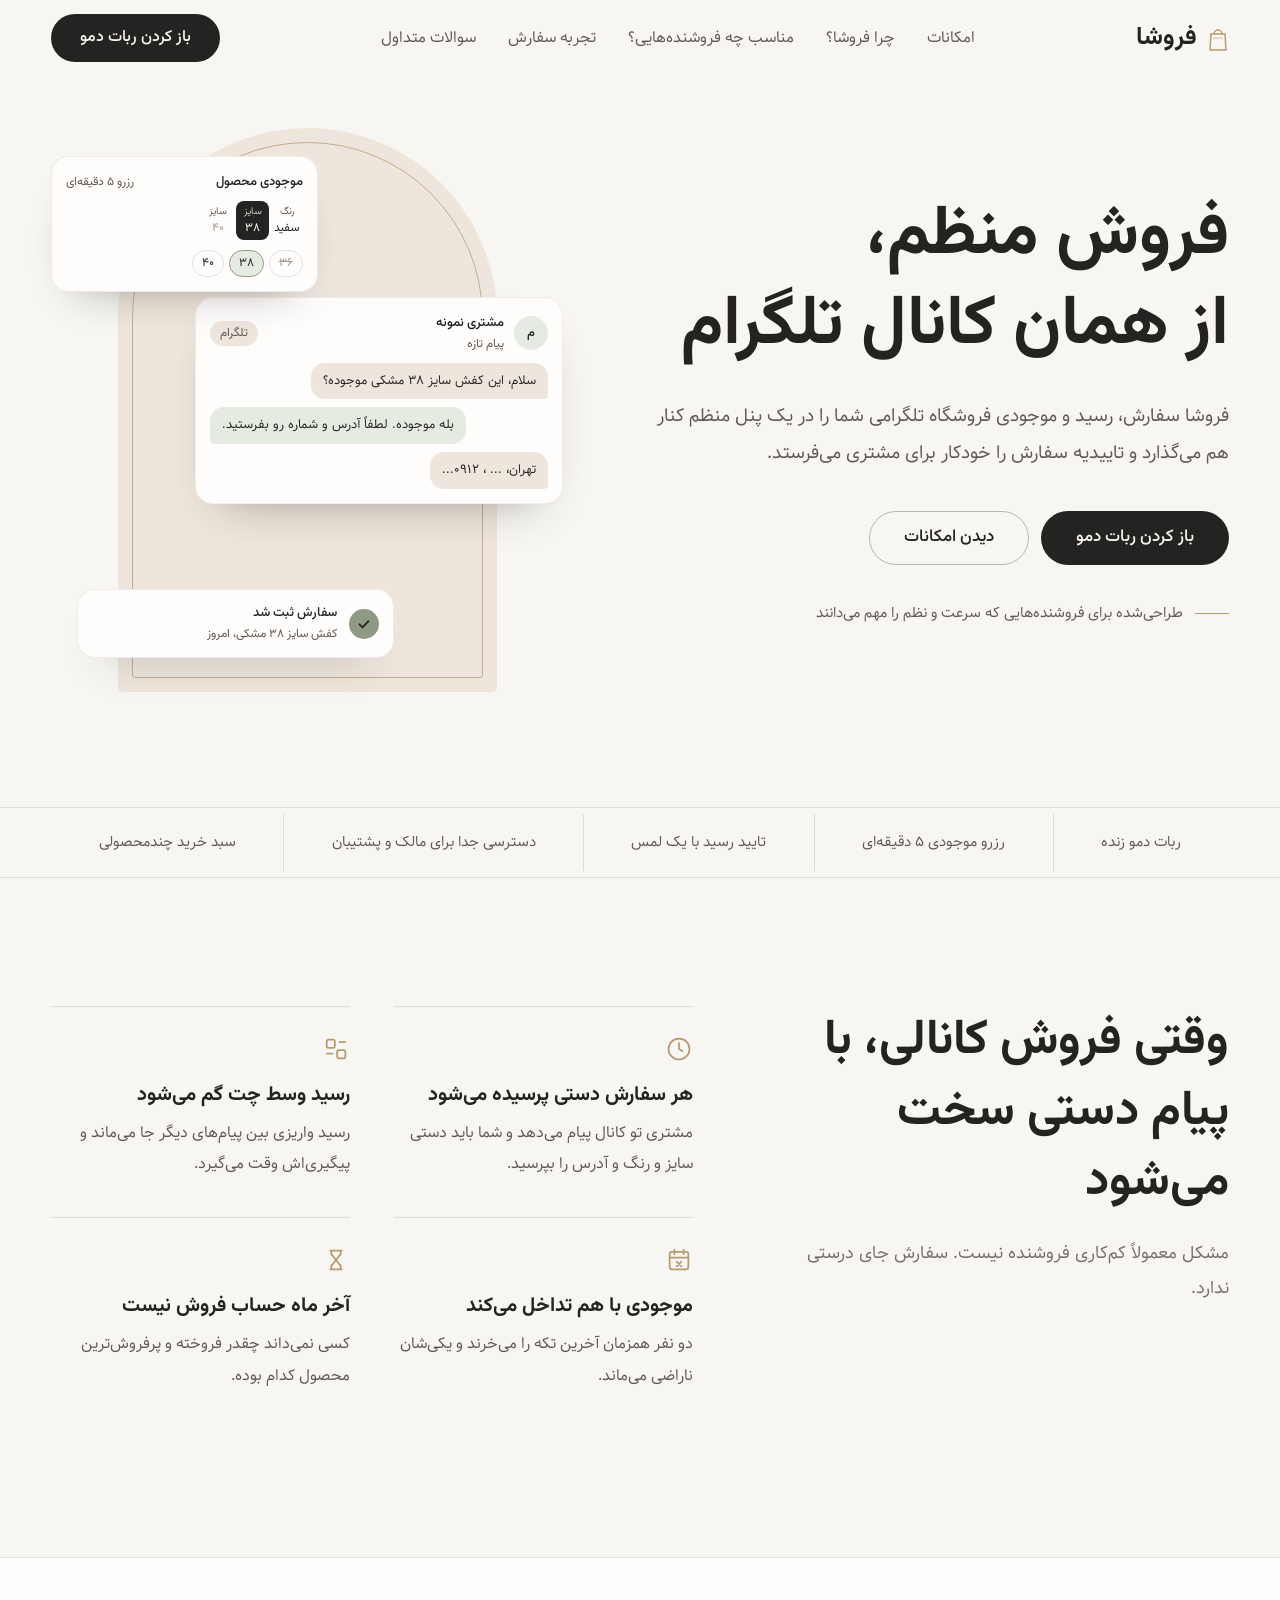
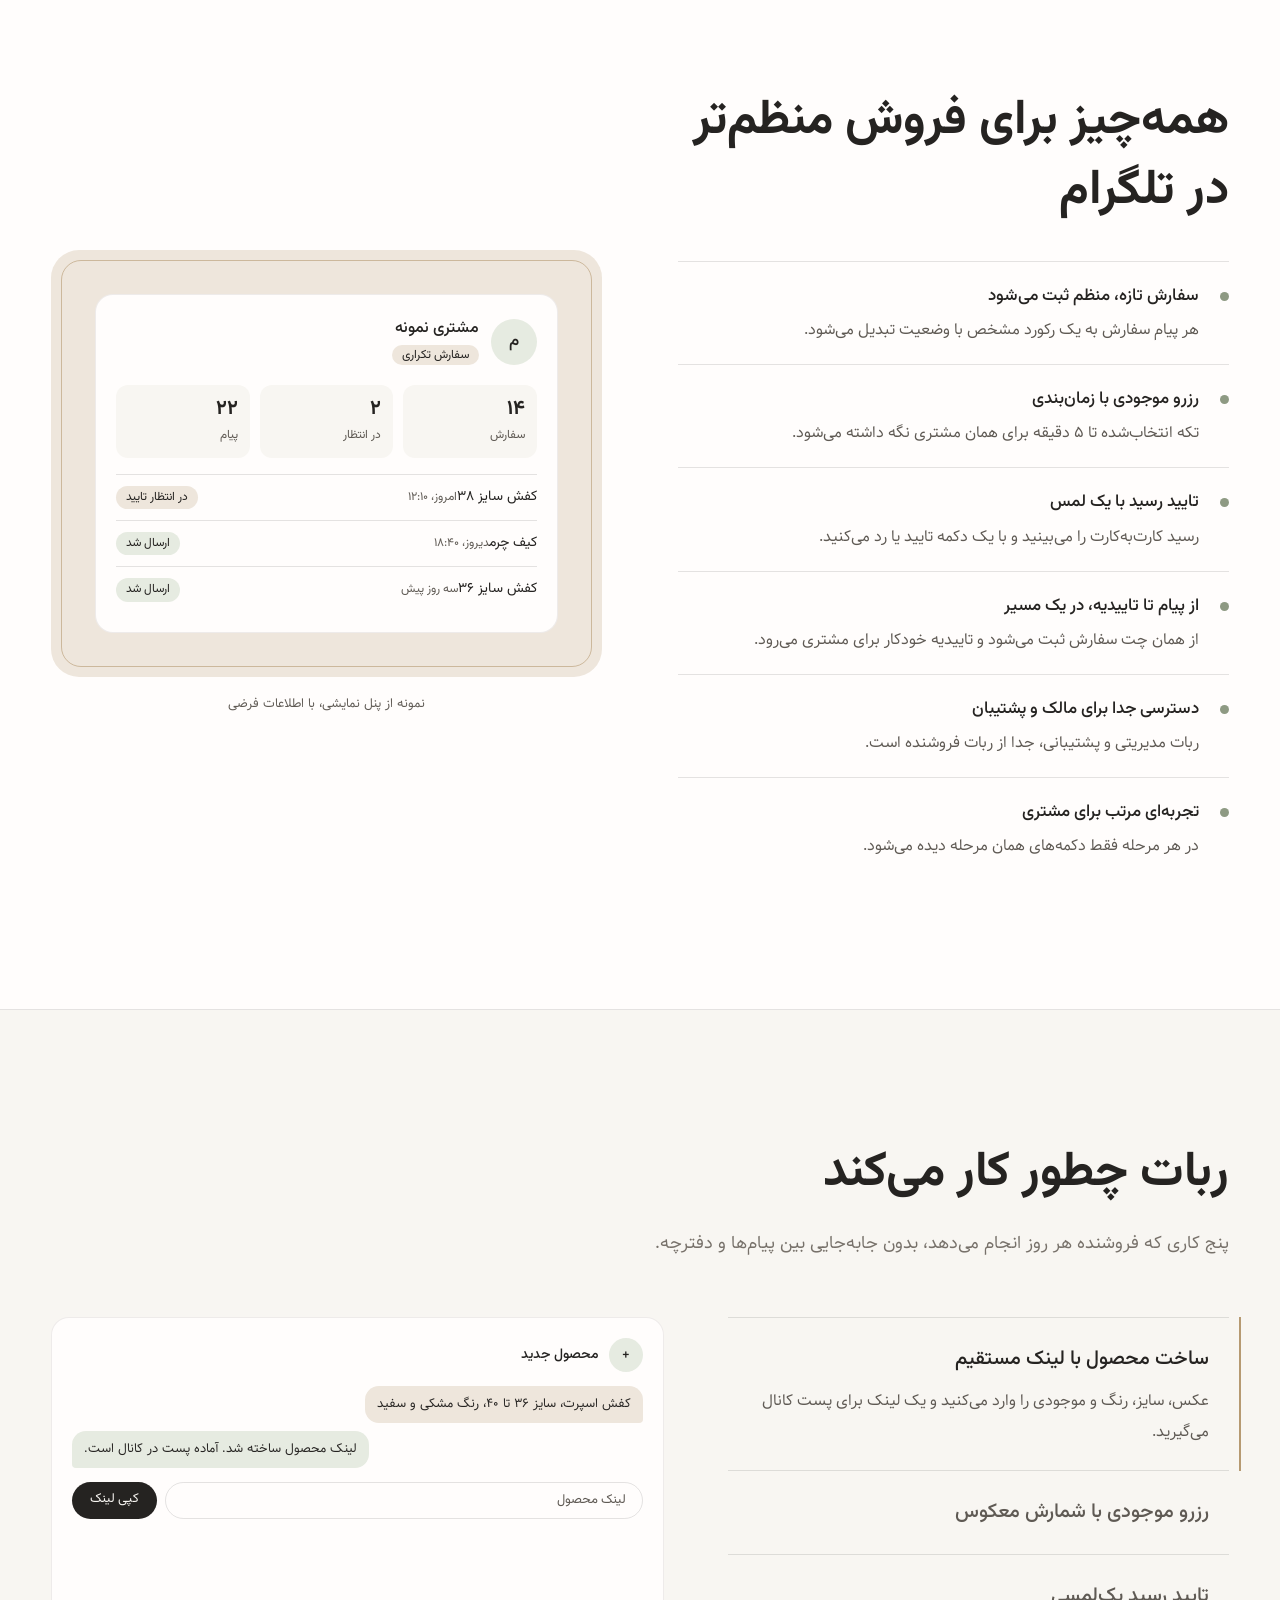
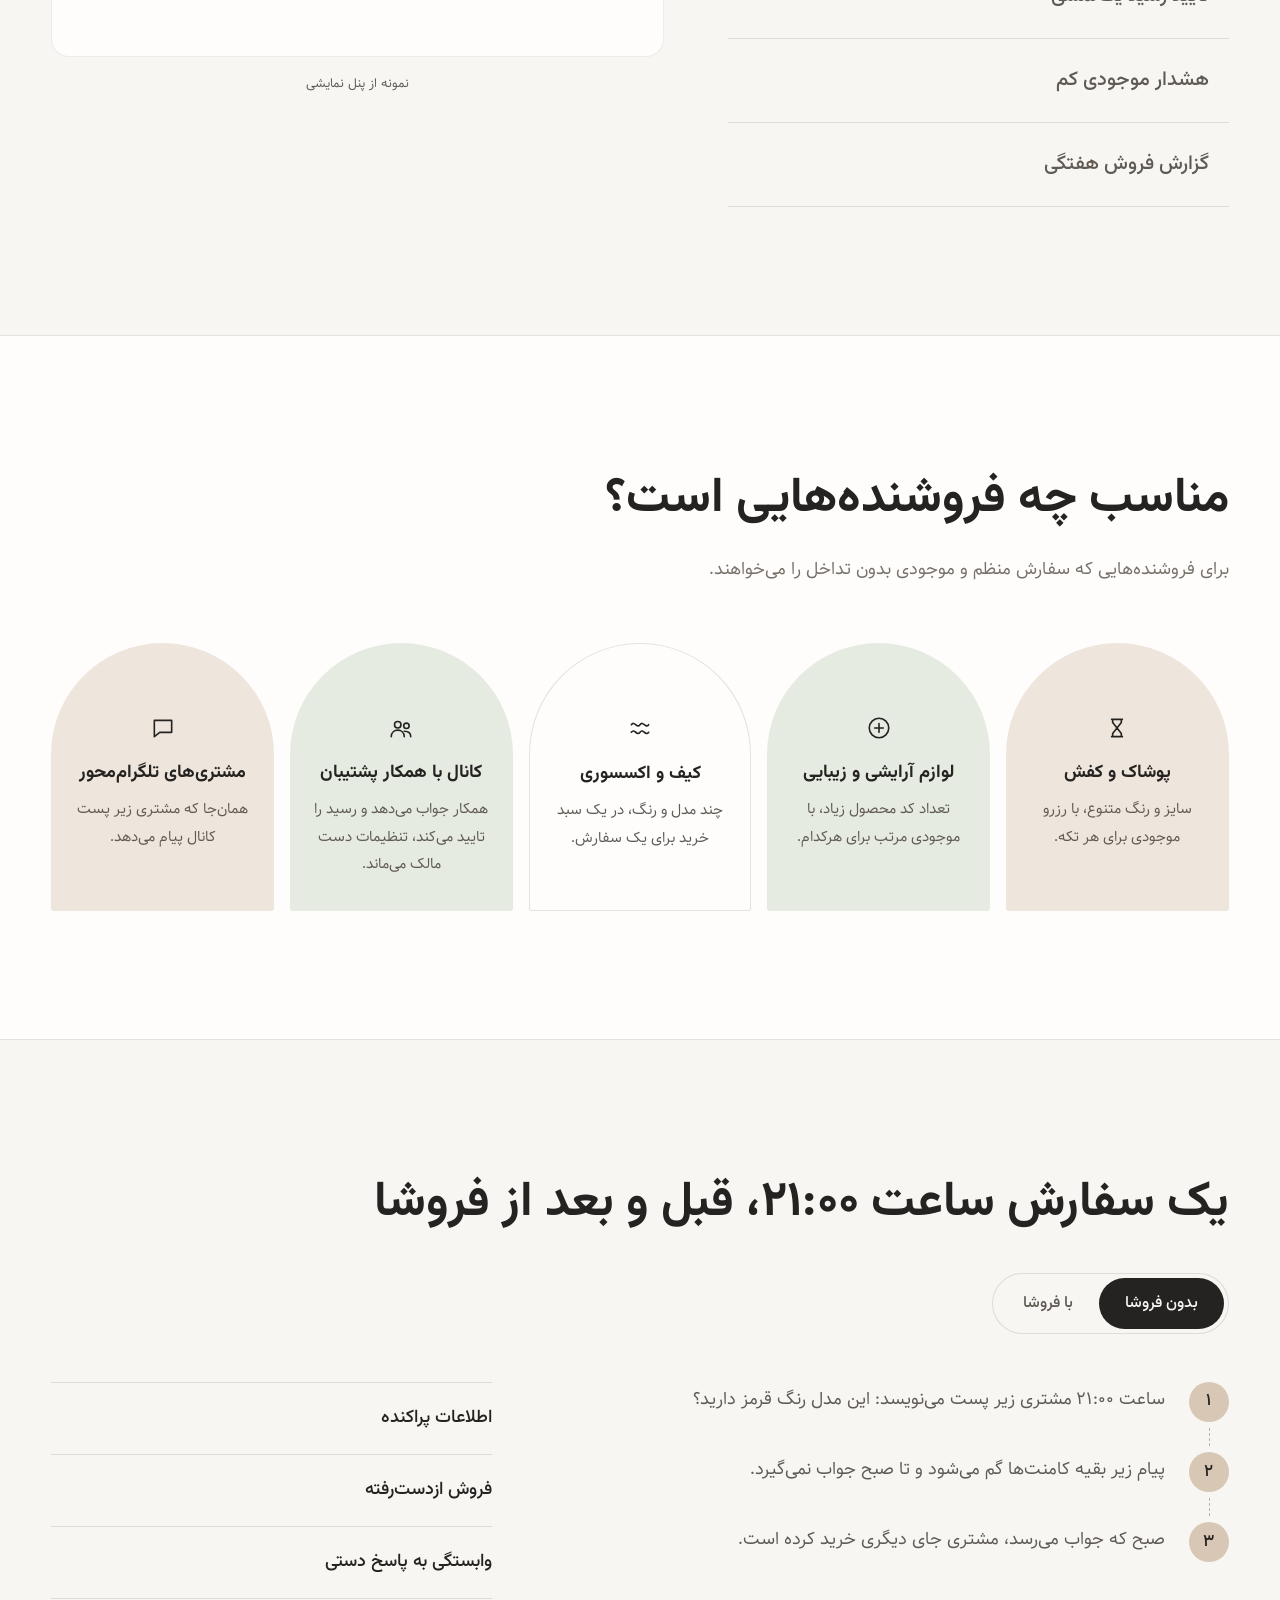
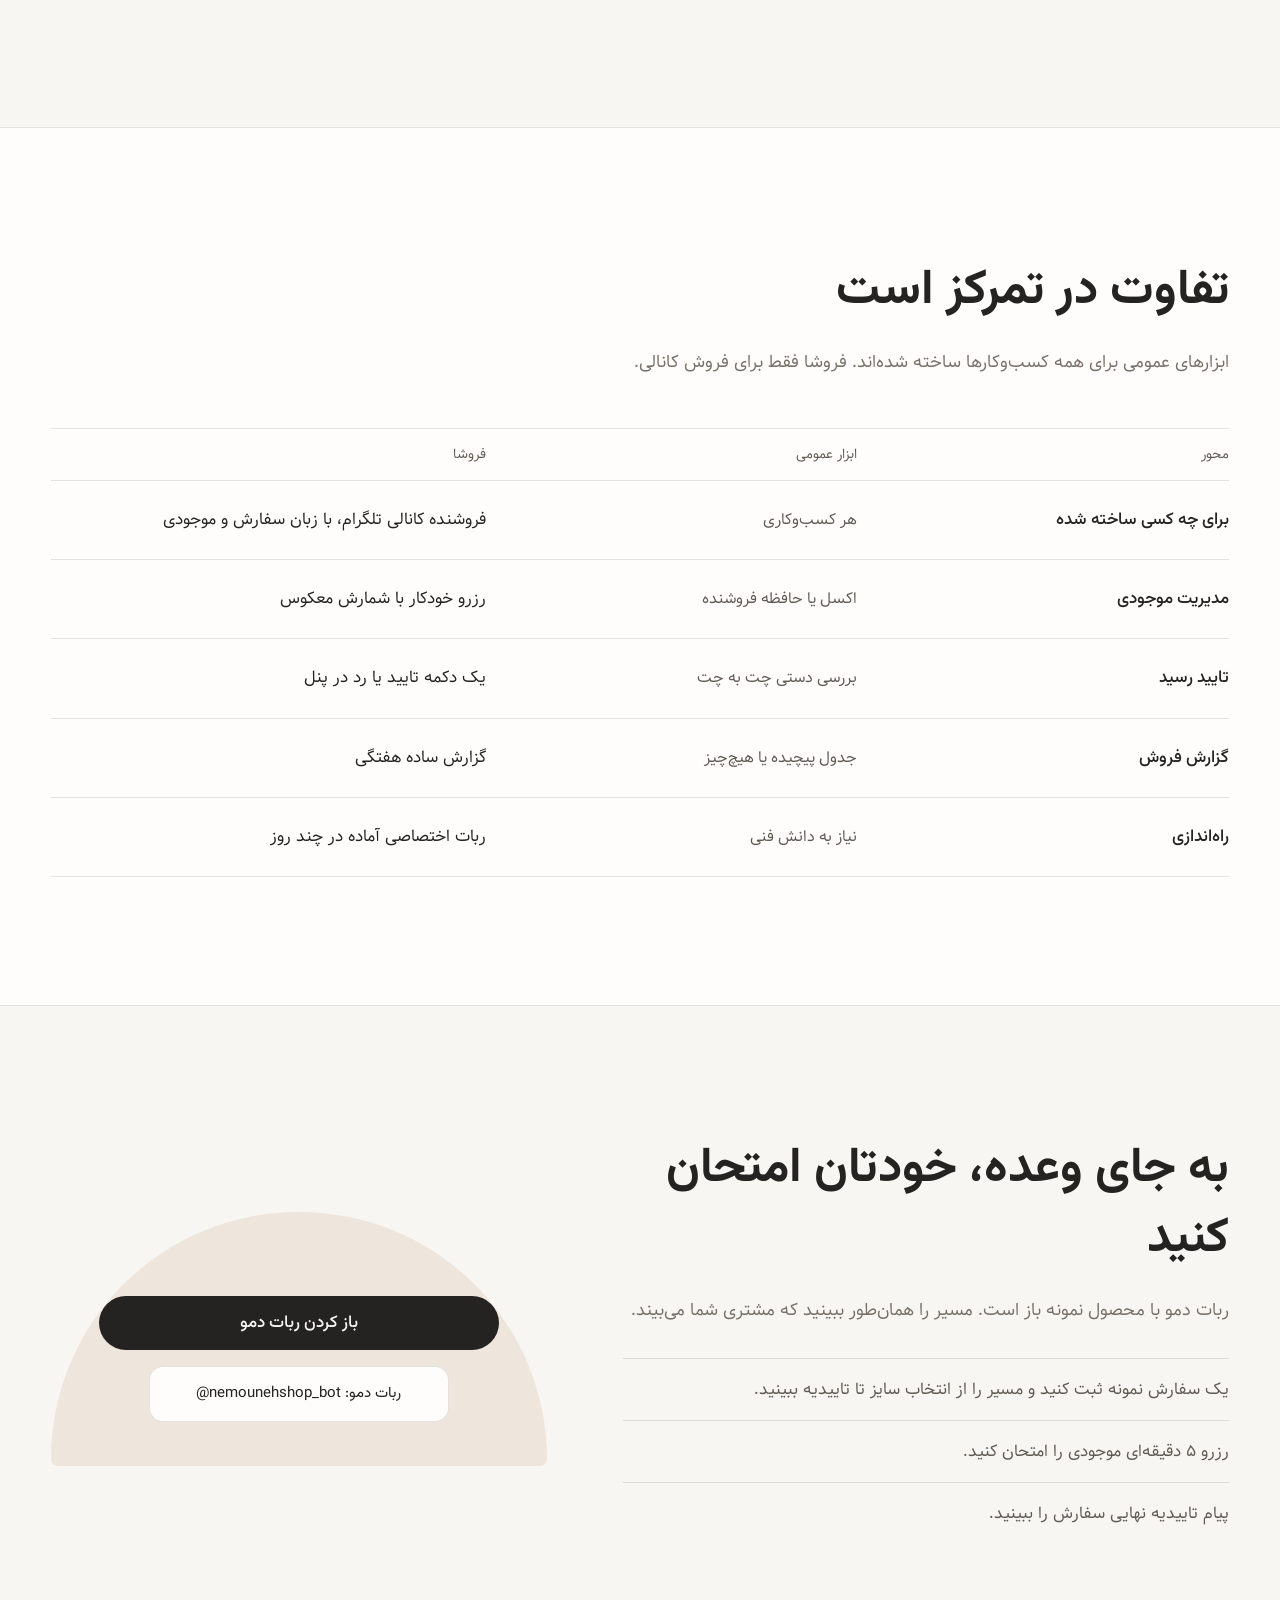
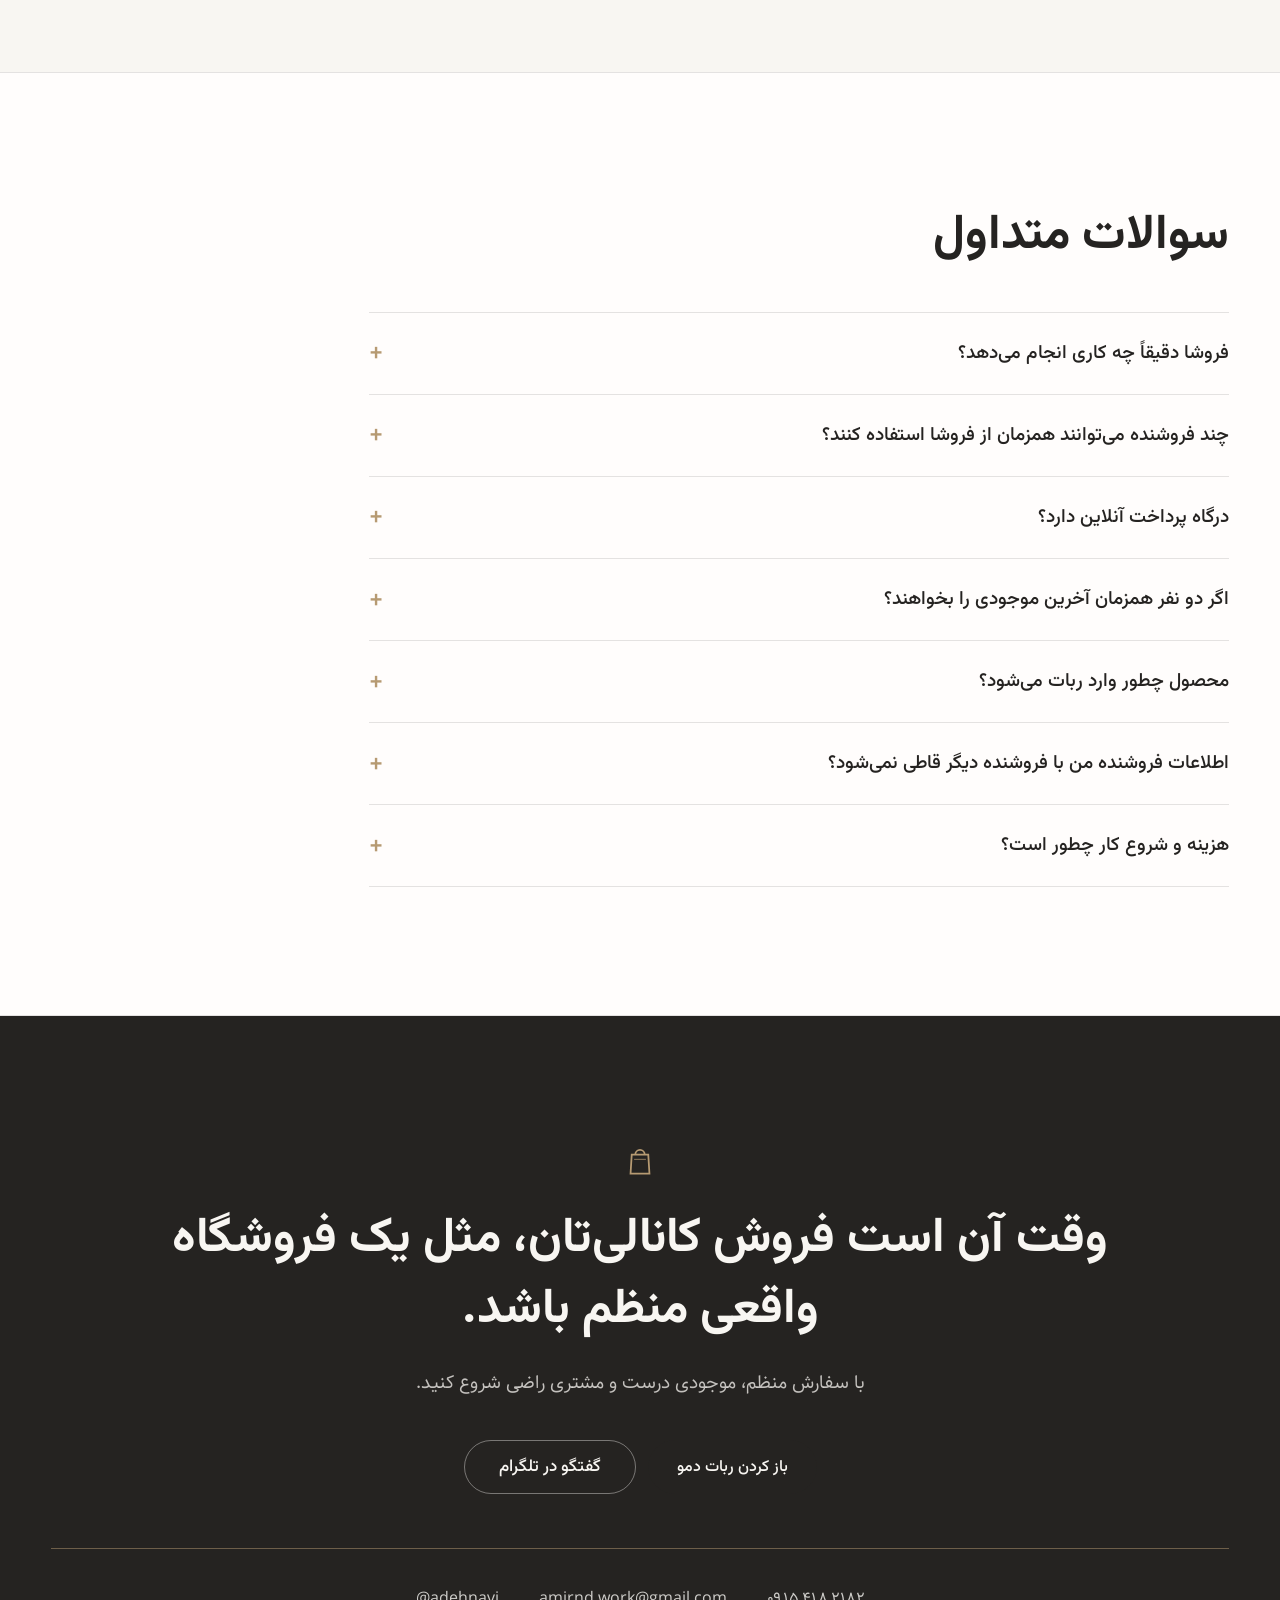
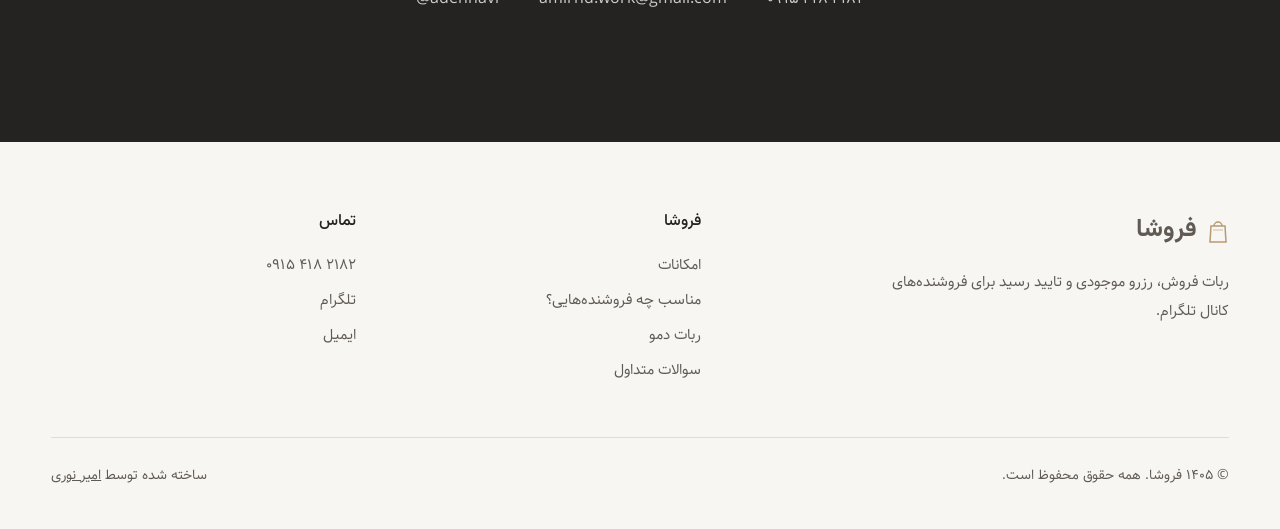
<file: product-forousha.html>
<!DOCTYPE html>
<html lang="fa" dir="rtl">
<head>
<meta charset="utf-8">
<meta name="viewport" content="width=device-width, initial-scale=1">
<title>فروشا: ربات فروش محصول برای کانال‌های تلگرام</title>
<meta name="description" content="سفارش، رسید و موجودی فروشگاه تلگرامی شما، در یک پنل منظم. فروشا رزرو موجودی، تایید رسید و گزارش فروش را خودکار می‌کند.">
<script>document.documentElement.classList.add('js');</script>

<!--
  این فایل کنار product-aravin.html در ریشه سایت قرار می‌گیرد.
  شماره تماس: tel:09154182182 و نمایش ۰۹۱۵ ۴۱۸ ۲۱۸۲
  تلگرام: https://t.me/adehnavi
  ایمیل: amirnd.work@gmail.com
  ربات دمو فروشا: https://t.me/nemounehshop_bot
  فونت‌ها: همان public/fonts/Vazirmatn و public/fonts/Samim پروژه
-->

<style>
@font-face{font-family:'Vazirmatn';src:url('/fonts/Vazirmatn/Vazirmatn-Regular.woff2') format('woff2');font-weight:400;font-display:swap}
@font-face{font-family:'Vazirmatn';src:url('/fonts/Vazirmatn/Vazirmatn-Medium.woff2') format('woff2');font-weight:500;font-display:swap}
@font-face{font-family:'Vazirmatn';src:url('/fonts/Vazirmatn/Vazirmatn-Bold.woff2') format('woff2');font-weight:700;font-display:swap}
@font-face{font-family:'Samim';src:url('/fonts/Samim/Samim-FD.woff2') format('woff2'),url('/fonts/Samim/Samim-FD.woff') format('woff');font-weight:400;font-display:swap}
@font-face{font-family:'Samim';src:url('/fonts/Samim/Samim-Medium-FD.woff2') format('woff2'),url('/fonts/Samim/Samim-Medium-FD.woff') format('woff');font-weight:500;font-display:swap}
@font-face{font-family:'Samim';src:url('/fonts/Samim/Samim-Bold-FD.woff2') format('woff2'),url('/fonts/Samim/Samim-Bold-FD.woff') format('woff');font-weight:700;font-display:swap}

:root{
  --ivory:#F8F6F2;
  --white:#FFFDFC;
  --ink:#252321;
  --sage:#8E9A83;
  --beige:#D8C7B5;
  --bronze:#B69A72;
  --mute:#77716A;
  --mute-tint:#5F5A54;
  --line:rgba(37,35,33,.12);
  --beige-soft:#EEE6DC;
  --sage-soft:#E6EBE1;
  --f-head:'Vazirmatn','Samim',Tahoma,sans-serif;
  --f-body:'Samim','Vazirmatn',Tahoma,sans-serif;
  --wrap:min(1240px,92vw);
}

*{box-sizing:border-box;margin:0}
[hidden]{display:none!important}
html{scroll-behavior:smooth;scroll-padding-top:84px}
body{background:var(--ivory);color:var(--ink);font-family:var(--f-body);font-size:17px;line-height:1.95;-webkit-font-smoothing:antialiased;text-rendering:optimizeLegibility}
a{color:inherit}
ul,ol{list-style:none;padding:0}
button{font:inherit;color:inherit}
svg{display:block}
:focus-visible{outline:2px solid var(--ink);outline-offset:3px;border-radius:8px}
.dark :focus-visible{outline-color:var(--ivory)}

.wrap{width:var(--wrap);margin-inline:auto}
.sec{padding-block:clamp(80px,10vw,150px)}
.band{background:var(--white);border-block:1px solid var(--line)}

h1,h2,h3{font-family:var(--f-head);font-weight:700}
h2{font-size:clamp(30px,3.8vw,52px);line-height:1.45}
h3{font-size:20px;line-height:1.6}
.intro{color:var(--mute);max-width:34em;margin-top:18px;font-size:18px}

.btn{display:inline-flex;align-items:center;justify-content:center;min-height:48px;padding:0 28px;border-radius:999px;font-family:var(--f-head);font-weight:500;font-size:16px;text-decoration:none;border:1px solid transparent;cursor:pointer;transition:background .2s,border-color .2s,transform .15s}
.btn:active{transform:translateY(1px)}
.btn-lg{min-height:54px;padding:0 34px;font-size:17px}
.btn-ink{background:var(--ink);color:var(--ivory)}
.btn-ink:hover{background:#3b3835}
.btn-line{border-color:rgba(37,35,33,.3);color:var(--ink);background:transparent}
.btn-line:hover{border-color:var(--ink)}
.btn-ivory{background:var(--ivory);color:var(--ink)}
.btn-ivory:hover{background:#fff}
.btn-ghost{border-color:rgba(248,246,242,.4);color:var(--ivory)}
.btn-ghost:hover{border-color:var(--ivory)}

.nav{position:sticky;top:0;z-index:50;border-bottom:1px solid transparent;transition:background .25s,border-color .25s}
.nav.scrolled{background:rgba(248,246,242,.8);-webkit-backdrop-filter:saturate(1.2) blur(14px);backdrop-filter:saturate(1.2) blur(14px);border-bottom-color:var(--line)}
.nav-in{display:flex;align-items:center;justify-content:space-between;gap:24px;min-height:76px}
.logo{display:inline-flex;align-items:center;gap:10px;text-decoration:none;font-family:var(--f-head);font-weight:700;font-size:25px}
.menu{display:flex;align-items:center;gap:32px}
.menu a{text-decoration:none;color:var(--mute-tint);font-size:16px;transition:color .2s}
.menu a:hover{color:var(--ink)}
.menu .m-login{display:none}
.nav-act{display:flex;align-items:center;gap:22px}
.login{text-decoration:none;color:var(--mute-tint);font-size:16px}
.login:hover{color:var(--ink)}
.burger{display:none;width:48px;height:48px;border:1px solid var(--line);border-radius:50%;background:transparent;cursor:pointer;align-items:center;justify-content:center}

.hero{padding-top:clamp(24px,4vw,56px);padding-bottom:clamp(72px,9vw,130px)}
.hero-grid{display:grid;grid-template-columns:1.08fr .92fr;gap:clamp(32px,5vw,72px);align-items:center}
h1{font-size:clamp(38px,5.4vw,76px);line-height:1.3;letter-spacing:0}
h1 span{display:block}
.lead{font-size:clamp(17px,1.5vw,20px);color:var(--mute-tint);max-width:31em;margin-top:26px}
.cta-row{display:flex;flex-wrap:wrap;gap:12px;margin-top:38px}
.assure{display:flex;align-items:center;gap:12px;margin-top:34px;color:var(--mute-tint);font-size:15px}
.assure::before{content:"";width:34px;height:1px;background:var(--bronze);flex:none}

.stage{position:relative;width:100%;max-width:560px;aspect-ratio:1/1.1;margin-inline:auto}
.arch{position:absolute;inset:0 13%;border-radius:999px 999px 28px 28px;background:var(--beige-soft)}
.arch::after{content:"";position:absolute;inset:14px;border:1px solid rgba(182,154,114,.75);border-radius:999px 999px 18px 18px}
.pn{position:absolute;background:var(--white);border:1px solid rgba(37,35,33,.08);border-radius:18px;box-shadow:0 22px 44px -28px rgba(37,35,33,.45);font-family:var(--f-head);font-size:13px;line-height:1.7}
.pn small{display:block;color:var(--mute-tint);font-size:12px}
.p-chat{right:0;top:30%;width:72%;padding:14px;display:flex;flex-direction:column;gap:8px;z-index:2}
.p-cal{left:0;top:5%;width:52%;padding:14px;z-index:3}
.p-ok{left:5%;bottom:6%;width:62%;padding:12px 14px;display:flex;align-items:center;gap:12px;z-index:4}
.pn-head{display:flex;align-items:center;gap:10px}
.pn-head b{font-weight:500}
.pn-head .tag{margin-inline-start:auto}
.av{width:34px;height:34px;border-radius:50%;background:var(--sage-soft);color:var(--ink);display:grid;place-items:center;font-weight:500;flex:none}
.tag{font-size:12px;padding:2px 10px;border-radius:999px;background:var(--beige-soft);color:var(--mute-tint);white-space:nowrap}
.bub{max-width:88%;padding:7px 12px;border-radius:14px;font-family:var(--f-body);font-size:13px;line-height:1.75}
.bub.in{align-self:flex-start;background:var(--beige-soft);border-end-start-radius:4px}
.bub.out{align-self:flex-end;background:var(--sage-soft);border-end-end-radius:4px}
.cal-top{display:flex;justify-content:space-between;align-items:baseline;gap:8px;margin-bottom:8px}
.cal-top b{font-weight:500}
.days{display:grid;grid-template-columns:repeat(7,1fr);gap:2px;text-align:center}
.days i{font-style:normal;font-size:12px;padding:3px 0;border-radius:8px;color:var(--ink);line-height:1.5}
.days i em{display:block;font-style:normal;font-size:10px;color:var(--mute-tint)}
.days i.sel{background:var(--ink);color:var(--ivory)}
.days i.sel em{color:rgba(248,246,242,.8)}
.days i.off{color:#a39d95}
.slots{display:flex;gap:5px;margin-top:10px;flex-wrap:wrap}
.slots span{font-size:12px;padding:2px 9px;border-radius:999px;border:1px solid var(--line)}
.slots .on{border-color:var(--sage);background:var(--sage-soft)}
.slots .x{color:#a39d95;text-decoration:line-through}
.ok-ic{width:30px;height:30px;border-radius:50%;background:var(--sage);display:grid;place-items:center;flex:none}
.p-ok b{font-weight:500}

@keyframes rise{from{opacity:0;transform:translateY(18px)}to{opacity:1;transform:none}}
.js .hero-copy>*,.js .stage .pn{opacity:0}
.go .hero-copy>*{animation:rise .7s ease both}
.go .hero-copy>*:nth-child(2){animation-delay:.08s}
.go .hero-copy>*:nth-child(3){animation-delay:.16s}
.go .hero-copy>*:nth-child(4){animation-delay:.24s}
.go .p-chat{animation:rise .7s .3s ease both}
.go .p-cal{animation:rise .7s .5s ease both}
.go .p-ok{animation:rise .7s .9s ease both}

.strip{border-block:1px solid var(--line)}
.strip-in{display:flex;flex-wrap:wrap;justify-content:space-between;padding-block:6px}
.strip-in span{flex:1 1 auto;text-align:center;padding:14px 18px;font-size:15px;color:var(--mute-tint);border-inline-start:1px solid var(--line)}
.strip-in span:first-child{border-inline-start:0}

.split{display:grid;grid-template-columns:5fr 7fr;gap:clamp(32px,6vw,96px);align-items:start}
.pgrid{display:grid;grid-template-columns:1fr 1fr;gap:0 44px}
.pi{border-top:1px solid var(--line);padding:28px 0 38px}
.pi svg{width:28px;height:28px;stroke:var(--bronze);fill:none;stroke-width:1.5;stroke-linecap:round;stroke-linejoin:round;margin-bottom:16px}
.pi p{color:var(--mute-tint);font-size:16px;margin-top:6px}

.sol{display:grid;grid-template-columns:1fr 1fr;gap:clamp(32px,6vw,96px);align-items:center}
.vl{margin-top:34px}
.vl li{display:grid;grid-template-columns:14px 1fr;gap:16px;padding:18px 0;border-top:1px solid var(--line)}
.vl li::before{content:"";width:9px;height:9px;border-radius:50%;background:var(--sage);margin-top:12px}
.vl b{font-family:var(--f-head);font-weight:500;display:block}
.vl span{color:var(--mute-tint);font-size:16px}
.paper{position:relative;background:var(--beige-soft);border-radius:28px;padding:clamp(18px,3.6vw,44px)}
.paper::after{content:"";position:absolute;inset:10px;border:1px solid rgba(182,154,114,.6);border-radius:20px;pointer-events:none}
.mock{position:relative;z-index:1;background:var(--white);border:1px solid rgba(37,35,33,.08);border-radius:18px;padding:20px;font-family:var(--f-head);font-size:14px;line-height:1.8}
.mock-cap{margin-top:14px;font-size:13px;color:var(--mute-tint);text-align:center}
.prof-head{display:flex;align-items:center;gap:12px}
.prof-head .av{width:46px;height:46px;font-size:17px}
.prof-head b{font-weight:500;font-size:16px;display:block}
.stats{display:grid;grid-template-columns:repeat(3,1fr);gap:10px;margin:16px 0}
.stats div{background:var(--ivory);border-radius:12px;padding:10px 12px}
.stats b{display:block;font-size:20px;font-weight:700;line-height:1.4}
.stats small{font-size:12px;color:var(--mute-tint)}
.rows li{display:flex;justify-content:space-between;align-items:center;gap:10px;padding:10px 0;border-top:1px solid var(--line)}
.rows small{color:var(--mute-tint);font-size:12px}
.chip{font-size:12px;padding:1px 10px;border-radius:999px;background:var(--sage-soft);white-space:nowrap}
.chip.warm{background:var(--beige-soft)}

.feat{display:grid;grid-template-columns:.9fr 1.1fr;gap:clamp(28px,5vw,80px);margin-top:56px;align-items:start}
.ft{display:block;width:100%;text-align:start;background:none;border:0;border-top:1px solid var(--line);padding:22px 20px 22px 0;cursor:pointer;position:relative;color:var(--mute-tint)}
.ft:last-child{border-bottom:1px solid var(--line)}
.ft b{font-family:var(--f-head);font-weight:500;font-size:20px;display:block;color:var(--mute-tint);transition:color .2s}
.ft span{display:block;font-size:16px;max-height:0;opacity:0;overflow:hidden;transition:max-height .35s ease,opacity .3s ease,margin .3s}
.ft::before{content:"";position:absolute;inset-inline-start:-12px;top:-1px;bottom:-1px;width:2px;background:var(--bronze);opacity:0;transition:opacity .2s}
.ft:hover b{color:var(--ink)}
.ft[aria-selected="true"] b{color:var(--ink)}
.ft[aria-selected="true"] span{max-height:140px;opacity:1;margin-top:6px}
.ft[aria-selected="true"]::before{opacity:1}
.fstage{position:relative}
.fp:not([hidden]){animation:rise .45s ease both}
.fp .mock{min-height:340px}
.row-flex{display:flex;align-items:center;gap:8px;flex-wrap:wrap}
.composer{display:flex;gap:8px;margin-top:14px}
.composer span{flex:1;border:1px solid var(--line);border-radius:999px;padding:6px 16px;color:var(--mute-tint);font-size:13px}
.composer em{font-style:normal;background:var(--ink);color:var(--ivory);border-radius:999px;padding:6px 18px;font-size:13px}
.stack{display:flex;flex-direction:column;gap:8px;margin-top:14px}
.note-line{font-size:13px;color:#8a4b3d;margin-top:10px}
.bell{display:flex;gap:12px;align-items:flex-start;padding:12px 0;border-top:1px solid var(--line)}
.bell:first-of-type{border-top:0}
.bell .dot{width:8px;height:8px;border-radius:50%;background:var(--bronze);margin-top:10px;flex:none}
.bars{display:flex;align-items:flex-end;gap:10px;height:140px;margin:14px 0 6px}
.bars div{flex:1;display:flex;flex-direction:column;align-items:center;justify-content:flex-end;height:100%;gap:6px;font-size:12px;color:var(--mute-tint)}
.bars i{display:block;width:100%;background:var(--sage);border-radius:6px 6px 0 0;opacity:.85}
.duo{display:grid;grid-template-columns:1fr 1fr;gap:10px;margin-top:14px}
.duo div{background:var(--ivory);border-radius:12px;padding:10px 14px}
.duo b{font-size:22px;font-weight:700;display:block;line-height:1.5}
.duo small{font-size:12px;color:var(--mute-tint)}

.arches{display:grid;grid-template-columns:repeat(5,1fr);gap:16px;margin-top:56px}
.arc{border-radius:999px 999px 24px 24px;padding:72px 22px 32px;text-align:center;background:var(--beige-soft)}
.arc:nth-child(even){background:var(--sage-soft)}
.arc:nth-child(3){background:var(--white);border:1px solid var(--line)}
.arc svg{width:26px;height:26px;stroke:var(--ink);fill:none;stroke-width:1.5;stroke-linecap:round;stroke-linejoin:round;margin:0 auto 18px}
.arc h3{font-size:18px}
.arc p{font-size:15px;color:var(--mute-tint);margin-top:8px;line-height:1.85}

.seg{display:inline-flex;margin-top:34px;border:1px solid var(--line);border-radius:999px;padding:4px;background:var(--ivory)}
.seg button{border:0;background:none;padding:10px 26px;border-radius:999px;cursor:pointer;font-family:var(--f-head);font-weight:500;font-size:16px;color:var(--mute-tint);transition:background .2s,color .2s}
.seg button[aria-selected="true"]{background:var(--ink);color:var(--ivory)}
.story{display:grid;grid-template-columns:1.2fr .8fr;gap:clamp(32px,6vw,96px);margin-top:48px;align-items:start}
.sp:not([hidden]){display:contents}
.tl{counter-reset:t;position:relative}
.tl li{counter-increment:t;position:relative;padding:0 64px 36px 0}
.tl li::before{content:counter(t,persian);position:absolute;right:0;top:0;width:40px;height:40px;border-radius:50%;display:grid;place-items:center;font-family:var(--f-head);font-weight:500;background:var(--beige);color:var(--ink)}
.tl li::after{content:"";position:absolute;right:19px;top:46px;bottom:6px;border-inline-start:1px dashed rgba(37,35,33,.3)}
.tl li:last-child::after{display:none}
.tl.good li::before{background:var(--sage);color:var(--ink)}
.tl.good li::after{border-inline-start-style:solid;border-color:var(--sage)}
.tl.bad li{color:var(--mute-tint)}
.tl p{font-size:18px;line-height:1.9}
.outs li{padding:18px 0;border-top:1px solid var(--line);font-family:var(--f-head);font-weight:500;font-size:18px}
.outs li:last-child{border-bottom:1px solid var(--line)}

.cmp{margin-top:48px}
.cmp-row{display:grid;grid-template-columns:1fr 1fr 1.25fr;gap:24px;padding:22px 0;border-top:1px solid var(--line);align-items:baseline}
.cmp-row:last-child{border-bottom:1px solid var(--line)}
.cmp-row.h{padding:12px 0;font-size:14px;color:var(--mute-tint)}
.cmp-row b{font-family:var(--f-head);font-weight:500}
.cmp-row .gen{color:var(--mute-tint);font-size:16px}
.cmp-row .us{font-size:17px}

.demo{display:grid;grid-template-columns:1.1fr .9fr;gap:clamp(32px,6vw,96px);align-items:center}
.tryl{margin-top:30px}
.tryl li{padding:14px 0;border-top:1px solid var(--line);color:var(--mute-tint)}
.demo-box{background:var(--beige-soft);border-radius:999px 999px 28px 28px;padding:84px clamp(24px,4vw,48px) 44px;text-align:center}
.demo-box p{font-size:15px;color:var(--mute-tint);margin:16px auto 0;max-width:20em}
.demo-box .btn{width:100%;margin-top:12px}
.demo-box .btn:first-of-type{margin-top:0}
.demo-box .creds{font-family:var(--f-head);font-size:15px;color:var(--ink);background:var(--white);border:1px solid var(--line);border-radius:14px;padding:12px 16px;line-height:2;margin-top:16px}

.faq{max-width:860px;margin-top:40px}
details{border-top:1px solid var(--line)}
details:last-child{border-bottom:1px solid var(--line)}
summary{cursor:pointer;list-style:none;padding:22px 0;font-family:var(--f-head);font-weight:500;font-size:19px;display:flex;justify-content:space-between;gap:16px;align-items:center}
summary::-webkit-details-marker{display:none}
summary::after{content:"+";color:var(--bronze);font-size:26px;line-height:1;transition:transform .2s}
details[open] summary::after{transform:rotate(45deg)}
details p{color:var(--mute-tint);padding-bottom:24px;max-width:42em;font-size:17px}

.dark{background:var(--ink);color:var(--ivory)}
.final{text-align:center}
.final svg{margin:0 auto 28px}
.final h2{max-width:20em;margin-inline:auto}
.final p.sub{color:rgba(248,246,242,.75);margin-top:20px;font-size:19px}
.final .cta-row{justify-content:center}
.reach{display:flex;flex-wrap:wrap;justify-content:center;gap:12px 40px;margin-top:54px;padding-top:34px;border-top:1px solid rgba(182,154,114,.5);font-size:16px;color:rgba(248,246,242,.8)}
.reach a{text-decoration:none}
.reach a:hover{color:#fff}

footer{padding:64px 0 40px;font-size:15px;color:var(--mute-tint)}
.foot{display:grid;grid-template-columns:1.6fr 1fr 1fr;gap:40px}
.foot p{max-width:24em;margin-top:12px}
.foot h4{font-family:var(--f-head);font-weight:500;color:var(--ink);font-size:16px;margin-bottom:10px}
.foot li a{display:inline-block;padding:3px 0;text-decoration:none}
.foot li a:hover{color:var(--ink)}
.copy{margin-top:48px;padding-top:24px;border-top:1px solid var(--line);display:flex;flex-wrap:wrap;justify-content:space-between;gap:10px;font-size:14px}

.float-cta{display:none;position:fixed;inset-inline:16px;bottom:max(14px,env(safe-area-inset-bottom));z-index:60;transform:translateY(160%);transition:transform .35s ease;box-shadow:0 14px 30px -16px rgba(37,35,33,.6)}
.float-cta.show{transform:none}

.rv{transition:opacity .6s ease,transform .6s ease}
.js .rv:not(.in){opacity:0;transform:translateY(16px)}

@media (max-width:1180px){
  .menu{display:none;position:absolute;inset-inline:0;top:100%;flex-direction:column;align-items:stretch;gap:0;background:var(--ivory);border-bottom:1px solid var(--line);padding:6px 4vw 20px}
  .menu.open{display:flex}
  .menu a{padding:15px 0;border-bottom:1px solid var(--line)}
  .menu .m-login{display:block}
  .login{display:none}
  .burger{display:inline-flex}
  .arches{display:flex;overflow-x:auto;scroll-snap-type:x mandatory;gap:14px;padding-bottom:14px;margin-inline:-4vw;padding-inline:4vw;-webkit-overflow-scrolling:touch}
  .arc{flex:0 0 min(300px,72%);scroll-snap-align:center}
}
@media (max-width:980px){
  .hero-grid,.split,.sol,.feat,.story,.demo{grid-template-columns:1fr}
  .stage{max-width:520px}
  .pgrid{grid-template-columns:1fr 1fr;gap:0 28px}
  .foot{grid-template-columns:1fr 1fr}
  .foot>div:first-child{grid-column:1/-1}
  .cmp-row{grid-template-columns:1fr;gap:4px}
  .cmp-row.h{display:none}
  .cmp-row .gen::before{content:"در ابزار عمومی: ";font-size:13px}
  .cmp-row .us::before{content:"در فروشا: ";font-size:13px;color:var(--mute-tint)}
}
@media (max-width:820px){
  .float-cta{display:flex}
  footer{padding-bottom:110px}
}
@media (max-width:620px){
  .pgrid{grid-template-columns:1fr}
  .strip-in span{flex:1 1 50%;border-inline-start:0;border-top:1px solid var(--line)}
  .strip-in span:nth-child(-n+2){border-top:0}
  .btn-lg{width:100%}
  .nav-act .btn{display:none}
  .foot{grid-template-columns:1fr}
  .tl li{padding-right:56px}
  .seg button{padding:10px 18px}
}
@media (prefers-reduced-motion:reduce){
  *{animation:none!important;transition:none!important}
  html{scroll-behavior:auto}
  .js .hero-copy>*,.js .stage .pn{opacity:1}
  .js .rv:not(.in){opacity:1;transform:none}
}
</style>
</head>
<body>

<header class="nav" id="nav">
  <div class="wrap nav-in">
    <a class="logo" href="#top" aria-label="فروشا، صفحه اصلی">
      <svg width="22" height="27" viewBox="0 0 22 27" aria-hidden="true"><path d="M7 9a4 4 0 0 1 8 0M4 9h14l1 16H3z" fill="none" stroke="#B69A72" stroke-width="1.5"/><path d="M6 13h10" stroke="#B69A72" stroke-width="1" opacity=".6"/></svg>
      <span>فروشا</span>
    </a>
    <nav class="menu" id="menu" aria-label="بخش‌های صفحه">
      <a href="#features">امکانات</a>
      <a href="#why">چرا فروشا؟</a>
      <a href="#fit">مناسب چه فروشنده‌هایی؟</a>
      <a href="#experience">تجربه سفارش</a>
      <a href="#faq">سوالات متداول</a>
      <a class="m-login" href="https://t.me/nemounehshop_bot">باز کردن ربات دمو</a>
    </nav>
    <div class="nav-act">
      <a class="btn btn-ink" href="https://t.me/nemounehshop_bot" target="_blank" rel="noopener">باز کردن ربات دمو</a>
      <button class="burger" id="burger" type="button" aria-expanded="false" aria-controls="menu" aria-label="باز کردن منو">
        <svg width="20" height="14" viewBox="0 0 20 14" aria-hidden="true"><path d="M1 1h18M1 7h18M1 13h18" stroke="#252321" stroke-width="1.6" stroke-linecap="round"/></svg>
      </button>
    </div>
  </div>
</header>

<main>

<section class="hero" id="top">
  <div class="wrap hero-grid">
    <div class="hero-copy">
      <h1><span>فروش منظم،</span><span>از همان کانال تلگرام</span></h1>
      <p class="lead">فروشا سفارش، رسید و موجودی فروشگاه تلگرامی شما را در یک پنل منظم کنار هم می‌گذارد و تاییدیه سفارش را خودکار برای مشتری می‌فرستد.</p>
      <div class="cta-row">
        <a class="btn btn-ink btn-lg" id="heroCta" href="https://t.me/nemounehshop_bot" target="_blank" rel="noopener">باز کردن ربات دمو</a>
        <a class="btn btn-line btn-lg" href="#features">دیدن امکانات</a>
      </div>
      <p class="assure">طراحی‌شده برای فروشنده‌هایی که سرعت و نظم را مهم می‌دانند</p>
    </div>

    <div class="stage" role="img" aria-label="نمایی از ربات فروشا: گفتگوی مشتری، موجودی رزرو‌شده و تاییدیه سفارش">
      <div class="arch"></div>
      <div class="pn p-cal" aria-hidden="true">
        <div class="cal-top"><b>موجودی محصول</b><small>رزرو ۵ دقیقه‌ای</small></div>
        <div class="days">
          <i><em>رنگ</em>سفید</i><i class="sel"><em>سایز</em>۳۸</i><i class="off"><em>سایز</em>۴۰</i>
        </div>
        <div class="slots"><span class="x">۳۶</span><span class="on">۳۸</span><span>۴۰</span></div>
      </div>
      <div class="pn p-chat" aria-hidden="true">
        <div class="pn-head"><span class="av">م</span><div><b>مشتری نمونه</b><small>پیام تازه</small></div><span class="tag">تلگرام</span></div>
        <div class="bub in">سلام، این کفش سایز ۳۸ مشکی موجوده؟</div>
        <div class="bub out">بله موجوده. لطفاً آدرس و شماره رو بفرستید.</div>
        <div class="bub in">تهران، ... ، ۰۹۱۲...</div>
      </div>
      <div class="pn p-ok" aria-hidden="true">
        <span class="ok-ic"><svg width="16" height="16" viewBox="0 0 16 16"><path d="M3.5 8.3l3 3 6-6.2" fill="none" stroke="#252321" stroke-width="1.8" stroke-linecap="round" stroke-linejoin="round"/></svg></span>
        <div><b>سفارش ثبت شد</b><small>کفش سایز ۳۸ مشکی، امروز</small></div>
      </div>
    </div>
  </div>
</section>

<section class="strip" aria-label="ویژگی‌هایی که همین حالا می‌توانید ببینید">
  <div class="wrap strip-in">
    <span>ربات دمو زنده</span>
    <span>رزرو موجودی ۵ دقیقه‌ای</span>
    <span>تایید رسید با یک لمس</span>
    <span>دسترسی جدا برای مالک و پشتیبان</span>
    <span>سبد خرید چندمحصولی</span>
  </div>
</section>

<section class="sec" id="problem">
  <div class="wrap split">
    <div class="rv">
      <h2>وقتی فروش کانالی، با پیام دستی سخت می‌شود</h2>
      <p class="intro">مشکل معمولاً کم‌کاری فروشنده نیست. سفارش جای درستی ندارد.</p>
    </div>
    <div class="pgrid">
      <div class="pi rv">
        <svg viewBox="0 0 24 24" aria-hidden="true"><circle cx="12" cy="12" r="9"/><path d="M12 7v5l3 2"/></svg>
        <h3>هر سفارش دستی پرسیده می‌شود</h3>
        <p>مشتری تو کانال پیام می‌دهد و شما باید دستی سایز و رنگ و آدرس را بپرسید.</p>
      </div>
      <div class="pi rv">
        <svg viewBox="0 0 24 24" aria-hidden="true"><rect x="4" y="4" width="7" height="7" rx="1.5"/><rect x="13" y="13" width="7" height="7" rx="1.5"/><path d="M15 6h5M4 16h5"/></svg>
        <h3>رسید وسط چت گم می‌شود</h3>
        <p>رسید واریزی بین پیام‌های دیگر جا می‌ماند و پیگیری‌اش وقت می‌گیرد.</p>
      </div>
      <div class="pi rv">
        <svg viewBox="0 0 24 24" aria-hidden="true"><rect x="4" y="5" width="16" height="15" rx="2"/><path d="M8 3v4M16 3v4M4 10h16M10 13.5l4 4M14 13.5l-4 4"/></svg>
        <h3>موجودی با هم تداخل می‌کند</h3>
        <p>دو نفر همزمان آخرین تکه را می‌خرند و یکی‌شان ناراضی می‌ماند.</p>
      </div>
      <div class="pi rv">
        <svg viewBox="0 0 24 24" aria-hidden="true"><path d="M7 4h10M7 20h10M8 4v3l4 5-4 5v3M16 4v3l-4 5 4 5v3"/></svg>
        <h3>آخر ماه حساب فروش نیست</h3>
        <p>کسی نمی‌داند چقدر فروخته و پرفروش‌ترین محصول کدام بوده.</p>
      </div>
    </div>
  </div>
</section>

<section class="sec band" id="why">
  <div class="wrap sol">
    <div class="rv">
      <h2>همه‌چیز برای فروش منظم‌تر در تلگرام</h2>
      <ul class="vl">
        <li><div><b>سفارش تازه، منظم ثبت می‌شود</b><span>هر پیام سفارش به یک رکورد مشخص با وضعیت تبدیل می‌شود.</span></div></li>
        <li><div><b>رزرو موجودی با زمان‌بندی</b><span>تکه انتخاب‌شده تا ۵ دقیقه برای همان مشتری نگه داشته می‌شود.</span></div></li>
        <li><div><b>تایید رسید با یک لمس</b><span>رسید کارت‌به‌کارت را می‌بینید و با یک دکمه تایید یا رد می‌کنید.</span></div></li>
        <li><div><b>از پیام تا تاییدیه، در یک مسیر</b><span>از همان چت سفارش ثبت می‌شود و تاییدیه خودکار برای مشتری می‌رود.</span></div></li>
        <li><div><b>دسترسی جدا برای مالک و پشتیبان</b><span>ربات مدیریتی و پشتیبانی، جدا از ربات فروشنده است.</span></div></li>
        <li><div><b>تجربه‌ای مرتب برای مشتری</b><span>در هر مرحله فقط دکمه‌های همان مرحله دیده می‌شود.</span></div></li>
      </ul>
    </div>
    <div class="rv">
      <div class="paper">
        <div class="mock" role="img" aria-label="نمونه پرونده سفارش در پنل فروشا">
          <div class="prof-head"><span class="av">م</span><div><b>مشتری نمونه</b><span class="chip warm">سفارش تکراری</span></div></div>
          <div class="stats">
            <div><b>۱۴</b><small>سفارش</small></div>
            <div><b>۲</b><small>در انتظار</small></div>
            <div><b>۲۲</b><small>پیام</small></div>
          </div>
          <ul class="rows">
            <li><div>کفش سایز ۳۸<small>امروز، ۱۲:۱۰</small></div><span class="chip warm">در انتظار تایید</span></li>
            <li><div>کیف چرم<small>دیروز، ۱۸:۴۰</small></div><span class="chip">ارسال شد</span></li>
            <li><div>کفش سایز ۳۶<small>سه روز پیش</small></div><span class="chip">ارسال شد</span></li>
          </ul>
        </div>
      </div>
      <p class="mock-cap">نمونه از پنل نمایشی، با اطلاعات فرضی</p>
    </div>
  </div>
</section>

<section class="sec" id="features">
  <div class="wrap">
    <div class="rv">
      <h2>ربات چطور کار می‌کند</h2>
      <p class="intro">پنج کاری که فروشنده هر روز انجام می‌دهد، بدون جابه‌جایی بین پیام‌ها و دفترچه.</p>
    </div>
    <div class="feat">
      <div class="flist" role="tablist" aria-orientation="vertical" aria-label="امکانات اصلی">
        <button class="ft" role="tab" id="ft-0" aria-controls="fp-0" aria-selected="true"><b>ساخت محصول با لینک مستقیم</b><span>عکس، سایز، رنگ و موجودی را وارد می‌کنید و یک لینک برای پست کانال می‌گیرید.</span></button>
        <button class="ft" role="tab" id="ft-1" aria-controls="fp-1" aria-selected="false" tabindex="-1"><b>رزرو موجودی با شمارش معکوس</b><span>تکه انتخاب‌شده تا ۵ دقیقه رزرو می‌شود. نفر دوم زمان باقی‌مانده را می‌بیند.</span></button>
        <button class="ft" role="tab" id="ft-2" aria-controls="fp-2" aria-selected="false" tabindex="-1"><b>تایید رسید یک‌لمسی</b><span>رسید کارت‌به‌کارت را می‌بینید و با یک دکمه تایید یا رد می‌کنید.</span></button>
        <button class="ft" role="tab" id="ft-3" aria-controls="fp-3" aria-selected="false" tabindex="-1"><b>هشدار موجودی کم</b><span>وقتی موجودی یک سایز یا رنگ کم شود، همان لحظه به شما پیام می‌دهد.</span></button>
        <button class="ft" role="tab" id="ft-4" aria-controls="fp-4" aria-selected="false" tabindex="-1"><b>گزارش فروش هفتگی</b><span>تعداد سفارش، پرفروش‌ترین محصول و نرخ تایید رسید را در یک نگاه ببینید.</span></button>
      </div>

      <div class="fstage">
        <div class="fp" role="tabpanel" id="fp-0" aria-labelledby="ft-0">
          <div class="mock">
            <div class="pn-head"><span class="av">+</span><div><b>محصول جدید</b></div></div>
            <div class="stack">
              <div class="bub in">کفش اسپرت، سایز ۳۶ تا ۴۰، رنگ مشکی و سفید</div>
              <div class="bub out">لینک محصول ساخته شد. آماده پست در کانال است.</div>
            </div>
            <div class="composer"><span>لینک محصول</span><em>کپی لینک</em></div>
          </div>
          <p class="mock-cap">نمونه از پنل نمایشی</p>
        </div>
        <div class="fp" role="tabpanel" id="fp-1" aria-labelledby="ft-1" hidden>
          <div class="mock">
            <div class="cal-top"><b>موجودی، کفش اسپرت</b><small>رزرو فعال</small></div>
            <div class="days">
              <i><em>رنگ</em>مشکی</i><i class="sel"><em>سایز</em>۳۸</i><i class="off"><em>سایز</em>۴۰</i>
            </div>
            <div class="slots"><span class="x">۳۶</span><span class="on">۳۸</span><span>۳۹</span><span>۴۰</span></div>
            <p class="note-line">سایز ۳۸ برای مشتری دیگری تا ۴ دقیقه دیگر رزرو است.</p>
            <div class="composer"><span>وقتی آزاد شد خبرم کن</span><em>ثبت سفارش</em></div>
          </div>
          <p class="mock-cap">نمونه از پنل نمایشی</p>
        </div>
        <div class="fp" role="tabpanel" id="fp-2" aria-labelledby="ft-2" hidden>
          <div class="mock">
            <div class="prof-head"><span class="av">م</span><div><b>مشتری نمونه</b><span class="chip warm">در انتظار تایید</span></div></div>
            <div class="stats"><div><b>۴۲۰,۰۰۰</b><small>مبلغ سفارش</small></div><div><b>۱</b><small>قلم کالا</small></div><div><b>۲</b><small>دقیقه پیش</small></div></div>
            <ul class="rows">
              <li><div>رسید کارت‌به‌کارت<small>دریافت شد</small></div></li>
              <li><div>کفش سایز ۳۸ مشکی<small>تایید نهایی</small></div><span class="chip warm">در انتظار</span></li>
            </ul>
            <div class="composer"><span>رد سفارش</span><em>تایید رسید</em></div>
          </div>
          <p class="mock-cap">نمونه از پنل نمایشی، با اطلاعات فرضی</p>
        </div>
        <div class="fp" role="tabpanel" id="fp-3" aria-labelledby="ft-3" hidden>
          <div class="mock">
            <div class="bell"><span class="dot"></span><div><b>موجودی کم</b><small style="display:block;color:var(--mute-tint)">کفش اسپرت، سایز ۳۸، فقط ۲ عدد باقی مانده</small></div></div>
            <div class="bell"><span class="dot"></span><div><b>سفارش معلق</b><small style="display:block;color:var(--mute-tint)">مشتری نمونه، ۱۰ دقیقه منتظر تایید رسید</small></div></div>
            <div class="stack">
              <div class="bub out" style="max-width:100%">سفارش شما تایید شد و امروز ارسال می‌شود.</div>
              <small style="color:var(--mute-tint);font-size:12px">پیام تایید خودکار به همان چت مشتری می‌رود.</small>
            </div>
          </div>
          <p class="mock-cap">نمونه از پنل نمایشی</p>
        </div>
        <div class="fp" role="tabpanel" id="fp-4" aria-labelledby="ft-4" hidden>
          <div class="mock">
            <b style="font-weight:500">سفارش‌های تازه در هفته</b>
            <div class="bars" aria-hidden="true">
              <div><i style="height:30%"></i>ش</div><div><i style="height:50%"></i>ی</div><div><i style="height:20%"></i>د</div><div><i style="height:75%"></i>س</div><div><i style="height:65%"></i>چ</div><div><i style="height:40%"></i>پ</div><div><i style="height:55%"></i>ج</div>
            </div>
            <div class="duo"><div><b>٪۸۸</b><small>نرخ تایید رسید</small></div><div><b>کفش اسپرت</b><small>پرفروش‌ترین محصول</small></div></div>
          </div>
          <p class="mock-cap">اعداد نمایشی هستند، نه آمار واقعی</p>
        </div>
      </div>
    </div>
  </div>
</section>

<section class="sec band" id="fit">
  <div class="wrap">
    <div class="rv">
      <h2>مناسب چه فروشنده‌هایی است؟</h2>
      <p class="intro">برای فروشنده‌هایی که سفارش منظم و موجودی بدون تداخل را می‌خواهند.</p>
    </div>
    <div class="arches">
      <article class="arc">
        <svg viewBox="0 0 24 24" aria-hidden="true"><path d="M7 4h10M7 20h10M8 4v3l4 5-4 5v3M16 4v3l-4 5 4 5v3"/></svg>
        <h3>پوشاک و کفش</h3>
        <p>سایز و رنگ متنوع، با رزرو موجودی برای هر تکه.</p>
      </article>
      <article class="arc">
        <svg viewBox="0 0 24 24" aria-hidden="true"><circle cx="12" cy="12" r="9"/><path d="M8 12h8M12 8v8"/></svg>
        <h3>لوازم آرایشی و زیبایی</h3>
        <p>تعداد کد محصول زیاد، با موجودی مرتب برای هرکدام.</p>
      </article>
      <article class="arc">
        <svg viewBox="0 0 24 24" aria-hidden="true"><path d="M4 8c3-4 5 4 8 0s5 4 8 0M4 15c3-4 5 4 8 0s5 4 8 0"/></svg>
        <h3>کیف و اکسسوری</h3>
        <p>چند مدل و رنگ، در یک سبد خرید برای یک سفارش.</p>
      </article>
      <article class="arc">
        <svg viewBox="0 0 24 24" aria-hidden="true"><circle cx="9" cy="9" r="3"/><circle cx="17" cy="10" r="2.5"/><path d="M3 20c0-4 3-6 6-6s6 2 6 6M15 15c3 0 6 1 6 5"/></svg>
        <h3>کانال با همکار پشتیبان</h3>
        <p>همکار جواب می‌دهد و رسید را تایید می‌کند، تنظیمات دست مالک می‌ماند.</p>
      </article>
      <article class="arc">
        <svg viewBox="0 0 24 24" aria-hidden="true"><path d="M4 5h16v11H9l-5 4z"/></svg>
        <h3>مشتری‌های تلگرام‌محور</h3>
        <p>همان‌جا که مشتری زیر پست کانال پیام می‌دهد.</p>
      </article>
    </div>
  </div>
</section>

<section class="sec" id="experience">
  <div class="wrap">
    <div class="rv">
      <h2>یک سفارش ساعت ۲۱:۰۰، قبل و بعد از فروشا</h2>
      <div class="seg" role="tablist" aria-label="مقایسه قبل و بعد">
        <button type="button" role="tab" id="sg-0" aria-controls="sp-0" aria-selected="true">بدون فروشا</button>
        <button type="button" role="tab" id="sg-1" aria-controls="sp-1" aria-selected="false" tabindex="-1">با فروشا</button>
      </div>
    </div>
    <div class="story">
      <div class="sp" role="tabpanel" id="sp-0" aria-labelledby="sg-0">
        <ol class="tl bad">
          <li><p>ساعت ۲۱:۰۰ مشتری زیر پست می‌نویسد: این مدل رنگ قرمز دارید؟</p></li>
          <li><p>پیام زیر بقیه کامنت‌ها گم می‌شود و تا صبح جواب نمی‌گیرد.</p></li>
          <li><p>صبح که جواب می‌رسد، مشتری جای دیگری خرید کرده است.</p></li>
        </ol>
        <ul class="outs">
          <li>اطلاعات پراکنده</li>
          <li>فروش ازدست‌رفته</li>
          <li>وابستگی به پاسخ دستی</li>
        </ul>
      </div>
      <div class="sp" role="tabpanel" id="sp-1" aria-labelledby="sg-1" hidden>
        <ol class="tl good">
          <li><p>ساعت ۲۱:۰۰ پیام در ربات می‌نشیند و سفارش تازه ثبت می‌شود.</p></li>
          <li><p>موجودی رنگ قرمز برای همان مشتری ۵ دقیقه رزرو می‌شود.</p></li>
          <li><p>بعد از تایید رسید، تاییدیه سفارش همان لحظه برایش می‌رود.</p></li>
        </ol>
        <ul class="outs">
          <li>سفارش‌های منظم</li>
          <li>موجودی بدون تداخل</li>
          <li>پاسخ سریع‌تر به مشتری</li>
        </ul>
      </div>
    </div>
  </div>
</section>

<section class="sec band" id="compare">
  <div class="wrap">
    <div class="rv">
      <h2>تفاوت در تمرکز است</h2>
      <p class="intro">ابزارهای عمومی برای همه کسب‌وکارها ساخته شده‌اند. فروشا فقط برای فروش کانالی.</p>
    </div>
    <div class="cmp rv">
      <div class="cmp-row h"><span>محور</span><span>ابزار عمومی</span><span>فروشا</span></div>
      <div class="cmp-row"><b>برای چه کسی ساخته شده</b><span class="gen">هر کسب‌وکاری</span><span class="us">فروشنده کانالی تلگرام، با زبان سفارش و موجودی</span></div>
      <div class="cmp-row"><b>مدیریت موجودی</b><span class="gen">اکسل یا حافظه فروشنده</span><span class="us">رزرو خودکار با شمارش معکوس</span></div>
      <div class="cmp-row"><b>تایید رسید</b><span class="gen">بررسی دستی چت به چت</span><span class="us">یک دکمه تایید یا رد در پنل</span></div>
      <div class="cmp-row"><b>گزارش فروش</b><span class="gen">جدول پیچیده یا هیچ‌چیز</span><span class="us">گزارش ساده هفتگی</span></div>
      <div class="cmp-row"><b>راه‌اندازی</b><span class="gen">نیاز به دانش فنی</span><span class="us">ربات اختصاصی آماده در چند روز</span></div>
    </div>
  </div>
</section>

<section class="sec" id="demo">
  <div class="wrap demo">
    <div class="rv">
      <h2>به جای وعده، خودتان امتحان کنید</h2>
      <p class="intro">ربات دمو با محصول نمونه باز است. مسیر را همان‌طور ببینید که مشتری شما می‌بیند.</p>
      <ul class="tryl">
        <li>یک سفارش نمونه ثبت کنید و مسیر را از انتخاب سایز تا تاییدیه ببینید.</li>
        <li>رزرو ۵ دقیقه‌ای موجودی را امتحان کنید.</li>
        <li>پیام تاییدیه نهایی سفارش را ببینید.</li>
      </ul>
    </div>
    <div class="demo-box rv">
      <a class="btn btn-ink btn-lg" href="https://t.me/nemounehshop_bot" target="_blank" rel="noopener">باز کردن ربات دمو</a>
      <p class="creds">ربات دمو: <bdi dir="ltr">@nemounehshop_bot</bdi></p>
    </div>
  </div>
</section>

<section class="sec band" id="faq">
  <div class="wrap">
    <h2 class="rv">سوالات متداول</h2>
    <div class="faq rv">
      <details>
        <summary>فروشا دقیقاً چه کاری انجام می‌دهد؟</summary>
        <p>سفارش مشتری را از تلگرام می‌گیرد، موجودی را رزرو می‌کند، رسید کارت‌به‌کارت را برای تایید نشان می‌دهد و تاییدیه نهایی را خودکار برای مشتری می‌فرستد.</p>
      </details>
      <details>
        <summary>چند فروشنده می‌توانند همزمان از فروشا استفاده کنند؟</summary>
        <p>هر فروشنده ربات و پنل اختصاصی خودش را دارد. داده‌های فروشنده‌ها هیچ‌جا با هم قاطی نمی‌شوند.</p>
      </details>
      <details>
        <summary>درگاه پرداخت آنلاین دارد؟</summary>
        <p>فعلاً رسید کارت‌به‌کارت است و خودتان تایید می‌کنید. اتصال درگاه آنلاین در مسیر بعدی است.</p>
      </details>
      <details>
        <summary>اگر دو نفر همزمان آخرین موجودی را بخواهند؟</summary>
        <p>نفر اول تا ۵ دقیقه رزرو می‌کند. نفر دوم زمان باقی‌مانده را می‌بیند یا با آزاد شدنش همان لحظه باخبر می‌شود.</p>
      </details>
      <details>
        <summary>محصول چطور وارد ربات می‌شود؟</summary>
        <p>الان از پنل وارد می‌کنید. ساخت محصول با یک پیام صوتی و هوش مصنوعی در مسیر بعدی است.</p>
      </details>
      <details>
        <summary>اطلاعات فروشنده من با فروشنده دیگر قاطی نمی‌شود؟</summary>
        <p>نه. برای هر فروشنده یک ربات و پایگاه داده جدا راه‌اندازی می‌شود.</p>
      </details>
      <details>
        <summary>هزینه و شروع کار چطور است؟</summary>
        <p>با یک تماس کوتاه نوع محصول و حجم سفارش را مرور می‌کنیم، ربات دمو را نشانتان می‌دهیم و هزینه را بر اساس همان نیاز اعلام می‌کنیم.</p>
      </details>
    </div>
  </div>
</section>

<section class="sec dark final" id="final">
  <div class="wrap">
    <svg width="26" height="32" viewBox="0 0 22 27" aria-hidden="true"><path d="M7 9a4 4 0 0 1 8 0M4 9h14l1 16H3z" fill="none" stroke="#B69A72" stroke-width="1.5"/><path d="M6 13h10" stroke="#B69A72" stroke-width="1" opacity=".6"/></svg>
    <h2>وقت آن است فروش کانالی‌تان، مثل یک فروشگاه واقعی منظم باشد.</h2>
    <p class="sub">با سفارش منظم، موجودی درست و مشتری راضی شروع کنید.</p>
    <div class="cta-row">
      <a class="btn btn-ink" href="https://t.me/nemounehshop_bot" target="_blank" rel="noopener">باز کردن ربات دمو</a>
      <a class="btn btn-ghost btn-lg" href="https://t.me/adehnavi">گفتگو در تلگرام</a>
    </div>
    <div class="reach">
      <a href="tel:09154182182"><bdi dir="ltr">۰۹۱۵ ۴۱۸ ۲۱۸۲</bdi></a>
      <a href="mailto:amirnd.work@gmail.com"><bdi dir="ltr">amirnd.work@gmail.com</bdi></a>
      <a href="https://t.me/adehnavi"><bdi dir="ltr">@adehnavi</bdi></a>
    </div>
  </div>
</section>

</main>

<footer>
  <div class="wrap">
    <div class="foot">
      <div>
        <a class="logo" href="#top" aria-label="فروشا، بازگشت به بالا">
          <svg width="22" height="27" viewBox="0 0 22 27" aria-hidden="true"><path d="M7 9a4 4 0 0 1 8 0M4 9h14l1 16H3z" fill="none" stroke="#B69A72" stroke-width="1.5"/><path d="M6 13h10" stroke="#B69A72" stroke-width="1" opacity=".6"/></svg>
          <span>فروشا</span>
        </a>
        <p>ربات فروش، رزرو موجودی و تایید رسید برای فروشنده‌های کانال تلگرام.</p>
      </div>
      <div>
        <h4>فروشا</h4>
        <ul>
          <li><a href="#features">امکانات</a></li>
          <li><a href="#fit">مناسب چه فروشنده‌هایی؟</a></li>
          <li><a href="#demo">ربات دمو</a></li>
          <li><a href="#faq">سوالات متداول</a></li>
        </ul>
      </div>
      <div>
        <h4>تماس</h4>
        <ul>
          <li><a href="tel:09154182182"><bdi dir="ltr">۰۹۱۵ ۴۱۸ ۲۱۸۲</bdi></a></li>
          <li><a href="https://t.me/adehnavi">تلگرام</a></li>
          <li><a href="mailto:amirnd.work@gmail.com">ایمیل</a></li>
        </ul>
      </div>
    </div>
    <div class="copy">
      <span>© ۱۴۰۵ فروشا. همه حقوق محفوظ است.</span>
      <span>ساخته شده توسط <a href="/">امیر نوری</a></span>
    </div>
  </div>
</footer>

<a class="btn btn-ink btn-lg float-cta" id="floatCta" href="https://t.me/nemounehshop_bot" target="_blank" rel="noopener">امتحان ربات دمو</a>

<script>
(function () {
  var root = document.documentElement;
  root.classList.add('go');

  function $(s, c) { return (c || document).querySelector(s); }
  function $$(s, c) { return Array.prototype.slice.call((c || document).querySelectorAll(s)); }

  var rv = $$('.rv');
  if ('IntersectionObserver' in window) {
    var io = new IntersectionObserver(function (entries) {
      entries.forEach(function (e) {
        if (e.isIntersecting) { e.target.classList.add('in'); io.unobserve(e.target); }
      });
    }, { threshold: 0.12, rootMargin: '0px 0px -6% 0px' });
    rv.forEach(function (el) { io.observe(el); });
  } else {
    rv.forEach(function (el) { el.classList.add('in'); });
  }

  var nav = $('#nav');
  function onScroll() { nav.classList.toggle('scrolled', window.scrollY > 12); }
  onScroll();
  window.addEventListener('scroll', onScroll, { passive: true });

  var burger = $('#burger'), menu = $('#menu');
  burger.addEventListener('click', function () {
    var open = menu.classList.toggle('open');
    burger.setAttribute('aria-expanded', open ? 'true' : 'false');
    burger.setAttribute('aria-label', open ? 'بستن منو' : 'باز کردن منو');
  });
  $$('a', menu).forEach(function (a) {
    a.addEventListener('click', function () {
      menu.classList.remove('open');
      burger.setAttribute('aria-expanded', 'false');
    });
  });

  function tabs(btns, panels, vertical) {
    function sel(i, focus) {
      btns.forEach(function (b, k) {
        var on = k === i;
        b.setAttribute('aria-selected', on ? 'true' : 'false');
        b.tabIndex = on ? 0 : -1;
      });
      panels.forEach(function (p, k) { p.hidden = k !== i; });
      if (focus) btns[i].focus();
    }
    btns.forEach(function (b, i) {
      b.addEventListener('click', function () { sel(i); });
      b.addEventListener('keydown', function (e) {
        var n = btns.length, j = null;
        var next = vertical ? 'ArrowDown' : 'ArrowLeft';
        var prev = vertical ? 'ArrowUp' : 'ArrowRight';
        if (e.key === next) j = (i + 1) % n;
        else if (e.key === prev) j = (i - 1 + n) % n;
        if (j !== null) { e.preventDefault(); sel(j, true); }
      });
    });
  }
  tabs($$('.ft'), $$('.fp'), true);
  tabs($$('.seg button'), $$('.story .sp'), false);

  var fl = $('#floatCta'), hero = $('#heroCta'), fin = $('#final');
  var seen = { h: true, f: false };
  function upd() { fl.classList.toggle('show', !seen.h && !seen.f); }
  if ('IntersectionObserver' in window) {
    new IntersectionObserver(function (en) { seen.h = en[0].isIntersecting; upd(); }).observe(hero);
    new IntersectionObserver(function (en) { seen.f = en[0].isIntersecting; upd(); }, { threshold: 0.2 }).observe(fin);
  }
})();
</script>
</body>
</html>
</file>
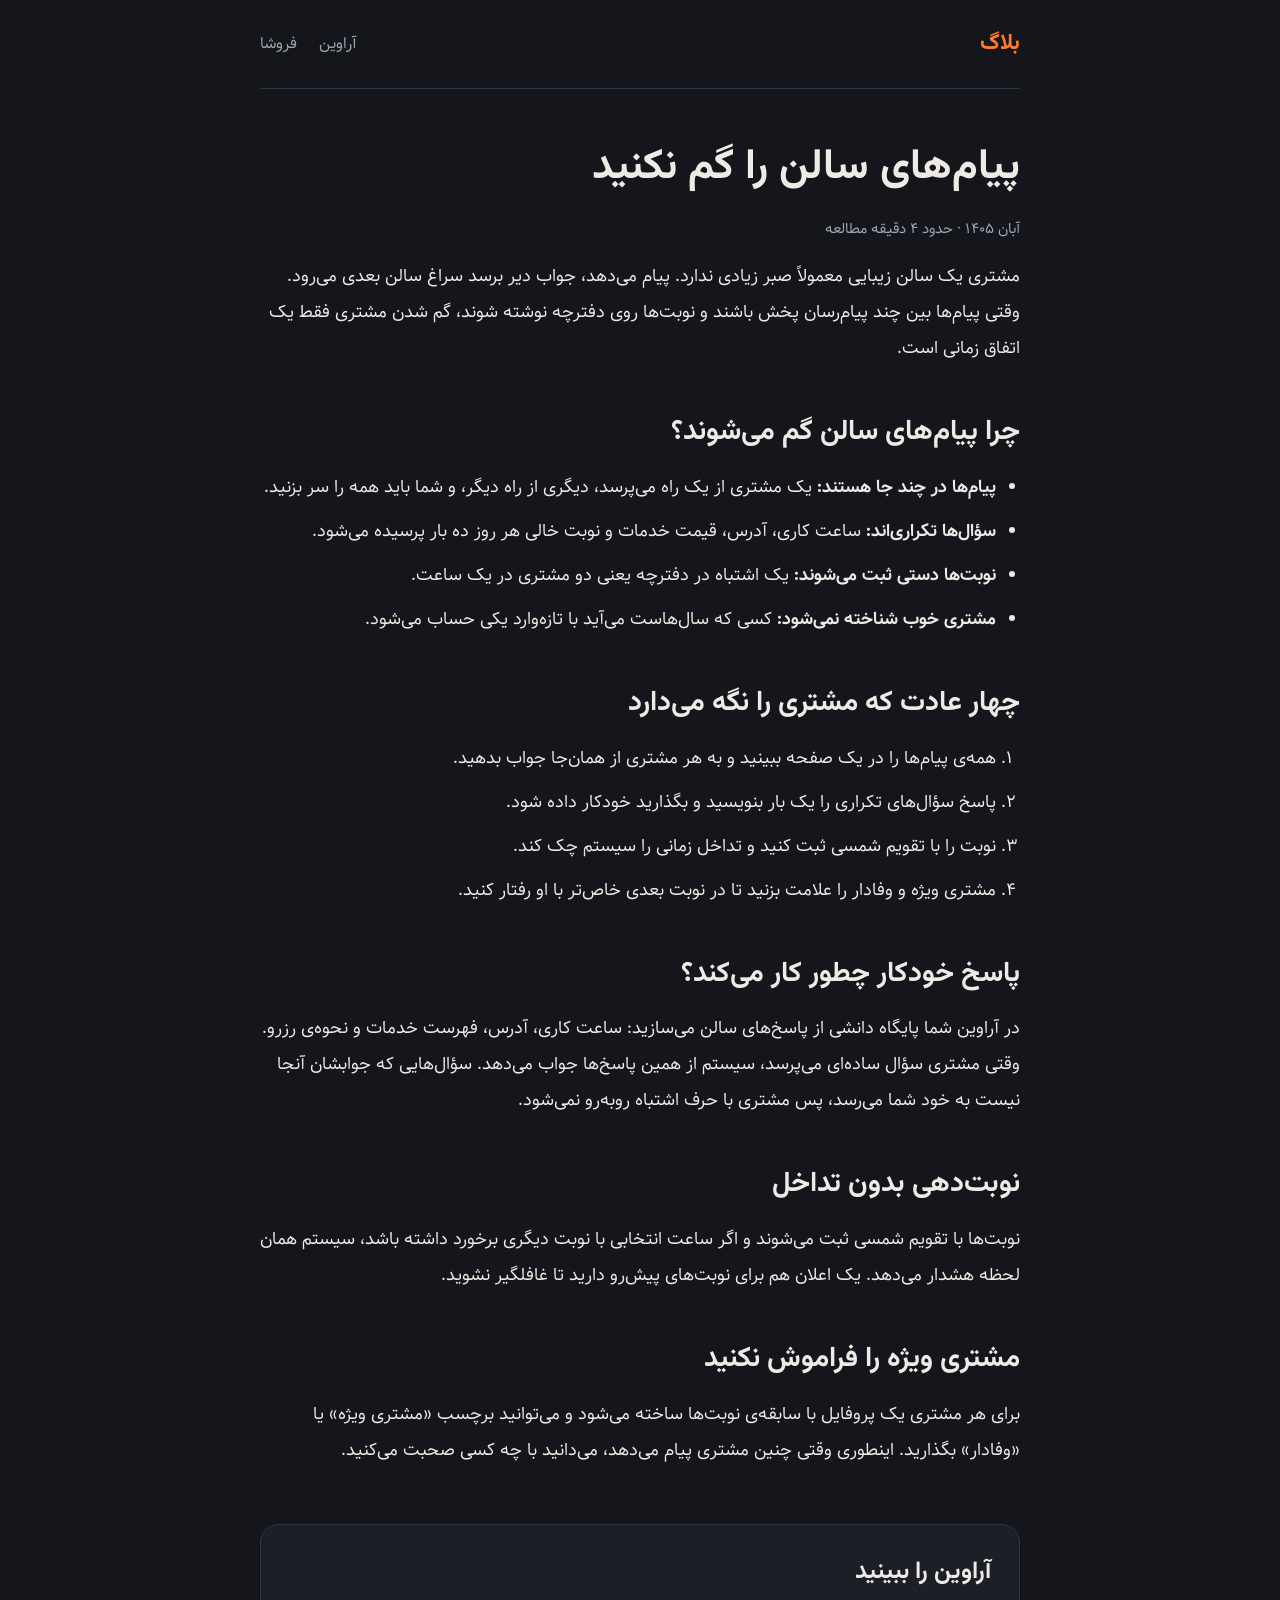
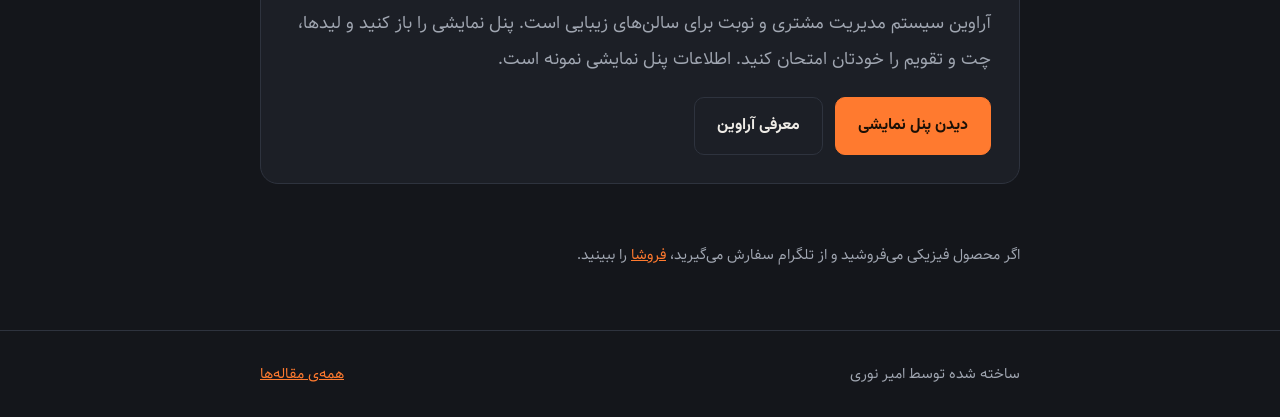
<file: blog/aravin-salon-messages.html>
<!DOCTYPE html>
<html lang="fa" dir="rtl">
<head>
<meta charset="utf-8">
<meta name="viewport" content="width=device-width, initial-scale=1">
<title>پیام‌های سالن را گم نکنید: چهار عادت برای نگه داشتن مشتری | بلاگ امیر نوری</title>
<meta name="description" content="پیام‌های مشتری سالن زیبایی بین چند پیام‌رسان گم می‌شود. چهار عادت ساده و یک سیستم مدیریت مشتری برای نگه داشتن مشتری و نوبت‌دهی بدون تداخل.">
<link rel="canonical" href="https://www.andev.ir/blog/aravin-salon-messages.html">
<meta property="og:type" content="article">
<meta property="og:locale" content="fa_IR">
<meta property="og:title" content="پیام‌های سالن را گم نکنید">
<meta property="og:description" content="چهار عادت ساده برای نگه داشتن مشتری سالن و مدیریت نوبت‌ها.">
<script type="application/ld+json">{"@context":"https://schema.org","@type":"Article","headline":"پیام‌های سالن را گم نکنید","inLanguage":"fa","datePublished":"2026-11-10","author":{"@type":"Person","name":"امیر نوری","url":"https://www.andev.ir/"}}</script>
<link rel="stylesheet" href="blog.css">
</head>
<body>
<div class="wrap">
<header class="top">
<a class="brand" href="/blog/">بلاگ</a>
<nav><a href="/product-aravin.html">آراوین</a><a href="/product-forousha.html">فروشا</a></nav>
</header>
<article>
<h1>پیام‌های سالن را گم نکنید</h1>
<p class="meta">آبان ۱۴۰۵ · حدود ۴ دقیقه مطالعه</p>

<p>مشتری یک سالن زیبایی معمولاً صبر زیادی ندارد. پیام می‌دهد، جواب دیر برسد سراغ سالن بعدی می‌رود. وقتی پیام‌ها بین چند پیام‌رسان پخش باشند و نوبت‌ها روی دفترچه نوشته شوند، گم شدن مشتری فقط یک اتفاق زمانی است.</p>

<h2>چرا پیام‌های سالن گم می‌شوند؟</h2>
<ul>
<li><strong>پیام‌ها در چند جا هستند:</strong> یک مشتری از یک راه می‌پرسد، دیگری از راه دیگر، و شما باید همه را سر بزنید.</li>
<li><strong>سؤال‌ها تکراری‌اند:</strong> ساعت کاری، آدرس، قیمت خدمات و نوبت خالی هر روز ده بار پرسیده می‌شود.</li>
<li><strong>نوبت‌ها دستی ثبت می‌شوند:</strong> یک اشتباه در دفترچه یعنی دو مشتری در یک ساعت.</li>
<li><strong>مشتری خوب شناخته نمی‌شود:</strong> کسی که سال‌هاست می‌آید با تازه‌وارد یکی حساب می‌شود.</li>
</ul>

<h2>چهار عادت که مشتری را نگه می‌دارد</h2>
<ol>
<li>همه‌ی پیام‌ها را در یک صفحه ببینید و به هر مشتری از همان‌جا جواب بدهید.</li>
<li>پاسخ سؤال‌های تکراری را یک بار بنویسید و بگذارید خودکار داده شود.</li>
<li>نوبت را با تقویم شمسی ثبت کنید و تداخل زمانی را سیستم چک کند.</li>
<li>مشتری ویژه و وفادار را علامت بزنید تا در نوبت بعدی خاص‌تر با او رفتار کنید.</li>
</ol>

<h2>پاسخ خودکار چطور کار می‌کند؟</h2>
<p>در آراوین شما پایگاه دانشی از پاسخ‌های سالن می‌سازید: ساعت کاری، آدرس، فهرست خدمات و نحوه‌ی رزرو. وقتی مشتری سؤال ساده‌ای می‌پرسد، سیستم از همین پاسخ‌ها جواب می‌دهد. سؤال‌هایی که جوابشان آنجا نیست به خود شما می‌رسد، پس مشتری با حرف اشتباه روبه‌رو نمی‌شود.</p>

<h2>نوبت‌دهی بدون تداخل</h2>
<p>نوبت‌ها با تقویم شمسی ثبت می‌شوند و اگر ساعت انتخابی با نوبت دیگری برخورد داشته باشد، سیستم همان لحظه هشدار می‌دهد. یک اعلان هم برای نوبت‌های پیش‌رو دارید تا غافلگیر نشوید.</p>

<h2>مشتری ویژه را فراموش نکنید</h2>
<p>برای هر مشتری یک پروفایل با سابقه‌ی نوبت‌ها ساخته می‌شود و می‌توانید برچسب «مشتری ویژه» یا «وفادار» بگذارید. اینطوری وقتی چنین مشتری پیام می‌دهد، می‌دانید با چه کسی صحبت می‌کنید.</p>

<aside class="cta">
<h2>آراوین را ببینید</h2>
<p>آراوین سیستم مدیریت مشتری و نوبت برای سالن‌های زیبایی است. پنل نمایشی را باز کنید و لیدها، چت و تقویم را خودتان امتحان کنید. اطلاعات پنل نمایشی نمونه است.</p>
<div class="row">
<a class="btn primary" href="https://demo.andev.ir/login.html" target="_blank" rel="noopener">دیدن پنل نمایشی</a>
<a class="btn" href="/product-aravin.html">معرفی آراوین</a>
</div>
</aside>

<p class="meta">اگر محصول فیزیکی می‌فروشید و از تلگرام سفارش می‌گیرید، <a href="/product-forousha.html">فروشا</a> را ببینید.</p>
</article>
</div>
<footer><div class="wrap"><span>ساخته شده توسط امیر نوری</span><a href="/blog/">همه‌ی مقاله‌ها</a></div></footer>
</body>
</html>
</file>
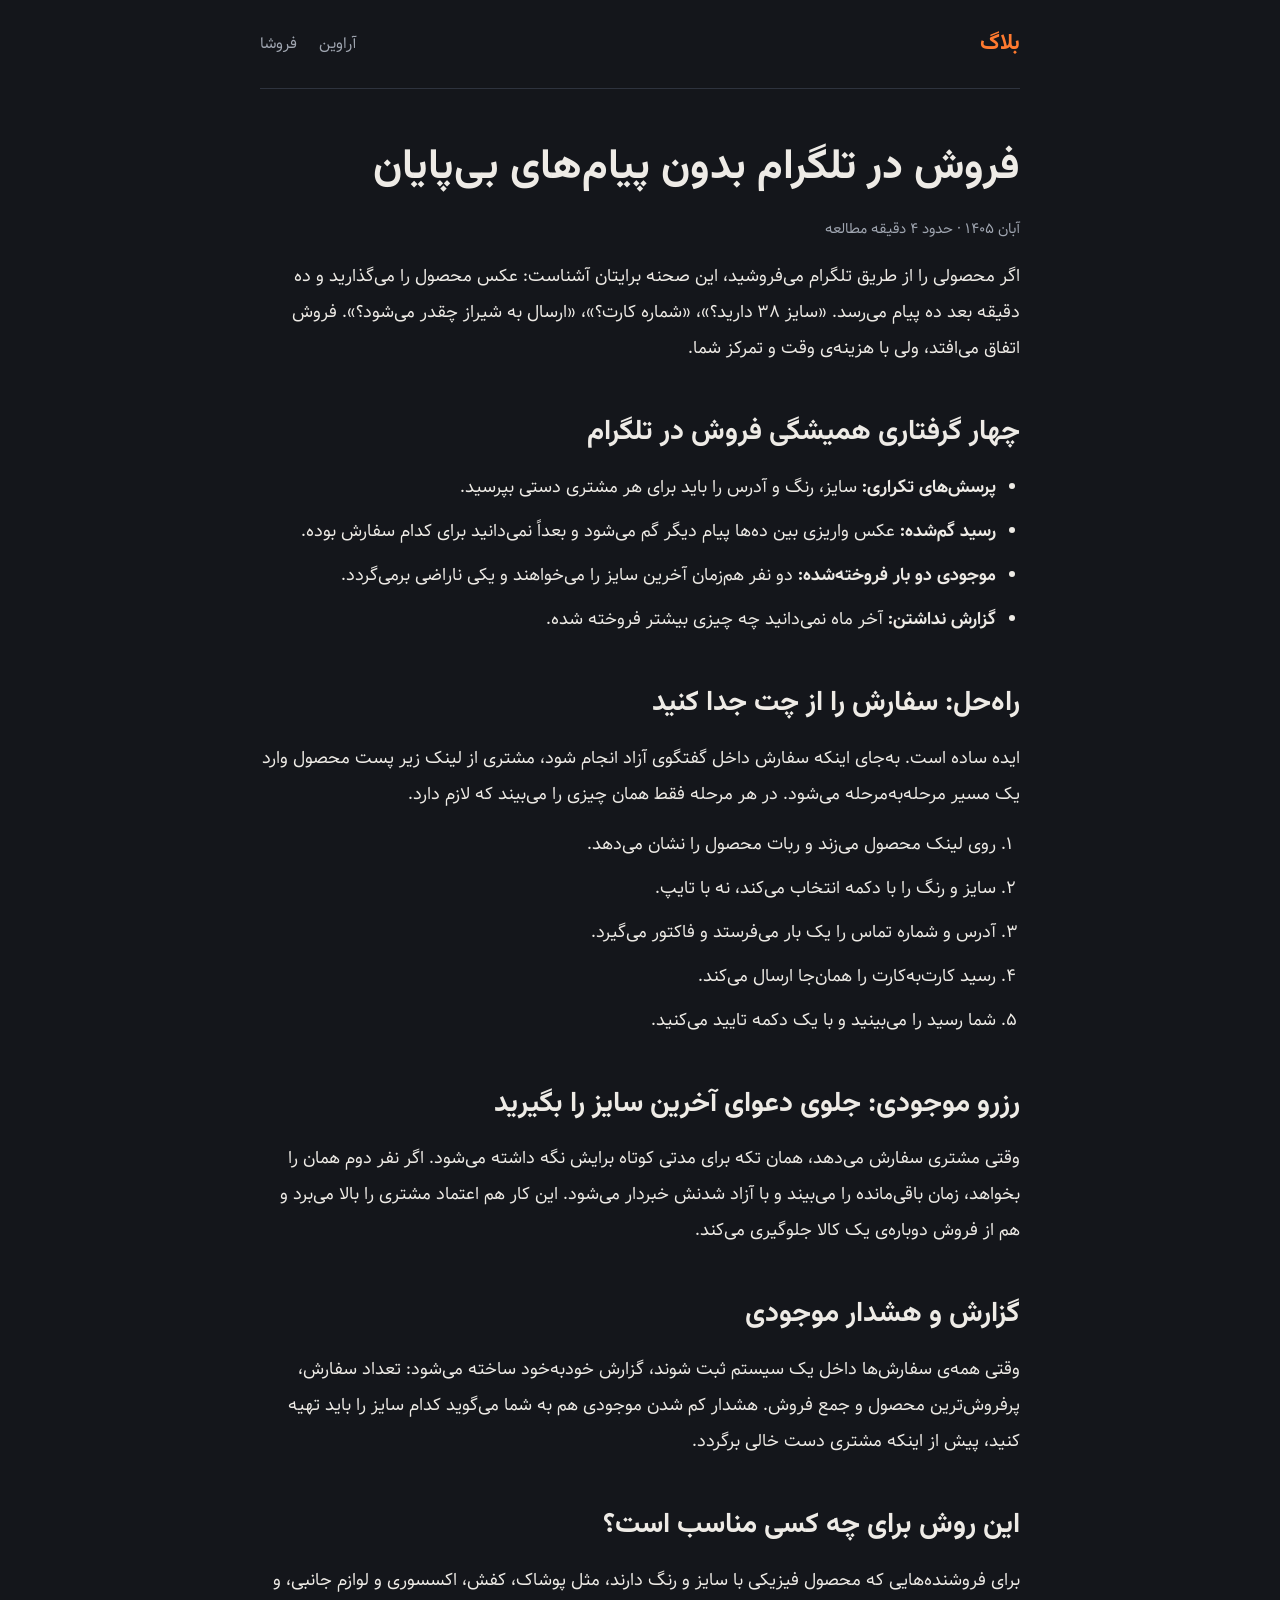
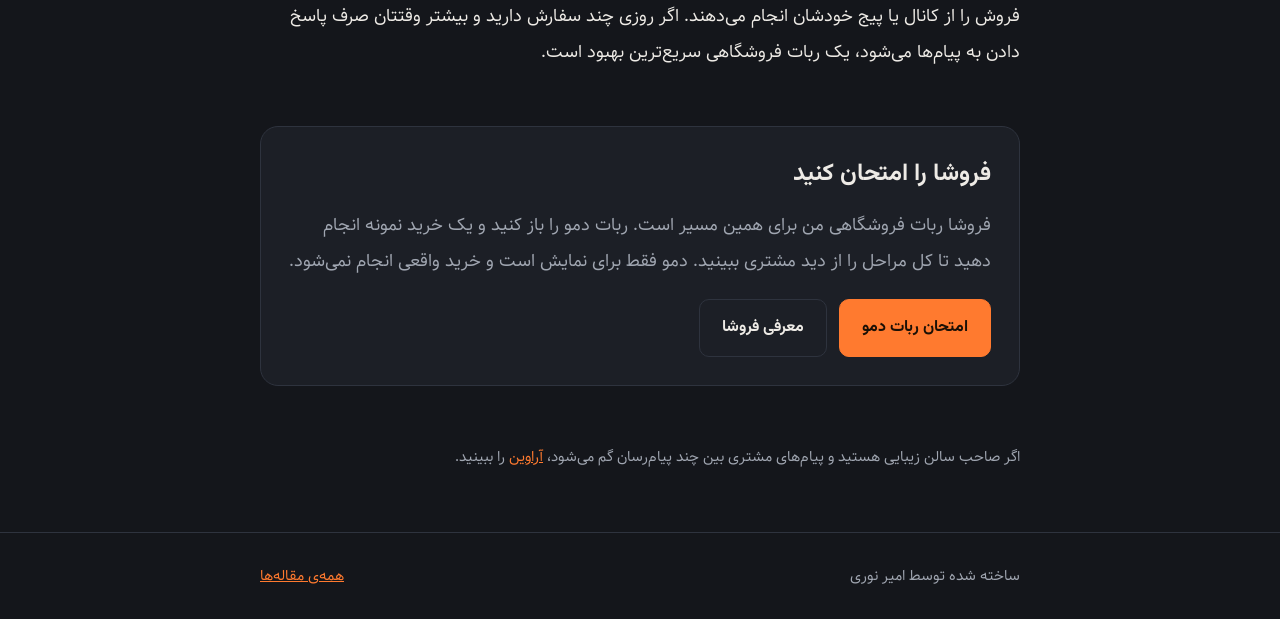
<file: blog/forousha-sales-in-telegram.html>
<!DOCTYPE html>
<html lang="fa" dir="rtl">
<head>
<meta charset="utf-8">
<meta name="viewport" content="width=device-width, initial-scale=1">
<title>فروش در تلگرام بدون پیام‌های بی‌پایان | بلاگ امیر نوری</title>
<meta name="description" content="فروشنده‌ها در تلگرام با سایز، آدرس، رسید و موجودی وقت زیادی از دست می‌دهند. ببینید ربات فروشگاهی چطور این چهار مشکل را حل می‌کند.">
<link rel="canonical" href="https://www.andev.ir/blog/forousha-sales-in-telegram.html">
<meta property="og:type" content="article">
<meta property="og:locale" content="fa_IR">
<meta property="og:title" content="فروش در تلگرام بدون پیام‌های بی‌پایان">
<meta property="og:description" content="چهار گرفتاری همیشگی فروشنده‌های تلگرامی و راه ساده‌ی خودکار کردن سفارش، رسید و موجودی.">
<script type="application/ld+json">{"@context":"https://schema.org","@type":"Article","headline":"فروش در تلگرام بدون پیام‌های بی‌پایان","inLanguage":"fa","datePublished":"2026-11-08","author":{"@type":"Person","name":"امیر نوری","url":"https://www.andev.ir/"}}</script>
<link rel="stylesheet" href="blog.css">
</head>
<body>
<div class="wrap">
<header class="top">
<a class="brand" href="/blog/">بلاگ</a>
<nav><a href="/product-aravin.html">آراوین</a><a href="/product-forousha.html">فروشا</a></nav>
</header>
<article>
<h1>فروش در تلگرام بدون پیام‌های بی‌پایان</h1>
<p class="meta">آبان ۱۴۰۵ · حدود ۴ دقیقه مطالعه</p>

<p>اگر محصولی را از طریق تلگرام می‌فروشید، این صحنه برایتان آشناست: عکس محصول را می‌گذارید و ده دقیقه بعد ده پیام می‌رسد. «سایز ۳۸ دارید؟»، «شماره کارت؟»، «ارسال به شیراز چقدر می‌شود؟». فروش اتفاق می‌افتد، ولی با هزینه‌ی وقت و تمرکز شما.</p>

<h2>چهار گرفتاری همیشگی فروش در تلگرام</h2>
<ul>
<li><strong>پرسش‌های تکراری:</strong> سایز، رنگ و آدرس را باید برای هر مشتری دستی بپرسید.</li>
<li><strong>رسید گم‌شده:</strong> عکس واریزی بین ده‌ها پیام دیگر گم می‌شود و بعداً نمی‌دانید برای کدام سفارش بوده.</li>
<li><strong>موجودی دو بار فروخته‌شده:</strong> دو نفر هم‌زمان آخرین سایز را می‌خواهند و یکی ناراضی برمی‌گردد.</li>
<li><strong>گزارش نداشتن:</strong> آخر ماه نمی‌دانید چه چیزی بیشتر فروخته شده.</li>
</ul>

<h2>راه‌حل: سفارش را از چت جدا کنید</h2>
<p>ایده ساده است. به‌جای اینکه سفارش داخل گفتگوی آزاد انجام شود، مشتری از لینک زیر پست محصول وارد یک مسیر مرحله‌به‌مرحله می‌شود. در هر مرحله فقط همان چیزی را می‌بیند که لازم دارد.</p>
<ol>
<li>روی لینک محصول می‌زند و ربات محصول را نشان می‌دهد.</li>
<li>سایز و رنگ را با دکمه انتخاب می‌کند، نه با تایپ.</li>
<li>آدرس و شماره تماس را یک بار می‌فرستد و فاکتور می‌گیرد.</li>
<li>رسید کارت‌به‌کارت را همان‌جا ارسال می‌کند.</li>
<li>شما رسید را می‌بینید و با یک دکمه تایید می‌کنید.</li>
</ol>

<h2>رزرو موجودی: جلوی دعوای آخرین سایز را بگیرید</h2>
<p>وقتی مشتری سفارش می‌دهد، همان تکه برای مدتی کوتاه برایش نگه داشته می‌شود. اگر نفر دوم همان را بخواهد، زمان باقی‌مانده را می‌بیند و با آزاد شدنش خبردار می‌شود. این کار هم اعتماد مشتری را بالا می‌برد و هم از فروش دوباره‌ی یک کالا جلوگیری می‌کند.</p>

<h2>گزارش و هشدار موجودی</h2>
<p>وقتی همه‌ی سفارش‌ها داخل یک سیستم ثبت شوند، گزارش خودبه‌خود ساخته می‌شود: تعداد سفارش، پرفروش‌ترین محصول و جمع فروش. هشدار کم شدن موجودی هم به شما می‌گوید کدام سایز را باید تهیه کنید، پیش از اینکه مشتری دست خالی برگردد.</p>

<h2>این روش برای چه کسی مناسب است؟</h2>
<p>برای فروشنده‌هایی که محصول فیزیکی با سایز و رنگ دارند، مثل پوشاک، کفش، اکسسوری و لوازم جانبی، و فروش را از کانال یا پیج خودشان انجام می‌دهند. اگر روزی چند سفارش دارید و بیشتر وقتتان صرف پاسخ دادن به پیام‌ها می‌شود، یک ربات فروشگاهی سریع‌ترین بهبود است.</p>

<aside class="cta">
<h2>فروشا را امتحان کنید</h2>
<p>فروشا ربات فروشگاهی من برای همین مسیر است. ربات دمو را باز کنید و یک خرید نمونه انجام دهید تا کل مراحل را از دید مشتری ببینید. دمو فقط برای نمایش است و خرید واقعی انجام نمی‌شود.</p>
<div class="row">
<a class="btn primary" href="https://t.me/nemounehshop_bot" target="_blank" rel="noopener">امتحان ربات دمو</a>
<a class="btn" href="/product-forousha.html">معرفی فروشا</a>
</div>
</aside>

<p class="meta">اگر صاحب سالن زیبایی هستید و پیام‌های مشتری بین چند پیام‌رسان گم می‌شود، <a href="/product-aravin.html">آراوین</a> را ببینید.</p>
</article>
</div>
<footer><div class="wrap"><span>ساخته شده توسط امیر نوری</span><a href="/blog/">همه‌ی مقاله‌ها</a></div></footer>
</body>
</html>
</file>
<file: blog/blog.css>
@font-face{font-family:'Vazirmatn';src:url('/fonts/Vazirmatn/Vazirmatn-Regular.woff2') format('woff2');font-weight:400;font-display:swap}
@font-face{font-family:'Vazirmatn';src:url('/fonts/Vazirmatn/Vazirmatn-Bold.woff2') format('woff2');font-weight:700;font-display:swap}
@font-face{font-family:'Samim';src:url('/fonts/Samim/Samim-FD.woff2') format('woff2');font-weight:400;font-display:swap}
@font-face{font-family:'Samim';src:url('/fonts/Samim/Samim-Bold-FD.woff2') format('woff2');font-weight:700;font-display:swap}
:root{--bg:#14161B;--panel:#1C1F26;--line:#2E333E;--text:#EEEBE6;--muted:#A0A6B1;--accent:#FF7A2F;--ink:#1B1006}
*{box-sizing:border-box;margin:0}
body{background:var(--bg);color:var(--text);font-family:'Samim',Tahoma,sans-serif;font-size:18px;line-height:2;-webkit-font-smoothing:antialiased}
h1,h2,h3,.brand,.btn{font-family:'Vazirmatn','Samim',Tahoma,sans-serif}
a{color:var(--accent)}
:focus-visible{outline:2px solid var(--accent);outline-offset:3px;border-radius:6px}
.wrap{width:min(760px,92vw);margin-inline:auto}
.top{display:flex;justify-content:space-between;align-items:center;padding:22px 0;border-bottom:1px solid var(--line)}
.brand{font-weight:700;font-size:22px;text-decoration:none}
.top nav{display:flex;gap:22px}
.top nav a{color:var(--muted);text-decoration:none;font-size:16px}
.top nav a:hover{color:var(--text)}
h1{font-size:clamp(28px,4.6vw,42px);line-height:1.5;margin:48px 0 10px}
h2{font-size:clamp(22px,3vw,28px);line-height:1.6;margin:44px 0 10px}
.meta{color:var(--muted);font-size:15px}
p{margin-top:14px}
ol,ul{margin:14px 0 0;padding-inline-start:24px}
li{margin-top:8px}
.cta{margin:56px 0;padding:28px;border:1px solid var(--line);border-radius:18px;background:var(--panel)}
.cta h2{margin:0 0 6px;font-size:24px}
.cta p{color:var(--muted)}
.row{display:flex;flex-wrap:wrap;gap:12px;margin-top:20px}
.btn{display:inline-flex;padding:12px 22px;border-radius:10px;font-weight:700;font-size:16px;text-decoration:none;border:1.5px solid var(--line);color:var(--text)}
.btn.primary{background:var(--accent);color:var(--ink);border-color:var(--accent)}
.post{display:block;margin-top:28px;padding:26px;border:1px solid var(--line);border-radius:18px;background:var(--panel);text-decoration:none;color:var(--text);transition:border-color .2s}
.post:hover{border-color:var(--accent)}
.post h2{margin:6px 0 4px;font-size:24px}
.post p{color:var(--muted);margin-top:6px}
footer{border-top:1px solid var(--line);margin-top:60px;padding:28px 0;color:var(--muted);font-size:15px}
footer .wrap{display:flex;flex-wrap:wrap;justify-content:space-between;gap:10px}
@media (prefers-reduced-motion:reduce){*{transition:none!important}}
</file>
